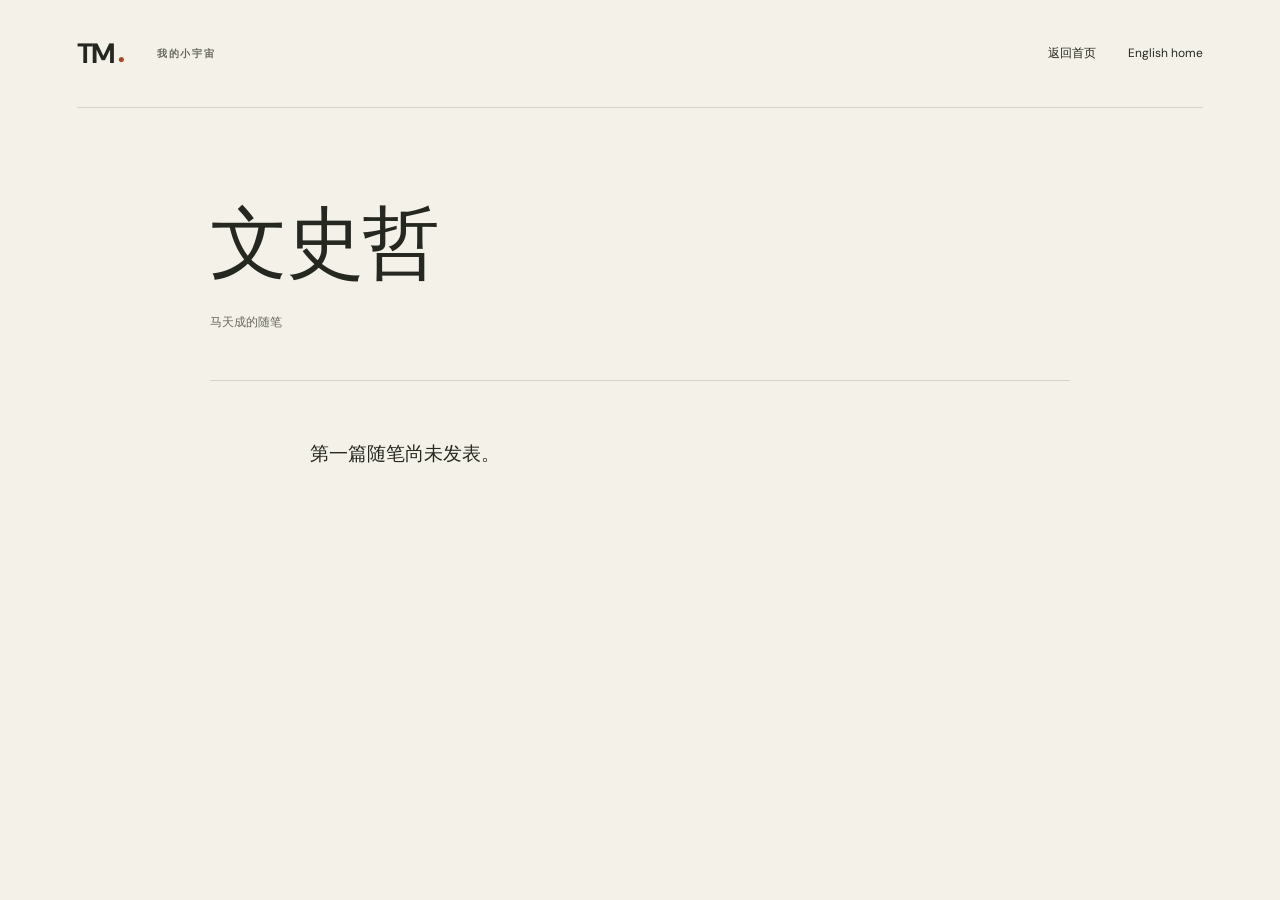
<file: essays.html>
<!doctype html>
<html lang="zh-CN">
<head>
  <meta charset="utf-8">
  <meta name="viewport" content="width=device-width,initial-scale=1">
  <meta name="theme-color" content="#f4f1e9">
  <title>文史哲 · 马天成</title>
  <link rel="icon" href="assets/favicon.svg" type="image/svg+xml">
  <link rel="stylesheet" href="style.css">
</head>
<body>
  <a class="skip" href="#main">跳至正文</a>
  <header class="masthead wrap">
    <a class="wordmark" href="index-zh.html" aria-label="马天成的主页">TM<span class="orbit-dot">●</span></a>
    <span class="edition">我的小宇宙</span>
    <nav aria-label="主导航">
      <a href="index-zh.html#essays">返回首页</a>
      <a href="index.html#essays" lang="en">English home</a>
    </nav>
  </header>
  <main id="main" class="reading-page wrap">
    <header class="reading-heading">
      <h1>文史哲</h1>
      <p class="reading-byline">马天成的随笔</p>
    </header>
    <div class="reading-prose">
      <!-- 在此处添加新文章，最新一篇放在最上方。格式见 EDITING-STORIES.md。 -->
      <p>第一篇随笔尚未发表。</p>
    </div>
  </main>
</body>
</html>
</file>
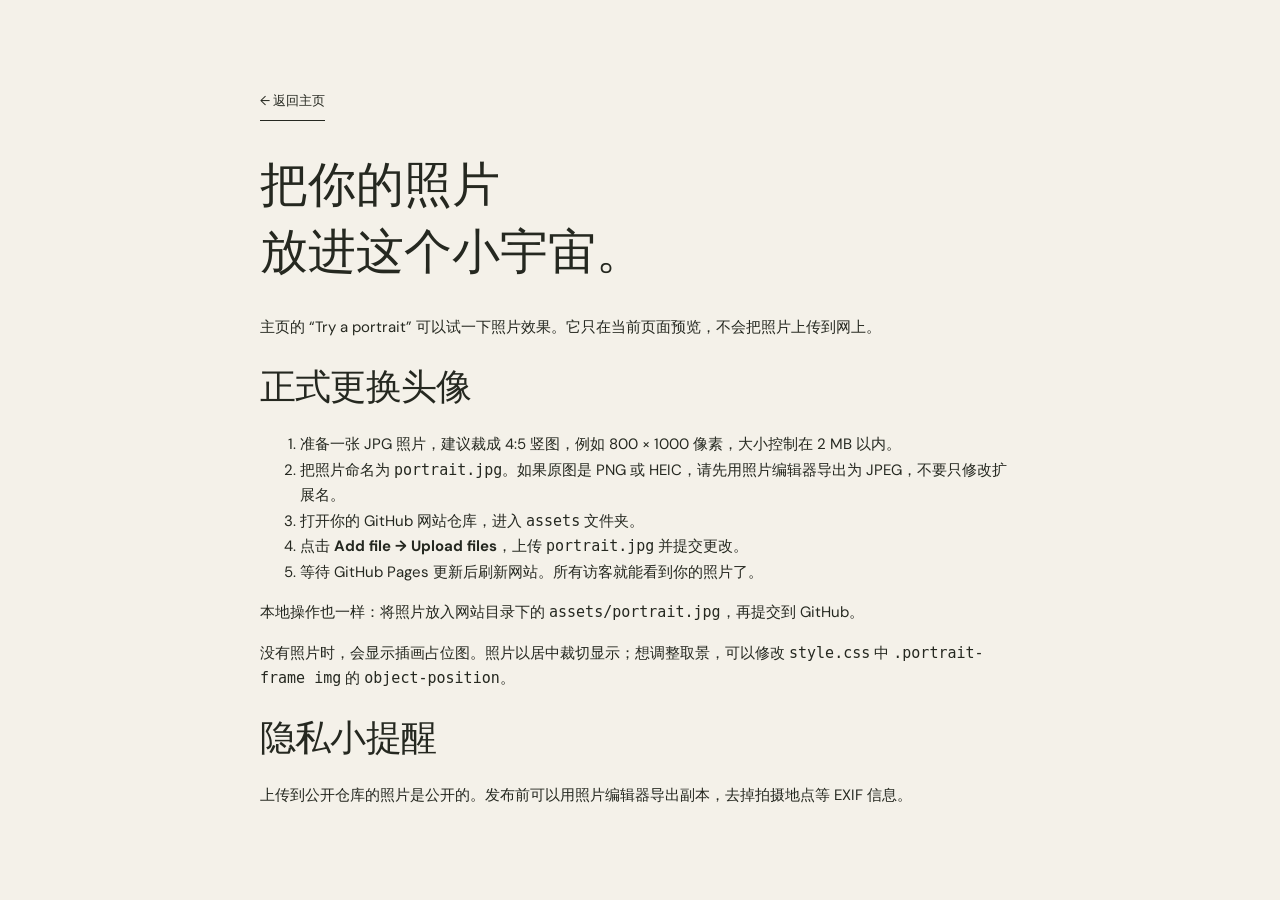
<file: PHOTO-GUIDE.html>
<!doctype html><html lang="zh-CN"><head><meta charset="utf-8"><meta name="viewport" content="width=device-width,initial-scale=1"><title>更换头像 · 马天成</title><link rel="stylesheet" href="style.css"></head><body><main class="wrap" style="max-width:760px;padding:60px 0"><a class="text-link" href="index.html">← 返回主页</a><h1 style="font-size:48px;letter-spacing:0;line-height:1.4">把你的照片<br>放进这个小宇宙。</h1><p>主页的 “Try a portrait” 可以试一下照片效果。它只在当前页面预览，不会把照片上传到网上。</p><h2>正式更换头像</h2><ol><li>准备一张 JPG 照片，建议裁成 4:5 竖图，例如 800 × 1000 像素，大小控制在 2 MB 以内。</li><li>把照片命名为 <code>portrait.jpg</code>。如果原图是 PNG 或 HEIC，请先用照片编辑器导出为 JPEG，不要只修改扩展名。</li><li>打开你的 GitHub 网站仓库，进入 <code>assets</code> 文件夹。</li><li>点击 <strong>Add file → Upload files</strong>，上传 <code>portrait.jpg</code> 并提交更改。</li><li>等待 GitHub Pages 更新后刷新网站。所有访客就能看到你的照片了。</li></ol><p>本地操作也一样：将照片放入网站目录下的 <code>assets/portrait.jpg</code>，再提交到 GitHub。</p><p>没有照片时，会显示插画占位图。照片以居中裁切显示；想调整取景，可以修改 <code>style.css</code> 中 <code>.portrait-frame img</code> 的 <code>object-position</code>。</p><h2>隐私小提醒</h2><p>上传到公开仓库的照片是公开的。发布前可以用照片编辑器导出副本，去掉拍摄地点等 EXIF 信息。</p></main></body></html>
</file>
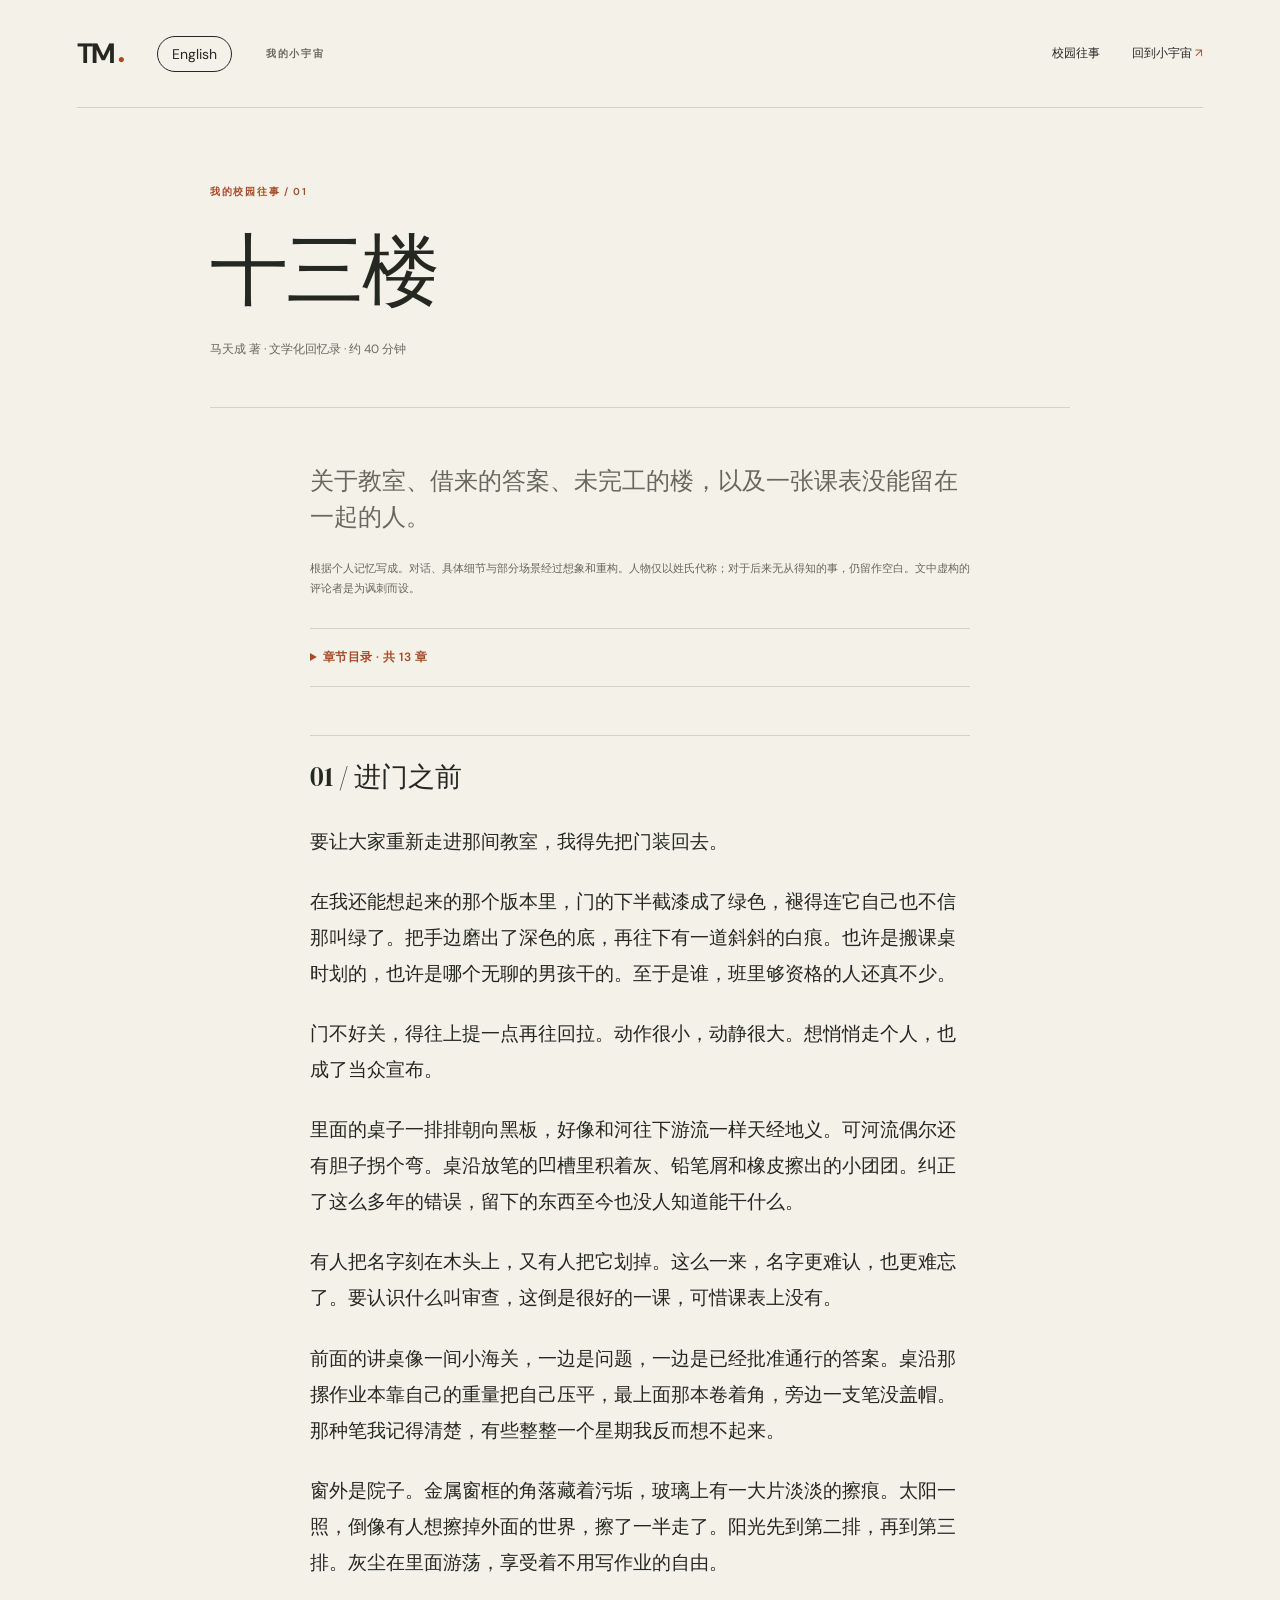
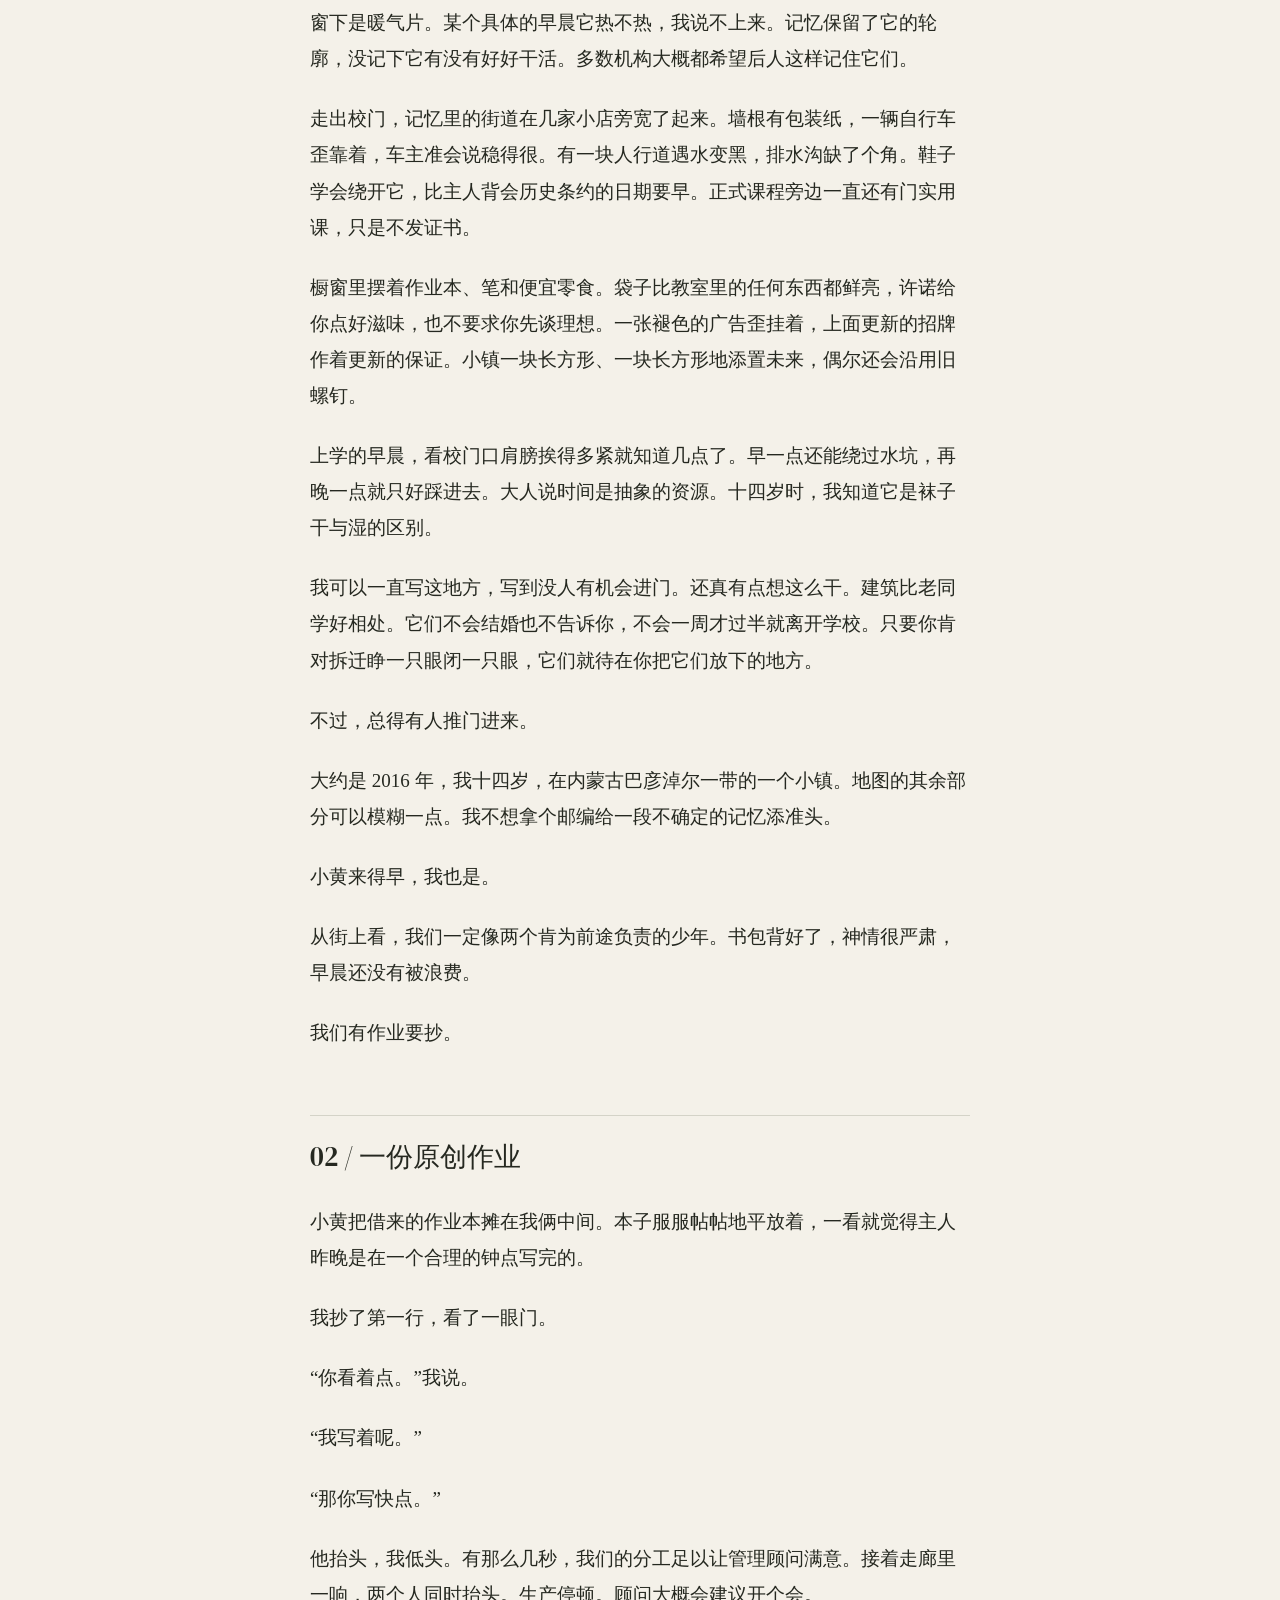
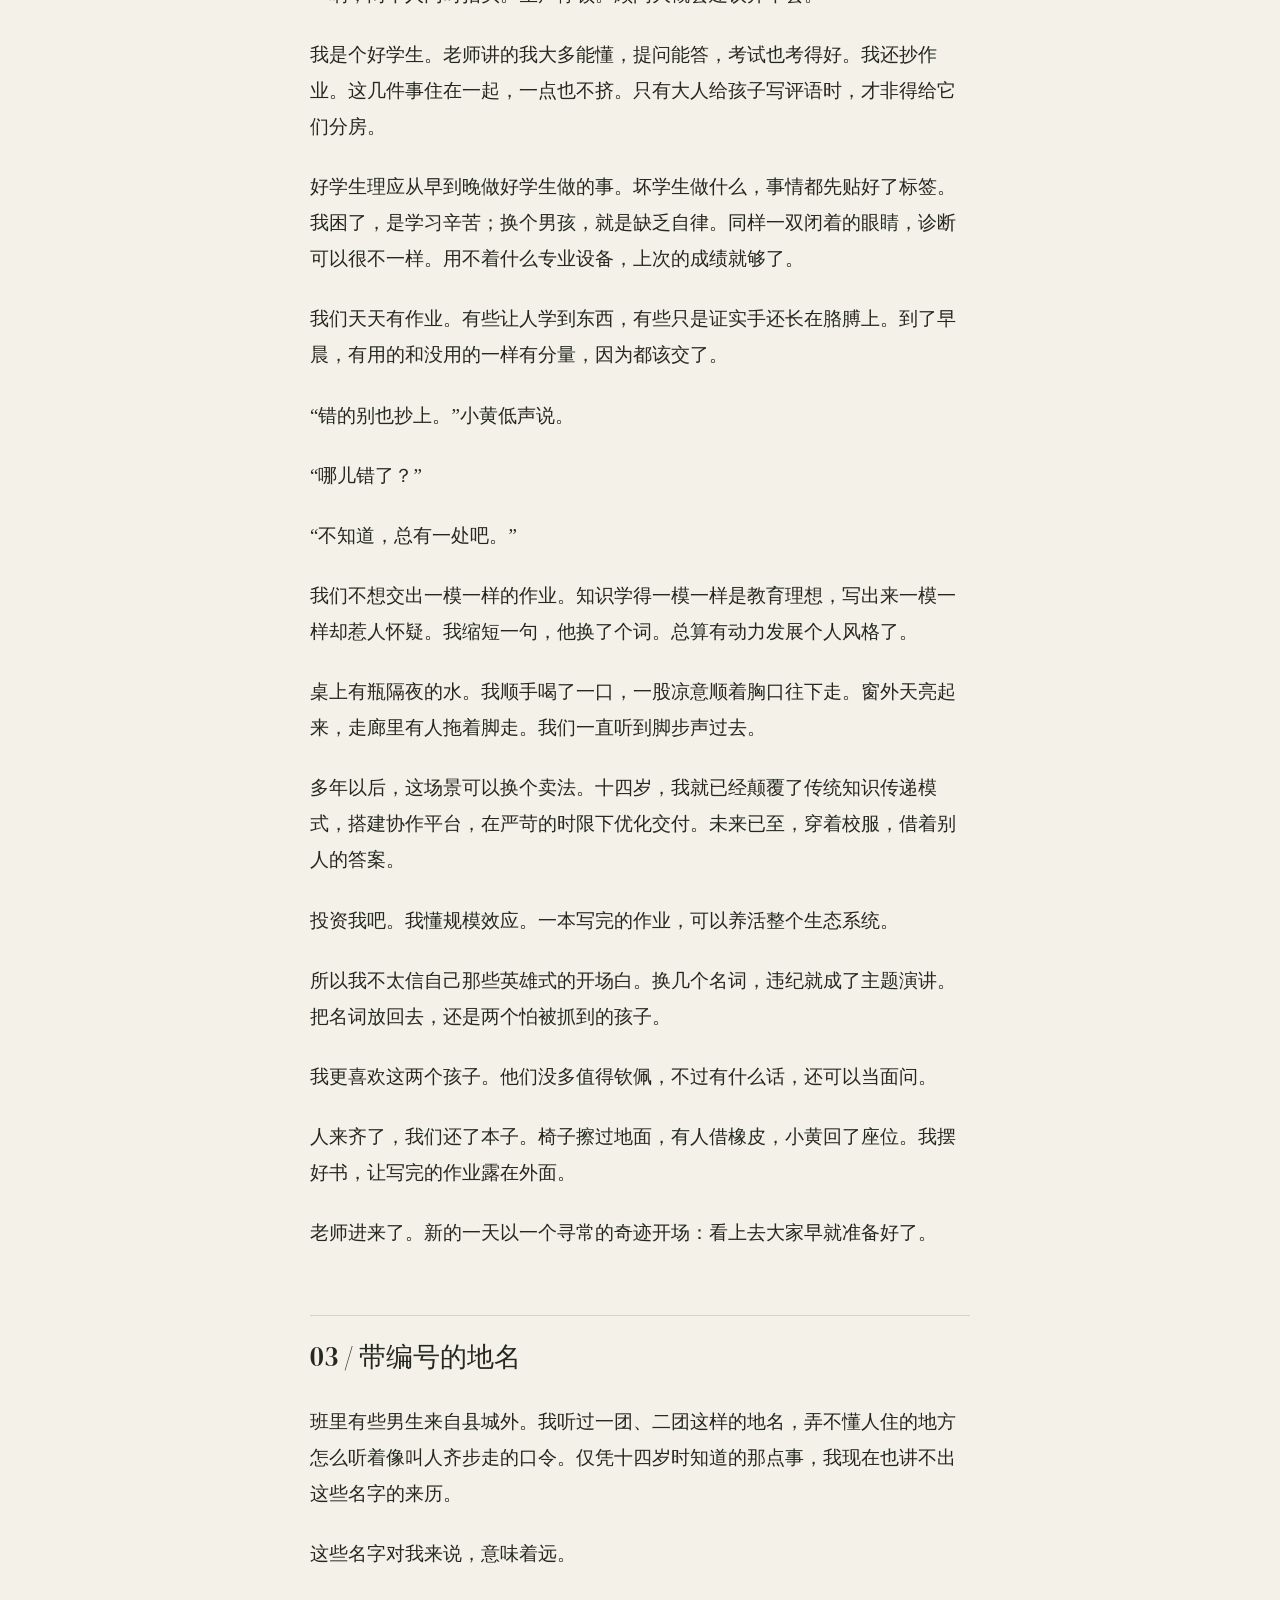
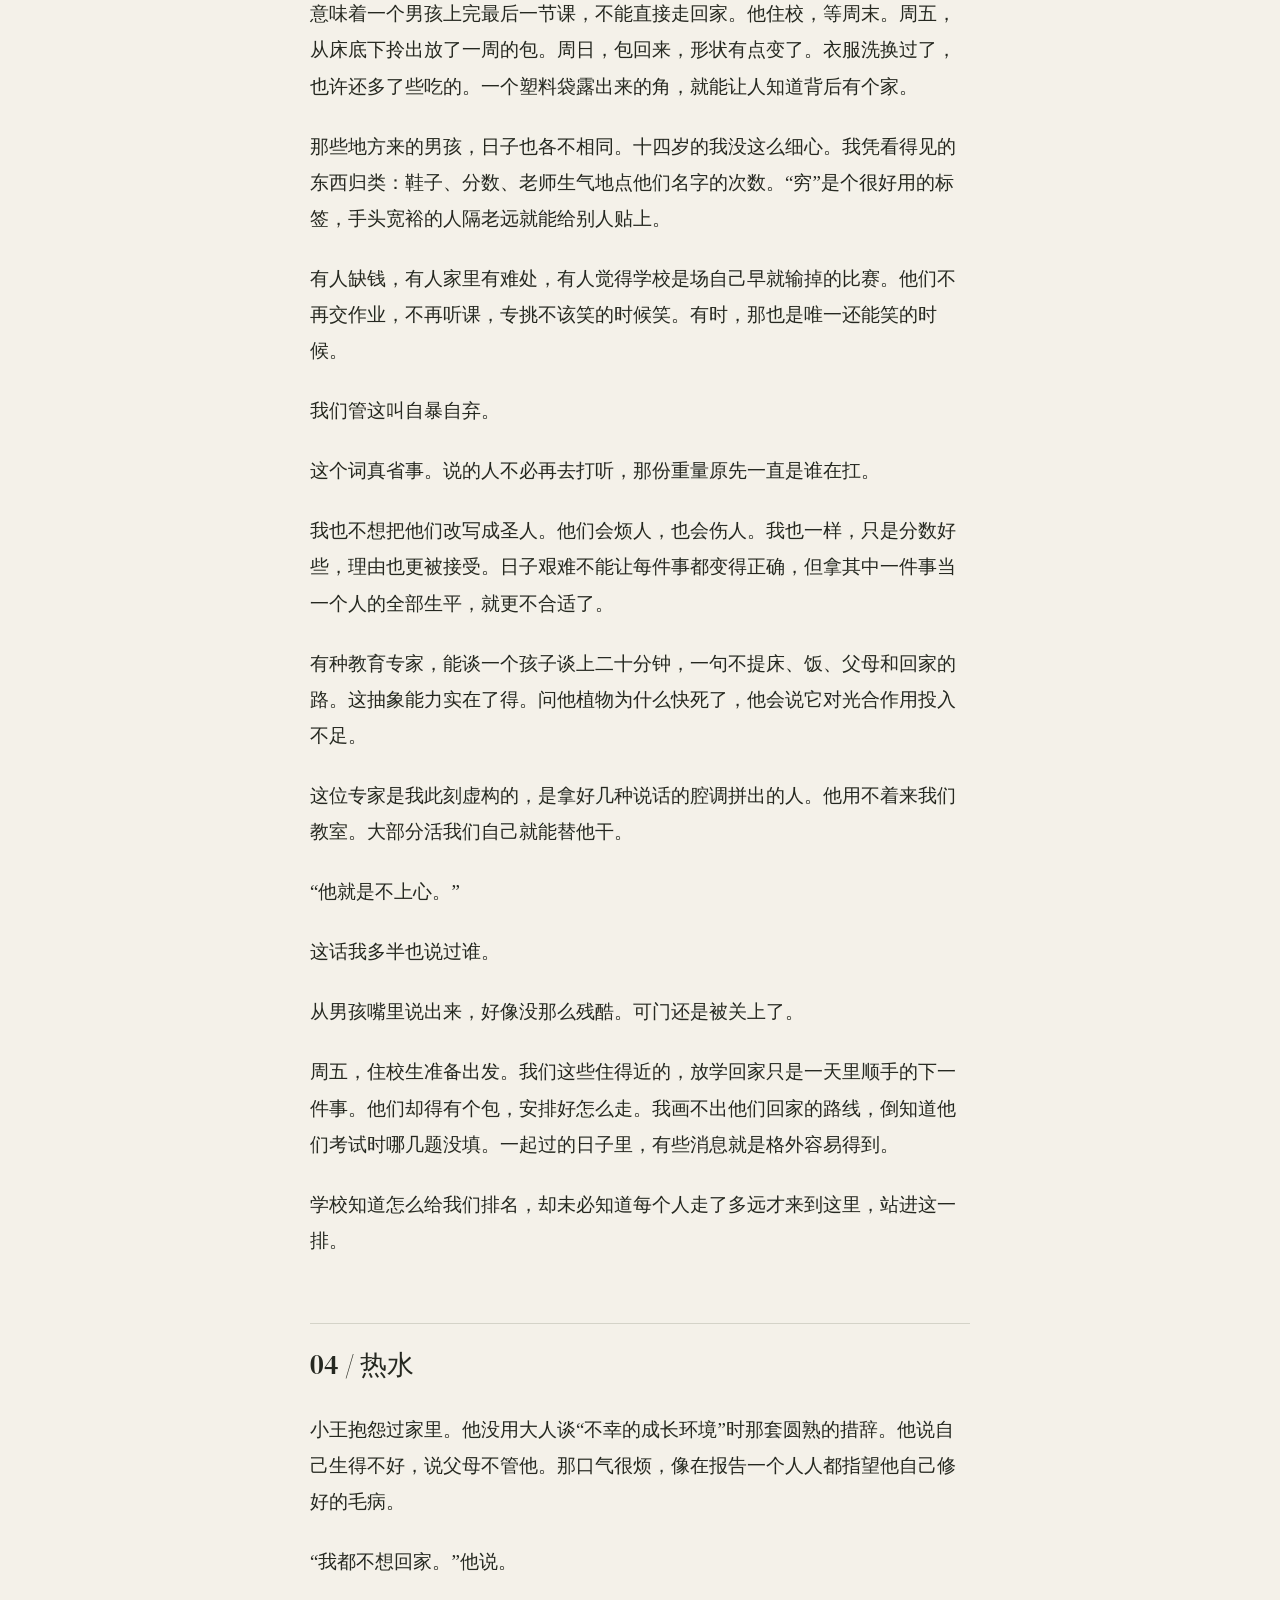
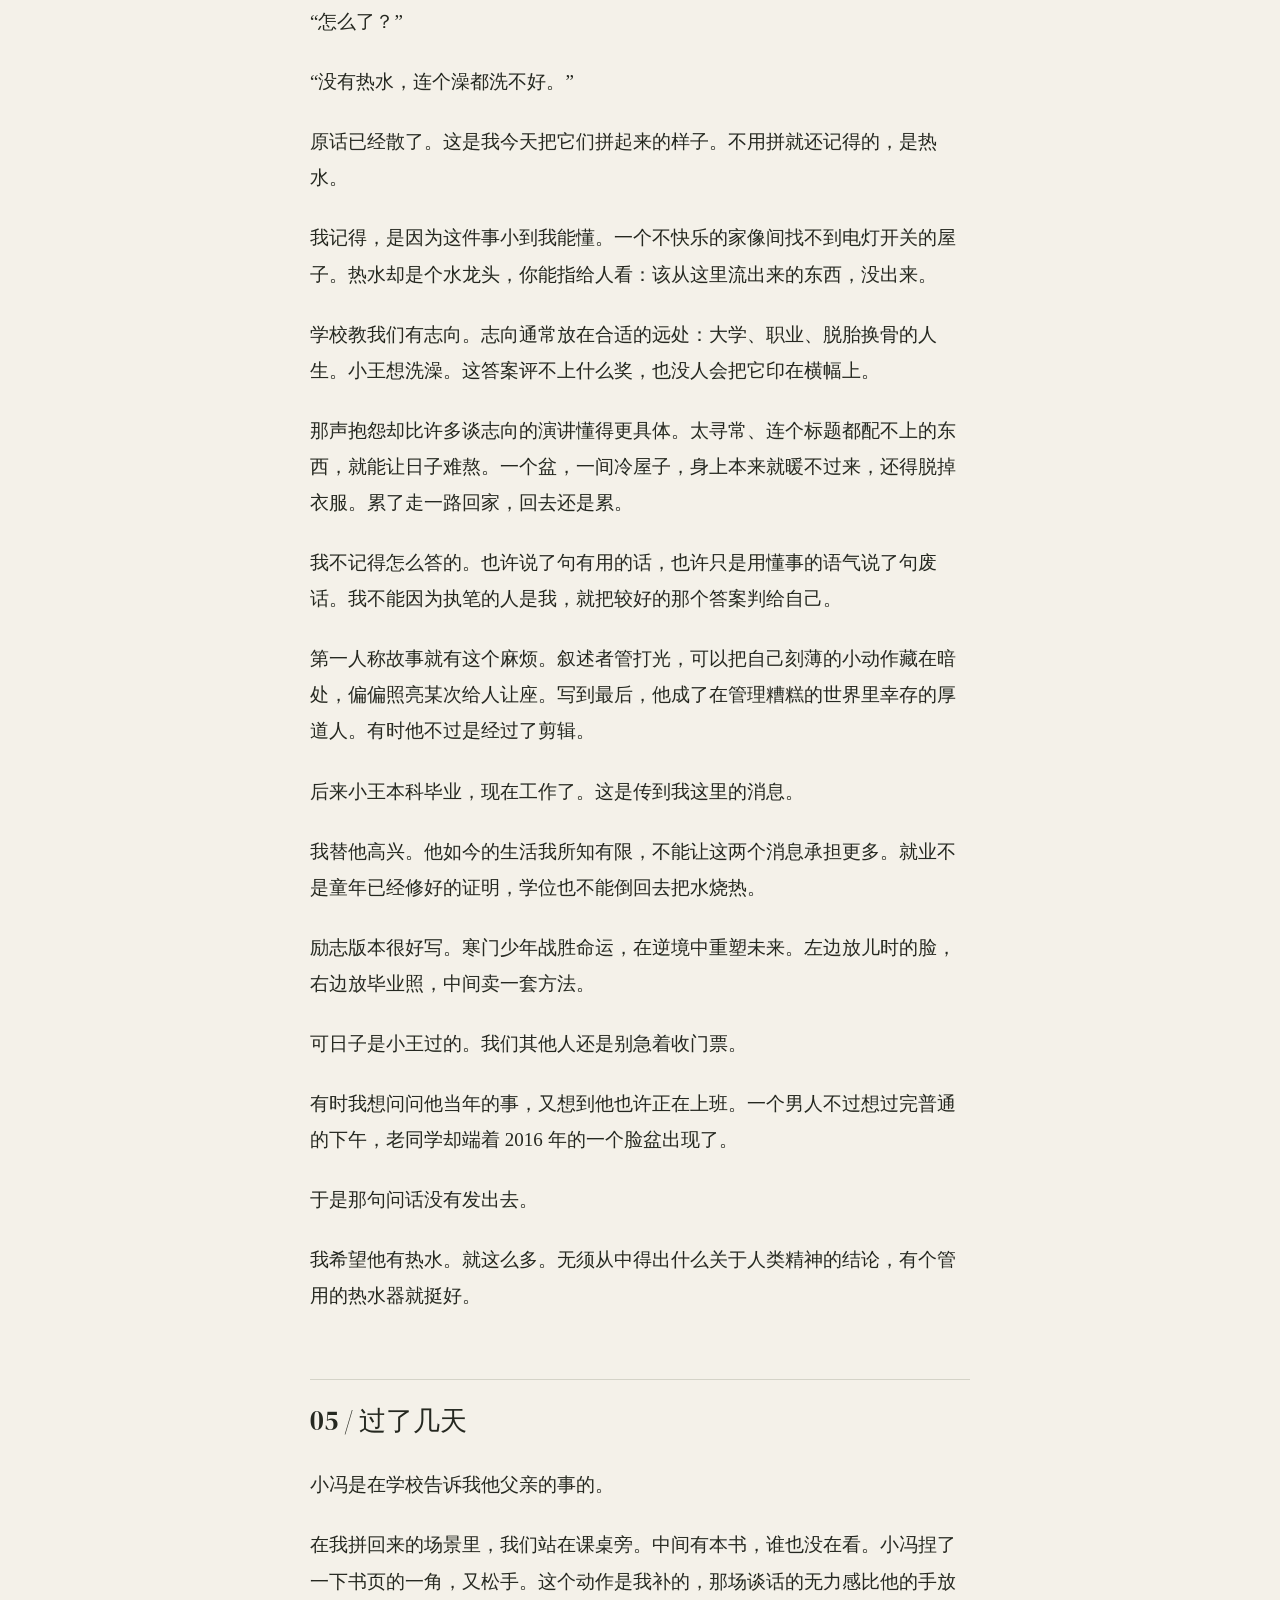
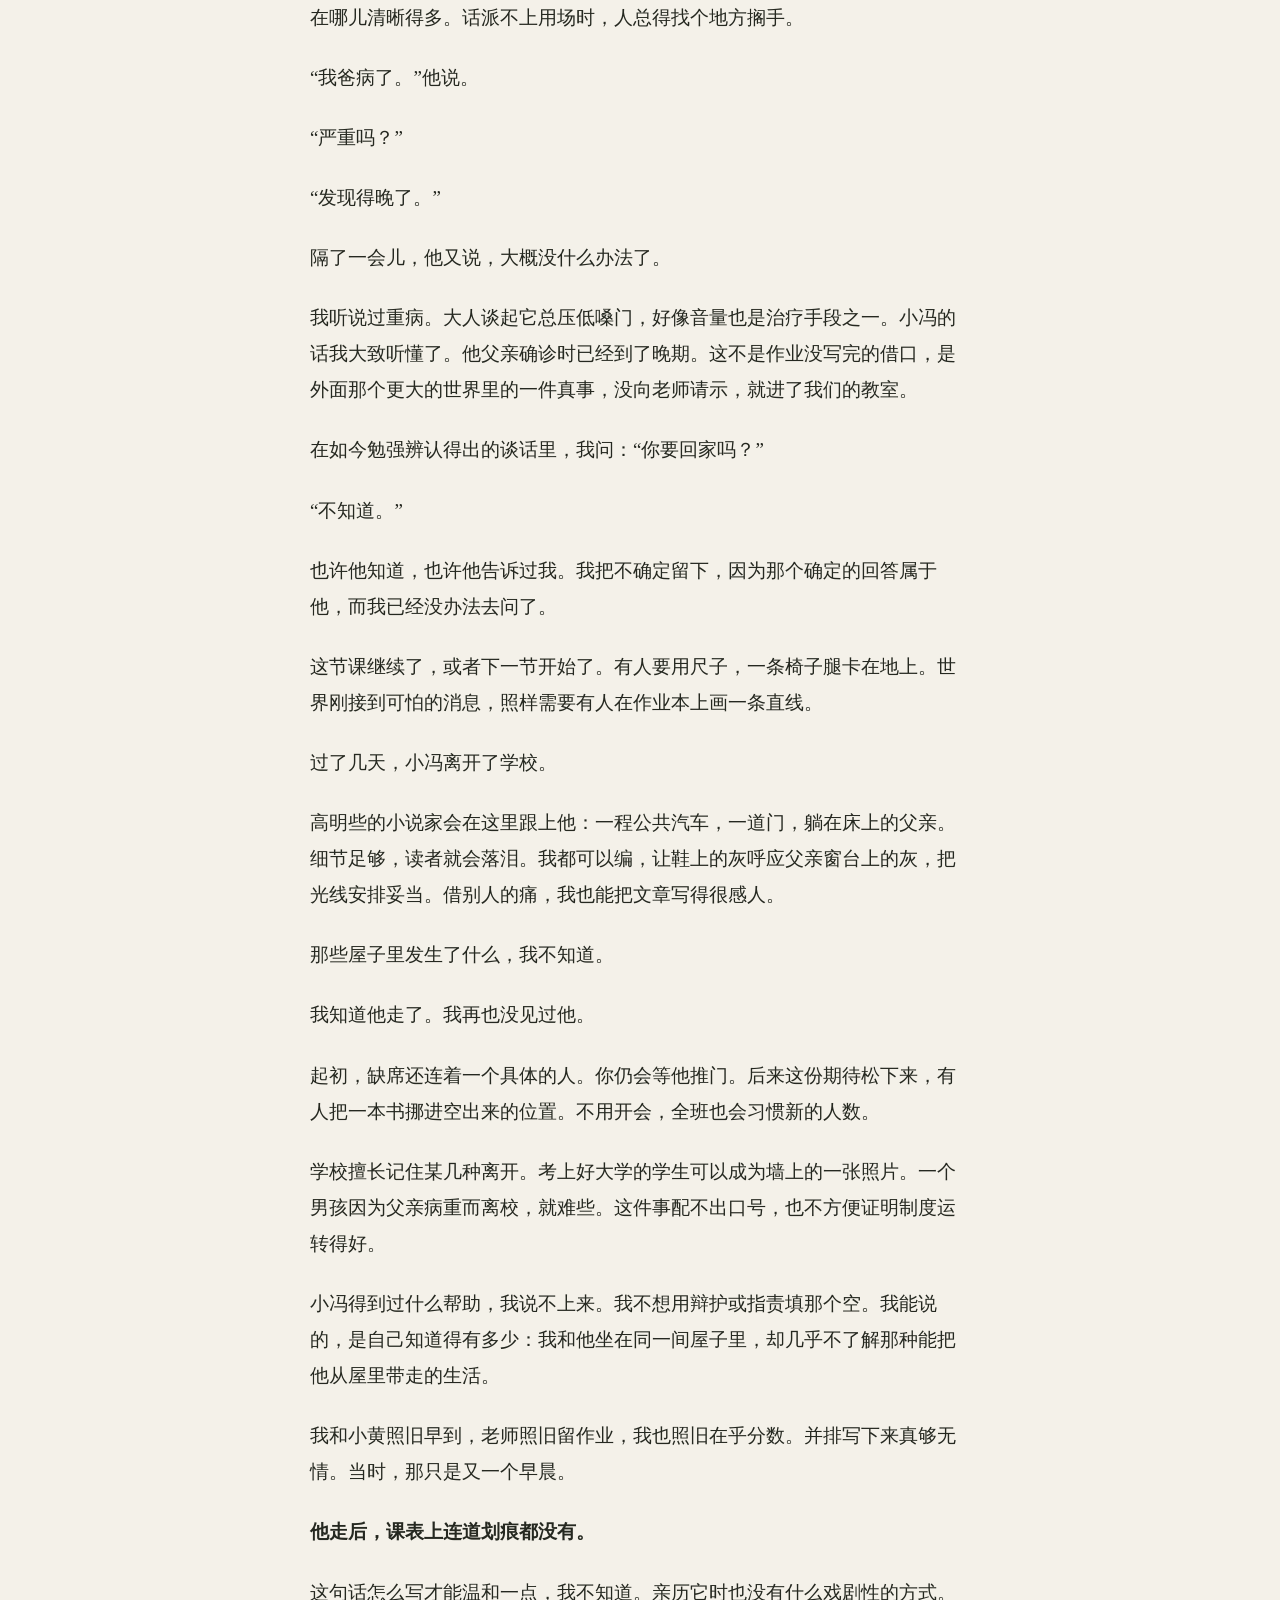
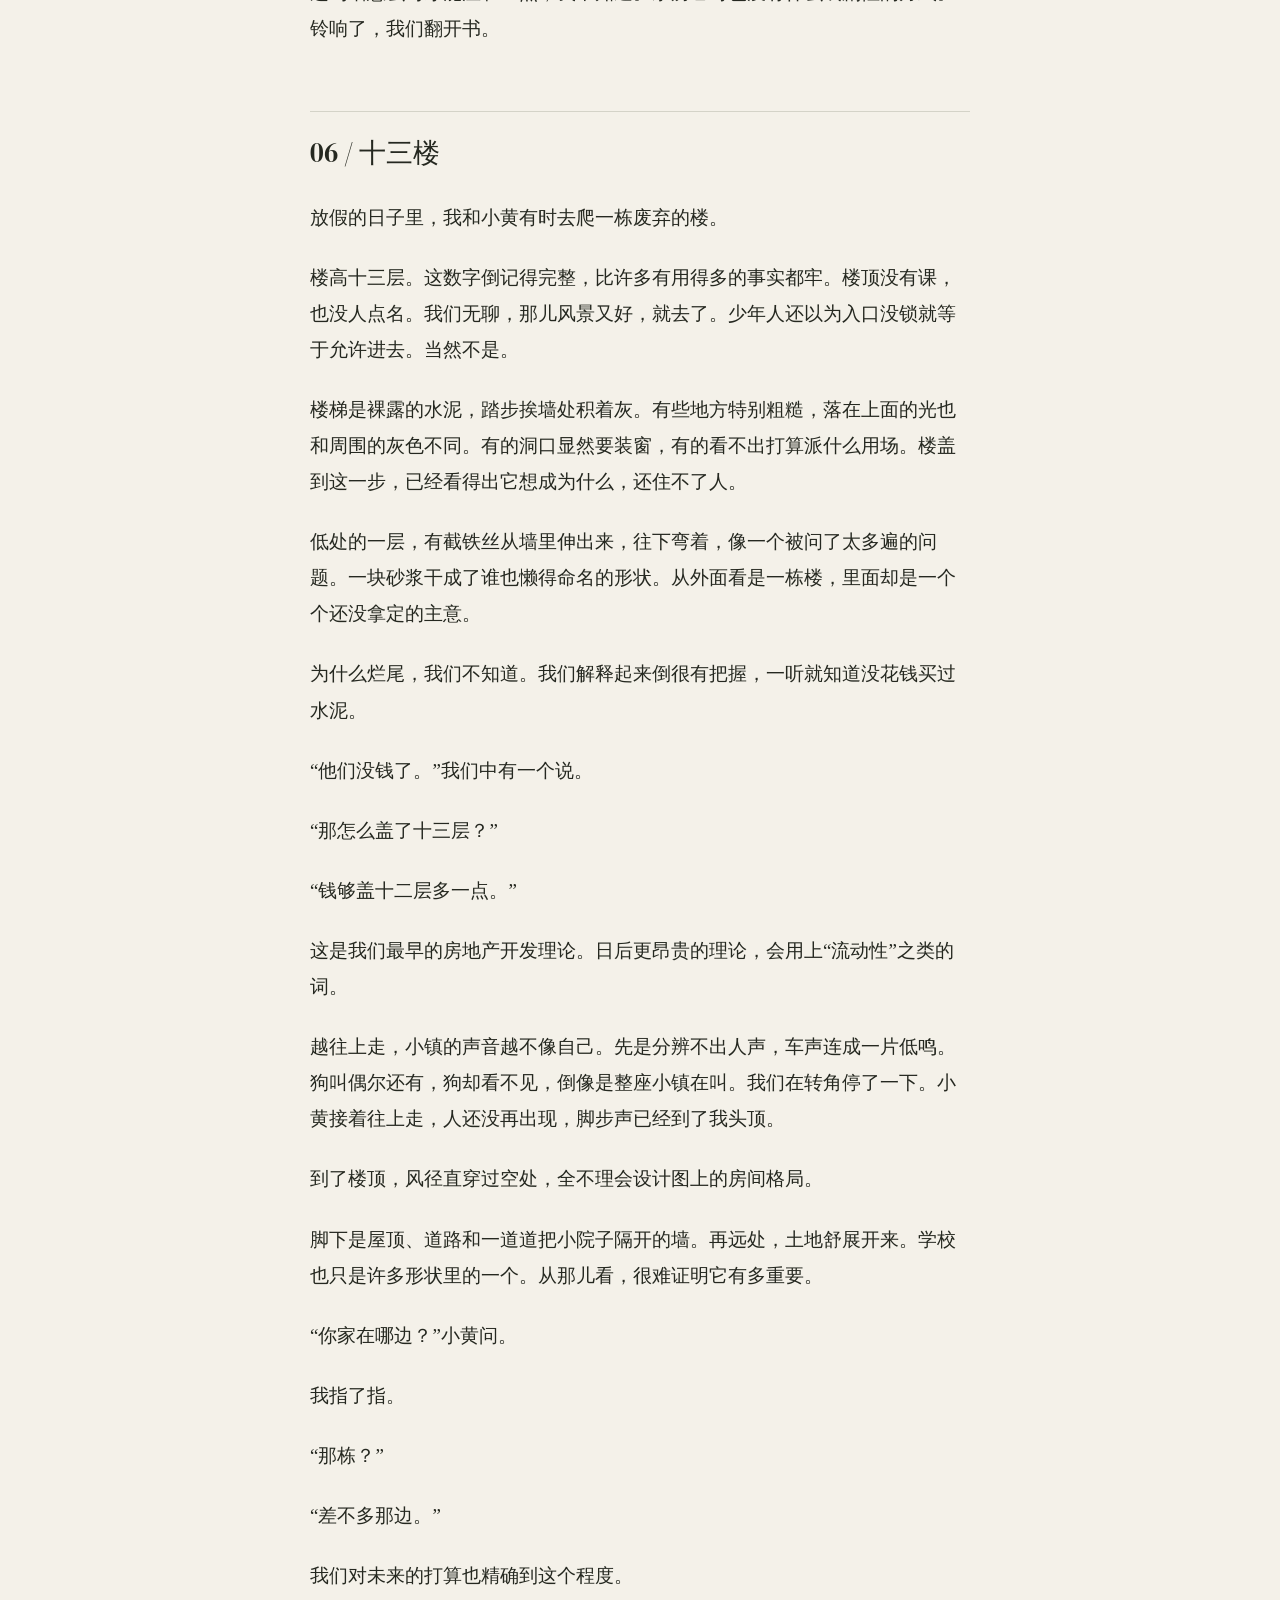
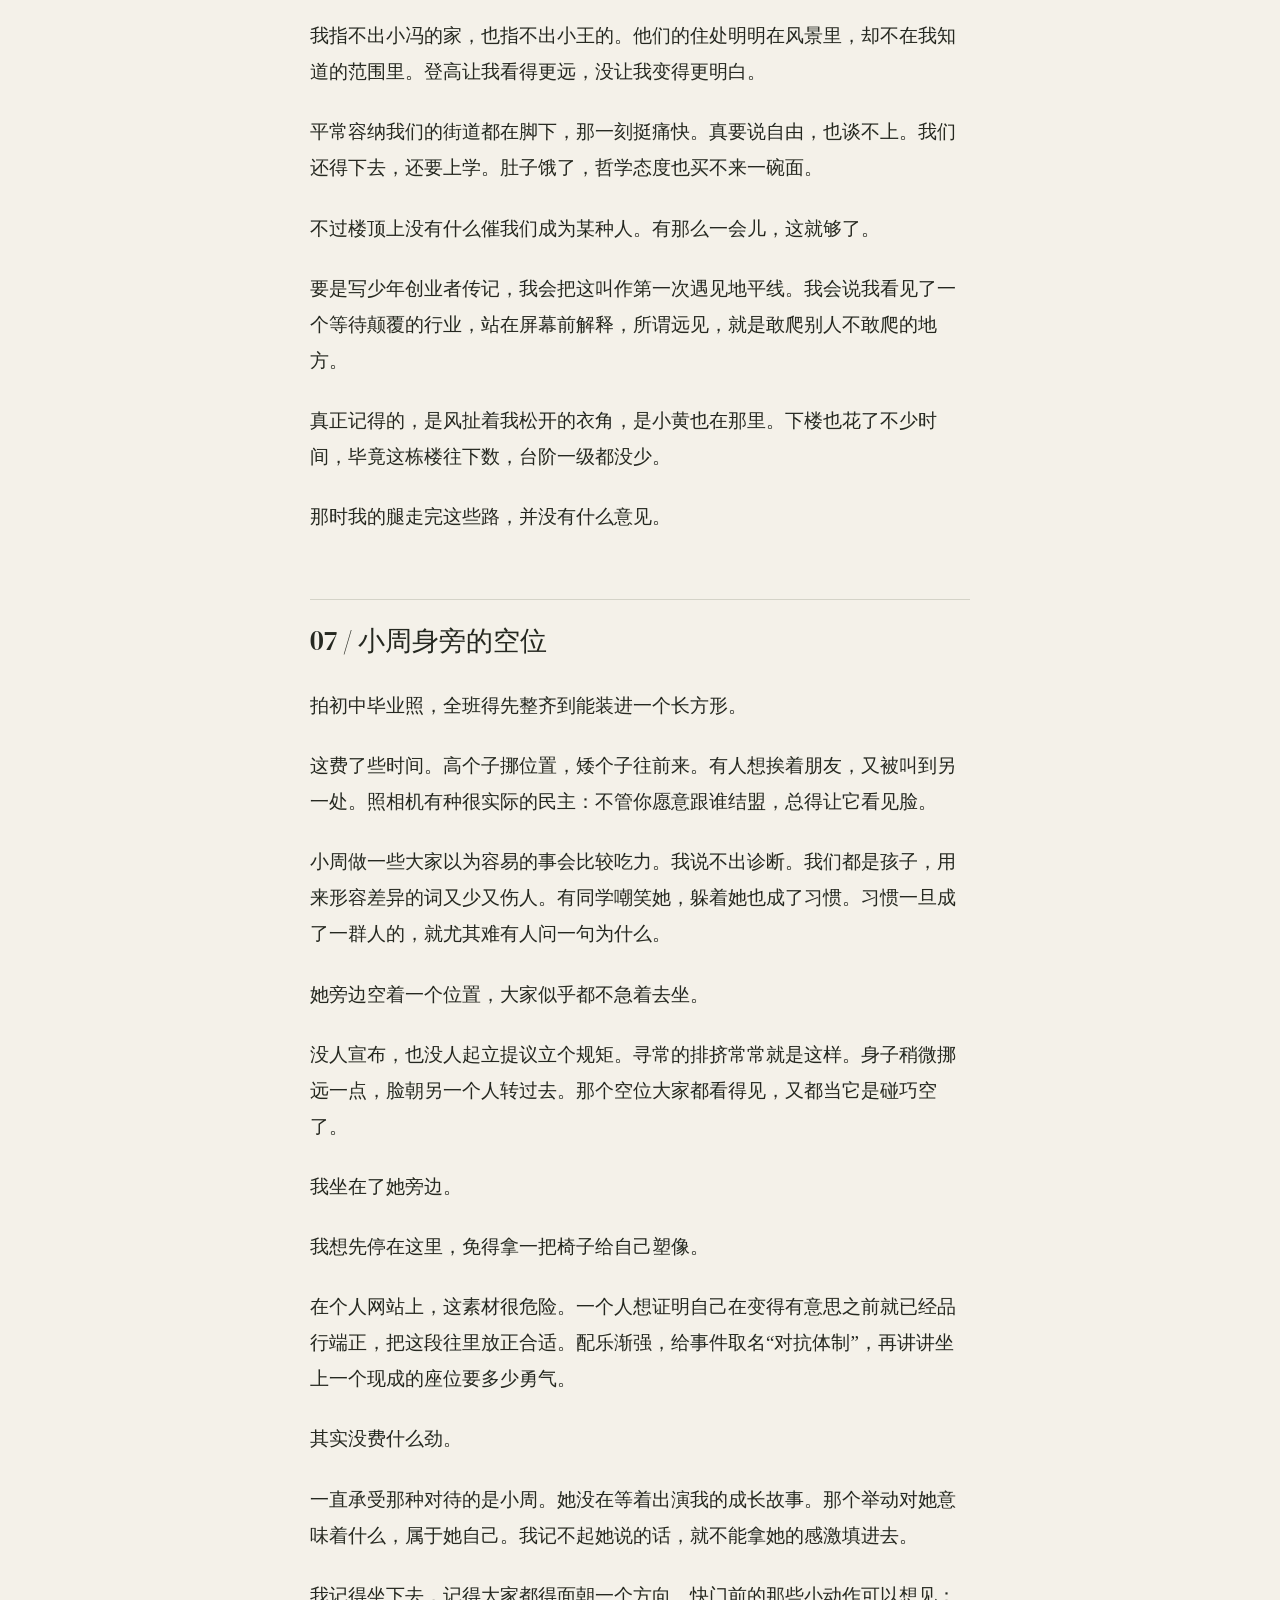
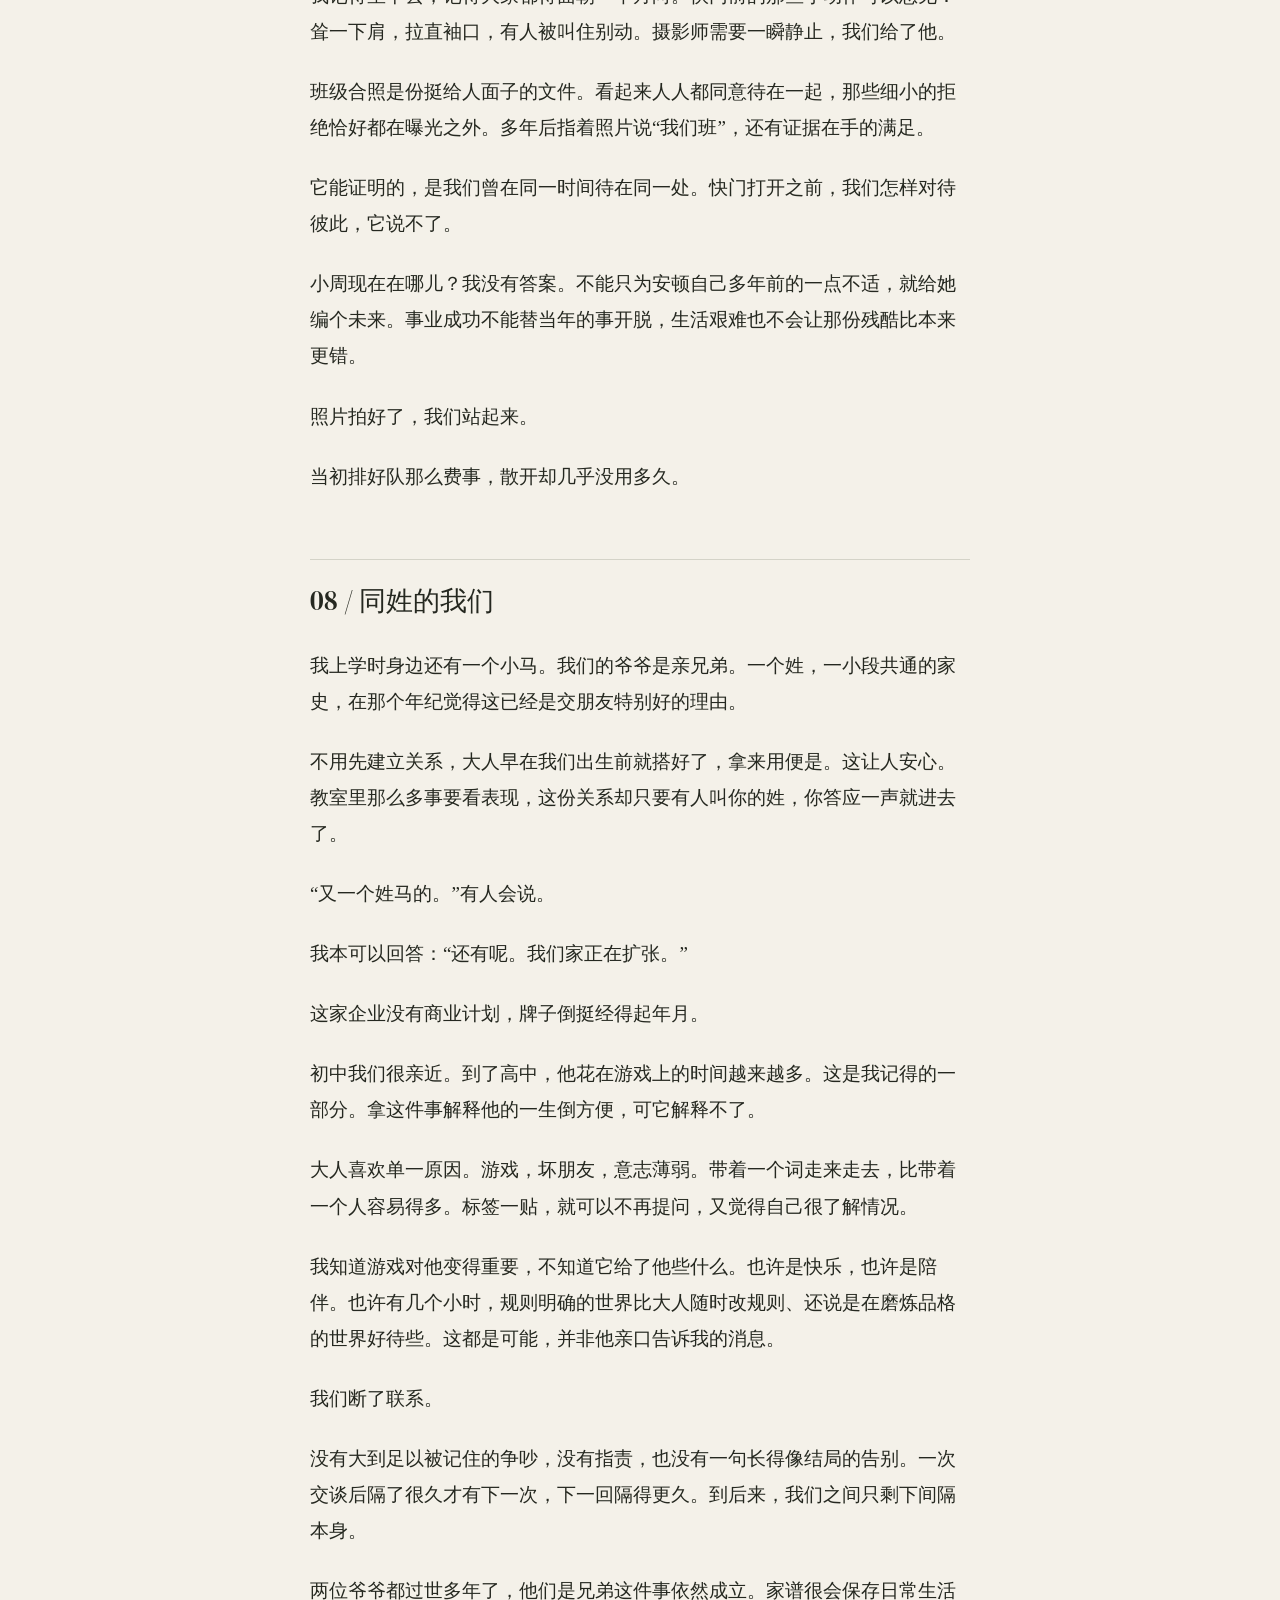
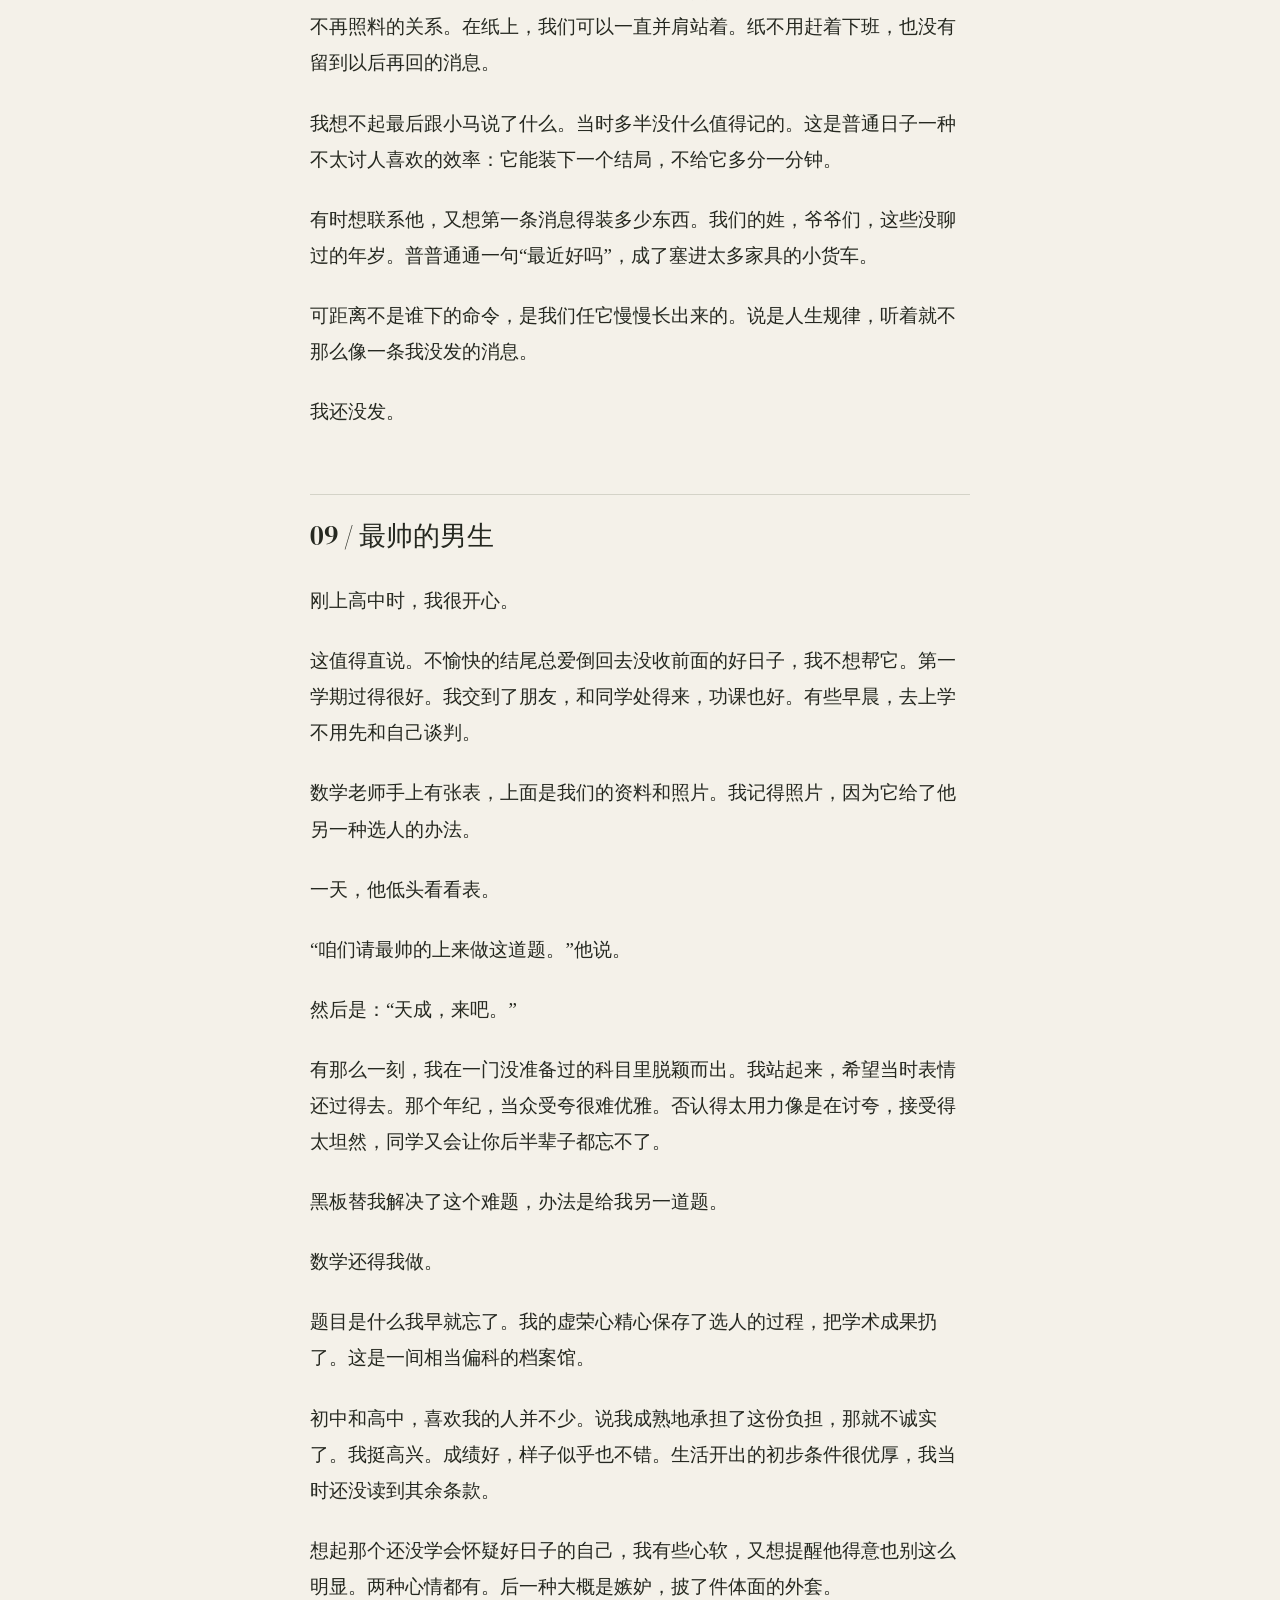
<file: school-memories-zh.html>
<!doctype html>
<html lang="zh-CN">
<head>
  <meta charset="utf-8">
  <meta name="viewport" content="width=device-width,initial-scale=1">
  <meta name="theme-color" content="#f4f1e9">
  <meta name="description" content="《十三楼》——马天成回忆校园里的清晨、一栋未完工的楼、失去联系的同学，以及后来的日子。">
  <title>十三楼 · 校园往事 · 马天成</title>
  <link rel="icon" href="assets/favicon.svg" type="image/svg+xml">
  <link rel="stylesheet" href="style.css">
</head>
<body>
<a class="skip" href="#story">跳至正文</a>
<header class="masthead wrap">
  <a class="wordmark" href="index-zh.html" aria-label="马天成的主页">TM<span class="orbit-dot">●</span></a>
  <a class="language-switch" href="school-memories.html" hreflang="en" lang="en">English</a>
  <span class="edition">我的小宇宙</span>
  <nav aria-label="主导航"><a href="index-zh.html#school-memories">校园往事</a><a href="index-zh.html">回到小宇宙 <span>↗</span></a></nav>
</header>
<main id="story" class="reading-page wrap">
  <header class="reading-heading">
    <p class="eyebrow">我的校园往事 / 01</p>
    <!-- EDIT TITLE BELOW; also update the page title and homepage link. -->
    <h1 id="story-title">十三楼</h1>
    <p class="reading-byline">马天成 著 · 文学化回忆录 · 约 40 分钟</p>
  </header>
  <p class="reading-introduction">关于教室、借来的答案、未完工的楼，以及一张课表没能留在一起的人。</p>
  <p class="reading-note reading-preface">根据个人记忆写成。对话、具体细节与部分场景经过想象和重构。人物仅以姓氏代称；对于后来无从得知的事，仍留作空白。文中虚构的评论者是为讽刺而设。</p>
  <details class="reading-contents">
    <summary>章节目录 · 共 13 章</summary>
    <ol>
      <li><a href="#chapter-01">01 / 进门之前</a></li>
      <li><a href="#chapter-02">02 / 一份原创作业</a></li>
      <li><a href="#chapter-03">03 / 带编号的地名</a></li>
      <li><a href="#chapter-04">04 / 热水</a></li>
      <li><a href="#chapter-05">05 / 过了几天</a></li>
      <li><a href="#chapter-06">06 / 十三楼</a></li>
      <li><a href="#chapter-07">07 / 小周身旁的空位</a></li>
      <li><a href="#chapter-08">08 / 同姓的我们</a></li>
      <li><a href="#chapter-09">09 / 最帅的男生</a></li>
      <li><a href="#chapter-10">10 / 更好的教室</a></li>
      <li><a href="#chapter-11">11 / 代表学校</a></li>
      <li><a href="#chapter-12">12 / 从课桌到门口</a></li>
      <li><a href="#chapter-13">13 / 镜头外的人</a></li>
    </ol>
  </details>
  <article class="story-prose reading-prose" aria-labelledby="story-title">
    <!-- STORY TEXT START: edit paragraphs below. Keep chapter IDs for the contents links. -->
    <section class="story-chapter" aria-labelledby="chapter-01">
      <h2 id="chapter-01">01 / 进门之前</h2>
      <p>要让大家重新走进那间教室，我得先把门装回去。</p>
      <p>在我还能想起来的那个版本里，门的下半截漆成了绿色，褪得连它自己也不信那叫绿了。把手边磨出了深色的底，再往下有一道斜斜的白痕。也许是搬课桌时划的，也许是哪个无聊的男孩干的。至于是谁，班里够资格的人还真不少。</p>
      <p>门不好关，得往上提一点再往回拉。动作很小，动静很大。想悄悄走个人，也成了当众宣布。</p>
      <p>里面的桌子一排排朝向黑板，好像和河往下游流一样天经地义。可河流偶尔还有胆子拐个弯。桌沿放笔的凹槽里积着灰、铅笔屑和橡皮擦出的小团团。纠正了这么多年的错误，留下的东西至今也没人知道能干什么。</p>
      <p>有人把名字刻在木头上，又有人把它划掉。这么一来，名字更难认，也更难忘了。要认识什么叫审查，这倒是很好的一课，可惜课表上没有。</p>
      <p>前面的讲桌像一间小海关，一边是问题，一边是已经批准通行的答案。桌沿那摞作业本靠自己的重量把自己压平，最上面那本卷着角，旁边一支笔没盖帽。那种笔我记得清楚，有些整整一个星期我反而想不起来。</p>
      <p>窗外是院子。金属窗框的角落藏着污垢，玻璃上有一大片淡淡的擦痕。太阳一照，倒像有人想擦掉外面的世界，擦了一半走了。阳光先到第二排，再到第三排。灰尘在里面游荡，享受着不用写作业的自由。</p>
      <p>窗下是暖气片。某个具体的早晨它热不热，我说不上来。记忆保留了它的轮廓，没记下它有没有好好干活。多数机构大概都希望后人这样记住它们。</p>
      <p>走出校门，记忆里的街道在几家小店旁宽了起来。墙根有包装纸，一辆自行车歪靠着，车主准会说稳得很。有一块人行道遇水变黑，排水沟缺了个角。鞋子学会绕开它，比主人背会历史条约的日期要早。正式课程旁边一直还有门实用课，只是不发证书。</p>
      <p>橱窗里摆着作业本、笔和便宜零食。袋子比教室里的任何东西都鲜亮，许诺给你点好滋味，也不要求你先谈理想。一张褪色的广告歪挂着，上面更新的招牌作着更新的保证。小镇一块长方形、一块长方形地添置未来，偶尔还会沿用旧螺钉。</p>
      <p>上学的早晨，看校门口肩膀挨得多紧就知道几点了。早一点还能绕过水坑，再晚一点就只好踩进去。大人说时间是抽象的资源。十四岁时，我知道它是袜子干与湿的区别。</p>
      <p>我可以一直写这地方，写到没人有机会进门。还真有点想这么干。建筑比老同学好相处。它们不会结婚也不告诉你，不会一周才过半就离开学校。只要你肯对拆迁睁一只眼闭一只眼，它们就待在你把它们放下的地方。</p>
      <p>不过，总得有人推门进来。</p>
      <p>大约是 2016 年，我十四岁，在内蒙古巴彦淖尔一带的一个小镇。地图的其余部分可以模糊一点。我不想拿个邮编给一段不确定的记忆添准头。</p>
      <p>小黄来得早，我也是。</p>
      <p>从街上看，我们一定像两个肯为前途负责的少年。书包背好了，神情很严肃，早晨还没有被浪费。</p>
      <p>我们有作业要抄。</p>
    </section>
    <section class="story-chapter" aria-labelledby="chapter-02">
      <h2 id="chapter-02">02 / 一份原创作业</h2>
      <p>小黄把借来的作业本摊在我俩中间。本子服服帖帖地平放着，一看就觉得主人昨晚是在一个合理的钟点写完的。</p>
      <p>我抄了第一行，看了一眼门。</p>
      <p>“你看着点。”我说。</p>
      <p>“我写着呢。”</p>
      <p>“那你写快点。”</p>
      <p>他抬头，我低头。有那么几秒，我们的分工足以让管理顾问满意。接着走廊里一响，两个人同时抬头。生产停顿。顾问大概会建议开个会。</p>
      <p>我是个好学生。老师讲的我大多能懂，提问能答，考试也考得好。我还抄作业。这几件事住在一起，一点也不挤。只有大人给孩子写评语时，才非得给它们分房。</p>
      <p>好学生理应从早到晚做好学生做的事。坏学生做什么，事情都先贴好了标签。我困了，是学习辛苦；换个男孩，就是缺乏自律。同样一双闭着的眼睛，诊断可以很不一样。用不着什么专业设备，上次的成绩就够了。</p>
      <p>我们天天有作业。有些让人学到东西，有些只是证实手还长在胳膊上。到了早晨，有用的和没用的一样有分量，因为都该交了。</p>
      <p>“错的别也抄上。”小黄低声说。</p>
      <p>“哪儿错了？”</p>
      <p>“不知道，总有一处吧。”</p>
      <p>我们不想交出一模一样的作业。知识学得一模一样是教育理想，写出来一模一样却惹人怀疑。我缩短一句，他换了个词。总算有动力发展个人风格了。</p>
      <p>桌上有瓶隔夜的水。我顺手喝了一口，一股凉意顺着胸口往下走。窗外天亮起来，走廊里有人拖着脚走。我们一直听到脚步声过去。</p>
      <p>多年以后，这场景可以换个卖法。十四岁，我就已经颠覆了传统知识传递模式，搭建协作平台，在严苛的时限下优化交付。未来已至，穿着校服，借着别人的答案。</p>
      <p>投资我吧。我懂规模效应。一本写完的作业，可以养活整个生态系统。</p>
      <p>所以我不太信自己那些英雄式的开场白。换几个名词，违纪就成了主题演讲。把名词放回去，还是两个怕被抓到的孩子。</p>
      <p>我更喜欢这两个孩子。他们没多值得钦佩，不过有什么话，还可以当面问。</p>
      <p>人来齐了，我们还了本子。椅子擦过地面，有人借橡皮，小黄回了座位。我摆好书，让写完的作业露在外面。</p>
      <p>老师进来了。新的一天以一个寻常的奇迹开场：看上去大家早就准备好了。</p>
    </section>
    <section class="story-chapter" aria-labelledby="chapter-03">
      <h2 id="chapter-03">03 / 带编号的地名</h2>
      <p>班里有些男生来自县城外。我听过一团、二团这样的地名，弄不懂人住的地方怎么听着像叫人齐步走的口令。仅凭十四岁时知道的那点事，我现在也讲不出这些名字的来历。</p>
      <p>这些名字对我来说，意味着远。</p>
      <p>意味着一个男孩上完最后一节课，不能直接走回家。他住校，等周末。周五，从床底下拎出放了一周的包。周日，包回来，形状有点变了。衣服洗换过了，也许还多了些吃的。一个塑料袋露出来的角，就能让人知道背后有个家。</p>
      <p>那些地方来的男孩，日子也各不相同。十四岁的我没这么细心。我凭看得见的东西归类：鞋子、分数、老师生气地点他们名字的次数。“穷”是个很好用的标签，手头宽裕的人隔老远就能给别人贴上。</p>
      <p>有人缺钱，有人家里有难处，有人觉得学校是场自己早就输掉的比赛。他们不再交作业，不再听课，专挑不该笑的时候笑。有时，那也是唯一还能笑的时候。</p>
      <p>我们管这叫自暴自弃。</p>
      <p>这个词真省事。说的人不必再去打听，那份重量原先一直是谁在扛。</p>
      <p>我也不想把他们改写成圣人。他们会烦人，也会伤人。我也一样，只是分数好些，理由也更被接受。日子艰难不能让每件事都变得正确，但拿其中一件事当一个人的全部生平，就更不合适了。</p>
      <p>有种教育专家，能谈一个孩子谈上二十分钟，一句不提床、饭、父母和回家的路。这抽象能力实在了得。问他植物为什么快死了，他会说它对光合作用投入不足。</p>
      <p>这位专家是我此刻虚构的，是拿好几种说话的腔调拼出的人。他用不着来我们教室。大部分活我们自己就能替他干。</p>
      <p>“他就是不上心。”</p>
      <p>这话我多半也说过谁。</p>
      <p>从男孩嘴里说出来，好像没那么残酷。可门还是被关上了。</p>
      <p>周五，住校生准备出发。我们这些住得近的，放学回家只是一天里顺手的下一件事。他们却得有个包，安排好怎么走。我画不出他们回家的路线，倒知道他们考试时哪几题没填。一起过的日子里，有些消息就是格外容易得到。</p>
      <p>学校知道怎么给我们排名，却未必知道每个人走了多远才来到这里，站进这一排。</p>
    </section>
    <section class="story-chapter" aria-labelledby="chapter-04">
      <h2 id="chapter-04">04 / 热水</h2>
      <p>小王抱怨过家里。他没用大人谈“不幸的成长环境”时那套圆熟的措辞。他说自己生得不好，说父母不管他。那口气很烦，像在报告一个人人都指望他自己修好的毛病。</p>
      <p>“我都不想回家。”他说。</p>
      <p>“怎么了？”</p>
      <p>“没有热水，连个澡都洗不好。”</p>
      <p>原话已经散了。这是我今天把它们拼起来的样子。不用拼就还记得的，是热水。</p>
      <p>我记得，是因为这件事小到我能懂。一个不快乐的家像间找不到电灯开关的屋子。热水却是个水龙头，你能指给人看：该从这里流出来的东西，没出来。</p>
      <p>学校教我们有志向。志向通常放在合适的远处：大学、职业、脱胎换骨的人生。小王想洗澡。这答案评不上什么奖，也没人会把它印在横幅上。</p>
      <p>那声抱怨却比许多谈志向的演讲懂得更具体。太寻常、连个标题都配不上的东西，就能让日子难熬。一个盆，一间冷屋子，身上本来就暖不过来，还得脱掉衣服。累了走一路回家，回去还是累。</p>
      <p>我不记得怎么答的。也许说了句有用的话，也许只是用懂事的语气说了句废话。我不能因为执笔的人是我，就把较好的那个答案判给自己。</p>
      <p>第一人称故事就有这个麻烦。叙述者管打光，可以把自己刻薄的小动作藏在暗处，偏偏照亮某次给人让座。写到最后，他成了在管理糟糕的世界里幸存的厚道人。有时他不过是经过了剪辑。</p>
      <p>后来小王本科毕业，现在工作了。这是传到我这里的消息。</p>
      <p>我替他高兴。他如今的生活我所知有限，不能让这两个消息承担更多。就业不是童年已经修好的证明，学位也不能倒回去把水烧热。</p>
      <p>励志版本很好写。寒门少年战胜命运，在逆境中重塑未来。左边放儿时的脸，右边放毕业照，中间卖一套方法。</p>
      <p>可日子是小王过的。我们其他人还是别急着收门票。</p>
      <p>有时我想问问他当年的事，又想到他也许正在上班。一个男人不过想过完普通的下午，老同学却端着 2016 年的一个脸盆出现了。</p>
      <p>于是那句问话没有发出去。</p>
      <p>我希望他有热水。就这么多。无须从中得出什么关于人类精神的结论，有个管用的热水器就挺好。</p>
    </section>
    <section class="story-chapter" aria-labelledby="chapter-05">
      <h2 id="chapter-05">05 / 过了几天</h2>
      <p>小冯是在学校告诉我他父亲的事的。</p>
      <p>在我拼回来的场景里，我们站在课桌旁。中间有本书，谁也没在看。小冯捏了一下书页的一角，又松手。这个动作是我补的，那场谈话的无力感比他的手放在哪儿清晰得多。话派不上用场时，人总得找个地方搁手。</p>
      <p>“我爸病了。”他说。</p>
      <p>“严重吗？”</p>
      <p>“发现得晚了。”</p>
      <p>隔了一会儿，他又说，大概没什么办法了。</p>
      <p>我听说过重病。大人谈起它总压低嗓门，好像音量也是治疗手段之一。小冯的话我大致听懂了。他父亲确诊时已经到了晚期。这不是作业没写完的借口，是外面那个更大的世界里的一件真事，没向老师请示，就进了我们的教室。</p>
      <p>在如今勉强辨认得出的谈话里，我问：“你要回家吗？”</p>
      <p>“不知道。”</p>
      <p>也许他知道，也许他告诉过我。我把不确定留下，因为那个确定的回答属于他，而我已经没办法去问了。</p>
      <p>这节课继续了，或者下一节开始了。有人要用尺子，一条椅子腿卡在地上。世界刚接到可怕的消息，照样需要有人在作业本上画一条直线。</p>
      <p>过了几天，小冯离开了学校。</p>
      <p>高明些的小说家会在这里跟上他：一程公共汽车，一道门，躺在床上的父亲。细节足够，读者就会落泪。我都可以编，让鞋上的灰呼应父亲窗台上的灰，把光线安排妥当。借别人的痛，我也能把文章写得很感人。</p>
      <p>那些屋子里发生了什么，我不知道。</p>
      <p>我知道他走了。我再也没见过他。</p>
      <p>起初，缺席还连着一个具体的人。你仍会等他推门。后来这份期待松下来，有人把一本书挪进空出来的位置。不用开会，全班也会习惯新的人数。</p>
      <p>学校擅长记住某几种离开。考上好大学的学生可以成为墙上的一张照片。一个男孩因为父亲病重而离校，就难些。这件事配不出口号，也不方便证明制度运转得好。</p>
      <p>小冯得到过什么帮助，我说不上来。我不想用辩护或指责填那个空。我能说的，是自己知道得有多少：我和他坐在同一间屋子里，却几乎不了解那种能把他从屋里带走的生活。</p>
      <p>我和小黄照旧早到，老师照旧留作业，我也照旧在乎分数。并排写下来真够无情。当时，那只是又一个早晨。</p>
      <p><strong>他走后，课表上连道划痕都没有。</strong></p>
      <p>这句话怎么写才能温和一点，我不知道。亲历它时也没有什么戏剧性的方式。铃响了，我们翻开书。</p>
    </section>
    <section class="story-chapter" aria-labelledby="chapter-06">
      <h2 id="chapter-06">06 / 十三楼</h2>
      <p>放假的日子里，我和小黄有时去爬一栋废弃的楼。</p>
      <p>楼高十三层。这数字倒记得完整，比许多有用得多的事实都牢。楼顶没有课，也没人点名。我们无聊，那儿风景又好，就去了。少年人还以为入口没锁就等于允许进去。当然不是。</p>
      <p>楼梯是裸露的水泥，踏步挨墙处积着灰。有些地方特别粗糙，落在上面的光也和周围的灰色不同。有的洞口显然要装窗，有的看不出打算派什么用场。楼盖到这一步，已经看得出它想成为什么，还住不了人。</p>
      <p>低处的一层，有截铁丝从墙里伸出来，往下弯着，像一个被问了太多遍的问题。一块砂浆干成了谁也懒得命名的形状。从外面看是一栋楼，里面却是一个个还没拿定的主意。</p>
      <p>为什么烂尾，我们不知道。我们解释起来倒很有把握，一听就知道没花钱买过水泥。</p>
      <p>“他们没钱了。”我们中有一个说。</p>
      <p>“那怎么盖了十三层？”</p>
      <p>“钱够盖十二层多一点。”</p>
      <p>这是我们最早的房地产开发理论。日后更昂贵的理论，会用上“流动性”之类的词。</p>
      <p>越往上走，小镇的声音越不像自己。先是分辨不出人声，车声连成一片低鸣。狗叫偶尔还有，狗却看不见，倒像是整座小镇在叫。我们在转角停了一下。小黄接着往上走，人还没再出现，脚步声已经到了我头顶。</p>
      <p>到了楼顶，风径直穿过空处，全不理会设计图上的房间格局。</p>
      <p>脚下是屋顶、道路和一道道把小院子隔开的墙。再远处，土地舒展开来。学校也只是许多形状里的一个。从那儿看，很难证明它有多重要。</p>
      <p>“你家在哪边？”小黄问。</p>
      <p>我指了指。</p>
      <p>“那栋？”</p>
      <p>“差不多那边。”</p>
      <p>我们对未来的打算也精确到这个程度。</p>
      <p>我指不出小冯的家，也指不出小王的。他们的住处明明在风景里，却不在我知道的范围里。登高让我看得更远，没让我变得更明白。</p>
      <p>平常容纳我们的街道都在脚下，那一刻挺痛快。真要说自由，也谈不上。我们还得下去，还要上学。肚子饿了，哲学态度也买不来一碗面。</p>
      <p>不过楼顶上没有什么催我们成为某种人。有那么一会儿，这就够了。</p>
      <p>要是写少年创业者传记，我会把这叫作第一次遇见地平线。我会说我看见了一个等待颠覆的行业，站在屏幕前解释，所谓远见，就是敢爬别人不敢爬的地方。</p>
      <p>真正记得的，是风扯着我松开的衣角，是小黄也在那里。下楼也花了不少时间，毕竟这栋楼往下数，台阶一级都没少。</p>
      <p>那时我的腿走完这些路，并没有什么意见。</p>
    </section>
    <section class="story-chapter" aria-labelledby="chapter-07">
      <h2 id="chapter-07">07 / 小周身旁的空位</h2>
      <p>拍初中毕业照，全班得先整齐到能装进一个长方形。</p>
      <p>这费了些时间。高个子挪位置，矮个子往前来。有人想挨着朋友，又被叫到另一处。照相机有种很实际的民主：不管你愿意跟谁结盟，总得让它看见脸。</p>
      <p>小周做一些大家以为容易的事会比较吃力。我说不出诊断。我们都是孩子，用来形容差异的词又少又伤人。有同学嘲笑她，躲着她也成了习惯。习惯一旦成了一群人的，就尤其难有人问一句为什么。</p>
      <p>她旁边空着一个位置，大家似乎都不急着去坐。</p>
      <p>没人宣布，也没人起立提议立个规矩。寻常的排挤常常就是这样。身子稍微挪远一点，脸朝另一个人转过去。那个空位大家都看得见，又都当它是碰巧空了。</p>
      <p>我坐在了她旁边。</p>
      <p>我想先停在这里，免得拿一把椅子给自己塑像。</p>
      <p>在个人网站上，这素材很危险。一个人想证明自己在变得有意思之前就已经品行端正，把这段往里放正合适。配乐渐强，给事件取名“对抗体制”，再讲讲坐上一个现成的座位要多少勇气。</p>
      <p>其实没费什么劲。</p>
      <p>一直承受那种对待的是小周。她没在等着出演我的成长故事。那个举动对她意味着什么，属于她自己。我记不起她说的话，就不能拿她的感激填进去。</p>
      <p>我记得坐下去，记得大家都得面朝一个方向。快门前的那些小动作可以想见：耸一下肩，拉直袖口，有人被叫住别动。摄影师需要一瞬静止，我们给了他。</p>
      <p>班级合照是份挺给人面子的文件。看起来人人都同意待在一起，那些细小的拒绝恰好都在曝光之外。多年后指着照片说“我们班”，还有证据在手的满足。</p>
      <p>它能证明的，是我们曾在同一时间待在同一处。快门打开之前，我们怎样对待彼此，它说不了。</p>
      <p>小周现在在哪儿？我没有答案。不能只为安顿自己多年前的一点不适，就给她编个未来。事业成功不能替当年的事开脱，生活艰难也不会让那份残酷比本来更错。</p>
      <p>照片拍好了，我们站起来。</p>
      <p>当初排好队那么费事，散开却几乎没用多久。</p>
    </section>
    <section class="story-chapter" aria-labelledby="chapter-08">
      <h2 id="chapter-08">08 / 同姓的我们</h2>
      <p>我上学时身边还有一个小马。我们的爷爷是亲兄弟。一个姓，一小段共通的家史，在那个年纪觉得这已经是交朋友特别好的理由。</p>
      <p>不用先建立关系，大人早在我们出生前就搭好了，拿来用便是。这让人安心。教室里那么多事要看表现，这份关系却只要有人叫你的姓，你答应一声就进去了。</p>
      <p>“又一个姓马的。”有人会说。</p>
      <p>我本可以回答：“还有呢。我们家正在扩张。”</p>
      <p>这家企业没有商业计划，牌子倒挺经得起年月。</p>
      <p>初中我们很亲近。到了高中，他花在游戏上的时间越来越多。这是我记得的一部分。拿这件事解释他的一生倒方便，可它解释不了。</p>
      <p>大人喜欢单一原因。游戏，坏朋友，意志薄弱。带着一个词走来走去，比带着一个人容易得多。标签一贴，就可以不再提问，又觉得自己很了解情况。</p>
      <p>我知道游戏对他变得重要，不知道它给了他些什么。也许是快乐，也许是陪伴。也许有几个小时，规则明确的世界比大人随时改规则、还说是在磨炼品格的世界好待些。这都是可能，并非他亲口告诉我的消息。</p>
      <p>我们断了联系。</p>
      <p>没有大到足以被记住的争吵，没有指责，也没有一句长得像结局的告别。一次交谈后隔了很久才有下一次，下一回隔得更久。到后来，我们之间只剩下间隔本身。</p>
      <p>两位爷爷都过世多年了，他们是兄弟这件事依然成立。家谱很会保存日常生活不再照料的关系。在纸上，我们可以一直并肩站着。纸不用赶着下班，也没有留到以后再回的消息。</p>
      <p>我想不起最后跟小马说了什么。当时多半没什么值得记的。这是普通日子一种不太讨人喜欢的效率：它能装下一个结局，不给它多分一分钟。</p>
      <p>有时想联系他，又想第一条消息得装多少东西。我们的姓，爷爷们，这些没聊过的年岁。普普通通一句“最近好吗”，成了塞进太多家具的小货车。</p>
      <p>可距离不是谁下的命令，是我们任它慢慢长出来的。说是人生规律，听着就不那么像一条我没发的消息。</p>
      <p>我还没发。</p>
    </section>
    <section class="story-chapter" aria-labelledby="chapter-09">
      <h2 id="chapter-09">09 / 最帅的男生</h2>
      <p>刚上高中时，我很开心。</p>
      <p>这值得直说。不愉快的结尾总爱倒回去没收前面的好日子，我不想帮它。第一学期过得很好。我交到了朋友，和同学处得来，功课也好。有些早晨，去上学不用先和自己谈判。</p>
      <p>数学老师手上有张表，上面是我们的资料和照片。我记得照片，因为它给了他另一种选人的办法。</p>
      <p>一天，他低头看看表。</p>
      <p>“咱们请最帅的上来做这道题。”他说。</p>
      <p>然后是：“天成，来吧。”</p>
      <p>有那么一刻，我在一门没准备过的科目里脱颖而出。我站起来，希望当时表情还过得去。那个年纪，当众受夸很难优雅。否认得太用力像是在讨夸，接受得太坦然，同学又会让你后半辈子都忘不了。</p>
      <p>黑板替我解决了这个难题，办法是给我另一道题。</p>
      <p>数学还得我做。</p>
      <p>题目是什么我早就忘了。我的虚荣心精心保存了选人的过程，把学术成果扔了。这是一间相当偏科的档案馆。</p>
      <p>初中和高中，喜欢我的人并不少。说我成熟地承担了这份负担，那就不诚实了。我挺高兴。成绩好，样子似乎也不错。生活开出的初步条件很优厚，我当时还没读到其余条款。</p>
      <p>想起那个还没学会怀疑好日子的自己，我有些心软，又想提醒他得意也别这么明显。两种心情都有。后一种大概是嫉妒，披了件体面的外套。</p>
      <p>课间我读新概念作文大赛的获奖作品。翻开书，就进了和教室不一样的屋子。在那里，年轻人可以留意那些不长分数的东西。一条街可以因为有人走过就值得写，一个雨天可以占好几段，不必负责灌溉什么。</p>
      <p>有时铃响了，我还在一个句子里面。</p>
      <p>我拿课本盖住文集，逮到空儿接着看。老师说话，我垂着眼睛，专心的样子也不全是假装。我确实在认真留意某件东西，只是我们对该留意什么意见不同。</p>
      <p>拇指压着书页，课本底下露出一个小三角。我等着合适的时机翻页。掌握时机也是门学问，虽说不是眼下教的那门。</p>
      <p>“看什么呢？”课间有人问。</p>
      <p>“好东西。”</p>
      <p>“考试考吗？”</p>
      <p>“希望别考。”</p>
      <p>比起教室里的压力，我更喜欢有事情可以做好。两件事并不总是一回事，但起初我应付得来。有功课，有喜欢我的人，有书。每节课结束，接下来几分钟还像是属于我的财产。</p>
      <p>当时我没管这叫幸福。我正忙着过呢。</p>
    </section>
    <section class="story-chapter" aria-labelledby="chapter-10">
      <h2 id="chapter-10">10 / 更好的教室</h2>
      <p>第二学期，一场考试又把我们分了一遍。有重点班，有普通班。我进了重点班。</p>
      <p>光是用词就做成了大半件事。“普通”本是个正正经经的词，一旦成了那个你理应向往的去处的另一种选择，就隐隐有了失望的气味。孩子会突然发现，自己的教室变成了形容词。</p>
      <p>决定依据的是分数。分数有个大优点，在纸上看着无辜。它们不提高嗓门，只在一栏里站好，人们对你的看法就重新排过了。</p>
      <p>我抱着书去了新教室。</p>
      <p>这本该像升了一级。起初却像饭吃到一半被送去坐别人的桌。面孔、老师都陌生，许多已经约定俗成的小习惯我还不知道。课间想说句话也没个明显的对象，我比以前更多地待在座位上。</p>
      <p>在旧班里，一回头就有人知道我在笑什么。到了新班，连讲个笑话都得先介绍背景。友谊有一部分，就是不必给自己说的每句话写前言。</p>
      <p>“过阵子就习惯了。”人们说。</p>
      <p>他们往往是对的。可人还没习惯的那一小时一小时，这话帮不上多少忙。</p>
      <p>十四五岁，教室不只是一个地点。在这里，大家对你的脸有共同的理解。你是好笑的、安静的、借人笔的，或者是数学老师公开认可的帅哥。课桌一换，那张脸得重新申请辨认。</p>
      <p>我慢慢记住新的名字，摸清谁的沉默是善意，谁的沉默仅仅是沉默。有了些小来往：问一道题，还一件借的东西，偶尔说句话，不用解释就有人笑。渐渐地，我不再觉得自己走错了教室。</p>
      <p>功课有起色，我站稳了脚跟。</p>
      <p>这里很适合引进征服者的措辞：我重建地位，颠覆固有等级，在竞争激烈的市场里夺取关注。看少年天成冉冉升起！旧秩序严重低估了我的潜力！</p>
      <p>实际情况是，我开始知道该找谁借橡皮了。</p>
      <p>大词诱人，因为它们让适应听起来像件自愿的事。给男孩一把剑，他就不可能孤单。可真正干了那些活的恰是那个孤单的男孩。第二天早晨他又来了，听着大家说话，找个可以接上话的空当，交了几个朋友。</p>
      <p>我不想管他叫远见卓识的人，反倒夺走他真正做到的事。</p>
      <p>有人说那位置是靠我们自己挣来的。从考试和分数说，确实如此。把这话扩展成衡量人值多少的一整套道理，就不大可靠了。小冯也曾占过一张课桌。他的离开，可不是公平比较过我俩的潜力才决定的。</p>
      <p>我喜欢考得好，现在也是。我不安的是，喜欢一个好结果，很容易就变成相信所有结果都是人应得的。</p>
    </section>
    <section class="story-chapter" aria-labelledby="chapter-11">
      <h2 id="chapter-11">11 / 代表学校</h2>
      <p>一位老师选我代表学校参加一个电视节目。</p>
      <p>我很高兴，没必要往下挖掘什么复杂动机。我被选中了，被选中的感觉很好。那套我如今能坐在舒适的远处批评的机制，当时朝我转过来，递了份邀请。我接了。</p>
      <p>在我重构的场景里，有人把麦克风夹在我衣服上。夹子轻轻扯着布料。对方叫我别碰，一下子，伸手去碰倒成了我的手唯一自然的动作。</p>
      <p>节目的具体布置，没当时在场的感觉记得清楚。我不会凭空添个节目名、一个奖或一群全国观众。学校派我代表它出场，在那个年纪，这已经够光彩，无须再补灯。</p>
      <p>“站这儿。”</p>
      <p>“这儿？”</p>
      <p>“再往旁边一点。”</p>
      <p>挪开十几厘米，也能有点哲学发现：让人看见你，常常是别人安排的。</p>
      <p>我尽量显得干练，希望话说得对。老师信任我，把任务交给我，我为此自豪。那份信任是真的，哪怕机构也喜欢搜集拿得出手的孩子来证明自己的成效。</p>
      <p>学校不是一个人。里面有鼓励你的老师，有让你精疲力竭的规矩，有肯抽时间的大人，也有半点时间不肯给你的流程。把这一切写成一个反派，和往整栋楼上印“优秀”一样省事。如今我会拿周围的制度开玩笑，那些待我好的老师也不会因此消失。</p>
      <p>镜头终究会改变分量。它能用干净的一角代表整间房，也能把一个恰好表现不错的男孩拍成一套可靠流程的自然产物。画面外，还有些孩子，他们的生活会让这套解释没那么整齐。</p>
      <p>能站在画面里，我很开心。</p>
      <p>成年后的想象力替我想好了竞选口号：<strong>未来已至。</strong>看，我代表着新一代，准备重建一切。先学校，再市场，预算允许的话也许还有文明。每一句激动人心的话底下，都该放一个订阅按钮。</p>
      <p>青春太适合做宣传材料了。它还没攒下足够多的细节，拆穿那些宣传词。</p>
      <p>可那个下午也就是个下午。麦克风得摘，衣服重新服帖。我接着上学。出过一次镜，下一次作业并不免交。</p>
      <p>高中前一段，我还应付得来。功课重，期待高，我也找得到办法。有过好日子，到了今天也该让它们还是好日子。</p>
      <p>我打篮球。</p>
      <p>暂时，这句话后面什么也不用接。</p>
    </section>
    <section class="story-chapter" aria-labelledby="chapter-12">
      <h2 id="chapter-12">12 / 从课桌到门口</h2>
      <p>后来，我在打球时受了伤。</p>
      <p>我很想先用天气铺垫一下。硬朗的蓝天，悬在空中的球，鞋底的一声尖响。这样事情就像注定发生，仿佛整个下午都以摄制组的细心，将我一步步引向受伤。</p>
      <p>身在其中时，并没有这种注定的感觉。</p>
      <p>先是打球，然后就受伤了。有好几个月我不能正常走路。当时没做手术，直到高中毕业也没有完全恢复。补一个我没提供过的诊断，或是为那些未在这里写全来龙去脉的决定揣测动机，都不能把这段经历说得更好。</p>
      <p>我能描述的，是尺度变了。</p>
      <p>学校一下子大了。</p>
      <p>课桌到门口那段距离不再是空地。里面有力气，有时间，有我到底需不需要起身的盘算。每级台阶都有了自己的脾气。走廊以前是路，现在却是一件要完成的事。</p>
      <p>和小黄站在十三楼时，我把高度当成白送的礼物。现在走几步都要付出代价。身体不替你的承诺存档，也不在乎你上学期能做到什么。</p>
      <p>铃响，椅子往后移，大家起身。我等一部分人先过去。他们走得再正常不过。难处就在这儿。谁也不用跑，我就落后了。</p>
      <p>也许有人会问：“来吗？”</p>
      <p>“等一下。”</p>
      <p>这句话做了很多事。让对方放心，省去我的解释，暗示耽搁只是一小会儿，很快就好。有时一小会儿确实够了。有时它只是我给一段长得多的时间起的名字。</p>
      <p>生活和学业都开始往下走。我记不起哪场考试正式宣告了变化。功课越积越多，分数往下掉，以前还能应付的事，现在花的力气已经超过我所有的。</p>
      <p>桌上摊着一道没做完的题。第二天，又多了一道。从前作业没写完，我可以和小黄早点到。那办法解决的是一种简单些的短缺。这回缺的不只是一道答案。</p>
      <p>我怀念曾经能轻轻松松待在一天里的感觉。</p>
      <p>这种失去很难解释。伤可以指给人看。可从前想站就站，别人到的时候自己也能到，还能剩点力气听课，那份从没想过要怀疑的理所当然，该指给人怎么看？</p>
      <p>管用的帮助不好给，建议倒会多起来。有些确实出于好意，有些让说的人觉得自己尽过力，好离开了。最便宜的是叫人积极一点。楼梯都不用改。</p>
      <p>想象一个委员会来检查一把坏椅子。一位委员建议坐的人增强韧性。另一位建议宣传跌倒创造的机遇。第三位提议测量接触地板前后的心态。报告很出色。椅子还是坏的。</p>
      <p>我学校没开过这个会，是我在这里把人凑齐的。因为我们讲坚持的故事，包括我自己也想讲的那些，里面常有这种推理。</p>
      <p>我可以说那几年是我的熔炉，痛苦锻造了不屈意志，也可以把每桩难处都标在上升曲线上，叫作对未来力量的投资。这样痛苦便有了回报，观众可以放心，一切都没白费。</p>
      <p>可我更想正常走路。</p>
      <p>我更想跟得上大家，不用做什么事的榜样。</p>
      <p><strong>痛苦没有如期让我变成更好的人。</strong></p>
      <p>有些日子它只让我累，有些日子我耐心更少。有些日子未来缩得只剩下一件还做得动的事。我不觉得这是理解有误。难熬的日子可以只是难熬，不必最后还交一份育人成果。</p>
      <p>我还是接着往下走了。</p>
      <p>这句话比英雄版本小些，却也不是无足轻重。我过完了高中余下的日子，尽力学，包括实在学不动的那些天。我抓着高考这件事，因为它就在前面，所有人都朝它走，也因为我当时不知道还有哪条路能走。</p>
      <p>高考一天天近了，带着一个不会迁就你的日期特有的权威。日历这架机器很简单，很难指责它以你的处境为乐。它只是照常往前走，实际感受有时差不多。</p>
      <p>我参加了考试。</p>
      <p>有纸，有题，要在时间耗尽前把脑子里的东西搬到纸上，这套活很熟悉。附在上面的事再大，做起来仍旧靠一支笔。</p>
      <p>我考上了大学。</p>
      <p>此处该有掌声。青年战胜命运，跨过门槛。制度被征服，或是得到验证，要看演讲是谁约的。音乐响起，镜头找到他的脸。</p>
      <p>我松了一口气。我也很累。</p>
      <p>录取没法伸手回到先前那几个月，让那些日子好过一点。它给了我一个下一站。这已经很多，但不是全部。</p>
      <p>我希望我们能更坦然地让一个好结果就是一个好结果，不要求它替整段路作辩解。</p>
    </section>
    <section class="story-chapter" aria-labelledby="chapter-13">
      <h2 id="chapter-13">13 / 镜头外的人</h2>
      <p>现在我在德国。</p>
      <p>我可以坐在这里的一间屋子里，想起那些屋子。距离远得足以让人赋予它象征意味。内蒙古，德国，一个男孩跨越大陆，重建自己，走向未来。我可以把这些地方连成线，假装这条线解释了我。</p>
      <p>其实它主要解释的是，为什么我手机上的钟点跟老同学过日子的钟点不一样。</p>
      <p>初中、高中的同学，我和几乎所有人都失去了联系。有时我说百分之九十九。我没数过。这是照着感觉选的数字，像末尾带个九的价钱。一脸精打细算，给的其实是感情价。</p>
      <p>大家都忙，要工作，肩上有些我全然不知道的责任。他们要给我描述一个普普通通的早晨，都得先介绍一下背景。我的也一样。从前我们共用一张课表，如今约一次谈话像几个疲惫的小国在磋商。</p>
      <p>“有空该聊聊了。”</p>
      <p>“好啊，等没那么忙了。”</p>
      <p>第二句话通常是真心的。它才这么管用。</p>
      <p>在学校，友情常常不用预约。一回头，人就在那儿。随口能说一句，因为前十分钟发生了什么，对方已经知道。日子越走越远，十分钟变成十年。未必是彼此喜欢得少了，只是那些让人很容易对彼此好的条件散了。</p>
      <p>这听着像条定律。也可能只是我任它变成了常态。把一段疏于照看的关系说成必然，让人舒服一些，两边都不用面对重新开口的那一点尴尬。</p>
      <p>我没有解决办法。我有一部手机。</p>
      <p>小王毕业了，在工作。小冯仍在一次我无从补写的离开那头。小马依旧和我同姓，两位爷爷都去世很久了，也依旧是兄弟。小周的生活并不取决于我有没有记得提起她。至于小黄，在我心里某个地方，他还是比我高几级，站在水泥楼梯上。</p>
      <p>故事讲起来，他们换着身份回来。作业本前望风的男孩成了楼顶的男孩，抱怨洗不了澡的同学成了有工作的大人，空位旁边的女孩成了一个关于照片遗漏了什么的问题。谁也没有老老实实留在我最初安放他们的章节。</p>
      <p>我也没有。</p>
      <p>我是抄作业的男孩，考得好的男孩，喜欢别人夸帅的男孩。是坐在小周身边的男孩，不知道该怎么回答小冯的男孩，在新班里找到位置的男孩。也是走不好路，却还是接着往下过的男孩。这些男孩合起来并没组成英雄，组成的是写这一页的人。</p>
      <p>我甚至在网站上放了个“投我一票”的按钮。先把德语说流利，也许再当个市长。有个足够宏大的公开志向也挺好，能让人暂时忘了还有一份语法练习没写完。</p>
      <p>这也有现成的宣传腔可用。从县城教室走向世界舞台！从逆境走向领导岗位！未来已经到来，还有自己的个人品牌！</p>
      <p>这声音我听得见，有时也借来玩玩。我不想让它替小冯、小王，或是那段楼梯，说最后一句话。</p>
      <p>这样的故事还可以拆小了卖。一句加粗的教育感言，一段关于失败的短视频，一张空课桌的照片。互联网几乎能把一切难过都裁成整洁的长方形，下面留地方给人点表情。我懂这种诱惑。我用了短段落，也给某些句子加粗。我想让你继续读。</p>
      <p>可是关注和记得一个人是两回事，关注来得快也去得快。如果你只记得小王的一件事，我宁愿是热水，而不是一句战胜贫困的口号。如果你记得小冯，也请给我不知道的那部分人生留点地方。</p>
      <p>有时天色渐晚，我房里的光照到杯沿。杯里的东西凉了。有一瞬，它像另一杯凉水，在另一张课桌上，旁边摊着一本我本不该拿来用的作业本。</p>
      <p>什么奇事也没发生。过去没有发来消息，逝者没有回来，老朋友也不会因为某个段落终于写得够诚恳就突然打电话。</p>
      <p>我端起杯子，想了想要不要重新热一下。又把它放下，把那个句子读了一遍。</p>
      <p>在那栋十三层的楼里，小黄已经到了上一层的转角。台阶挨着墙的地方积着灰，他头顶的洞口映出淡淡的天光。我们没什么正经理由来这里，而我记得这样清楚，部分正是因为这个。</p>
      <p>他回头。</p>
      <p>“来吗？”</p>
      <p>来了。在我生命里那块小小的、还没完工的地方，我依然可以跟上去。</p>
      <p>我们到了楼顶，小镇在脚下铺开。有一会儿，谁也没说话。</p>
      <p>然后，我俩有一个肚子饿了。</p>
    </section>
    <!-- STORY TEXT END -->
  </article>
  <p class="reading-note">本文根据个人记忆写成，对话和场景细节经过重构。</p>
  <a class="text-link reading-back" href="index-zh.html#school-memories">返回校园往事 <span>↖</span></a>
</main>
<footer class="wrap"><a class="wordmark" href="index-zh.html">TM<span class="orbit-dot">●</span></a><p>还在成长，也依然好奇。</p></footer>
</body>
</html>
</file>
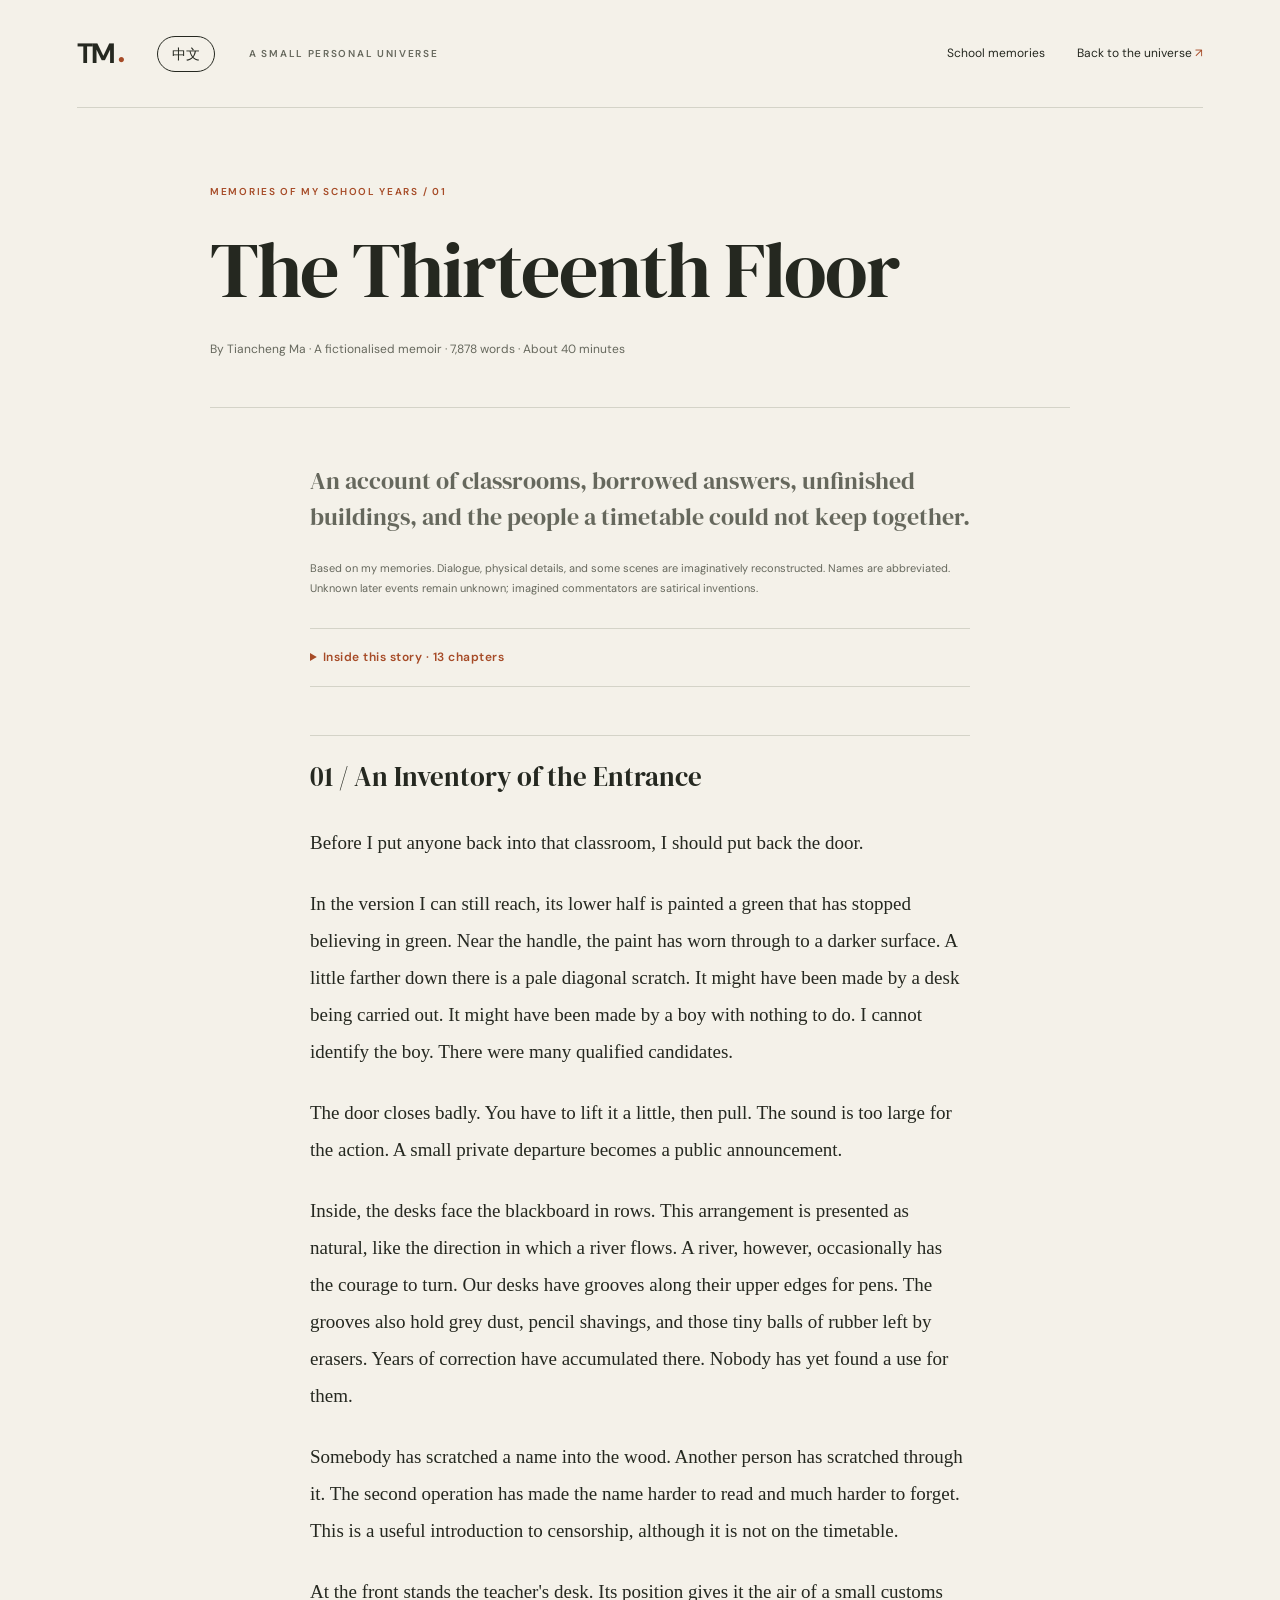
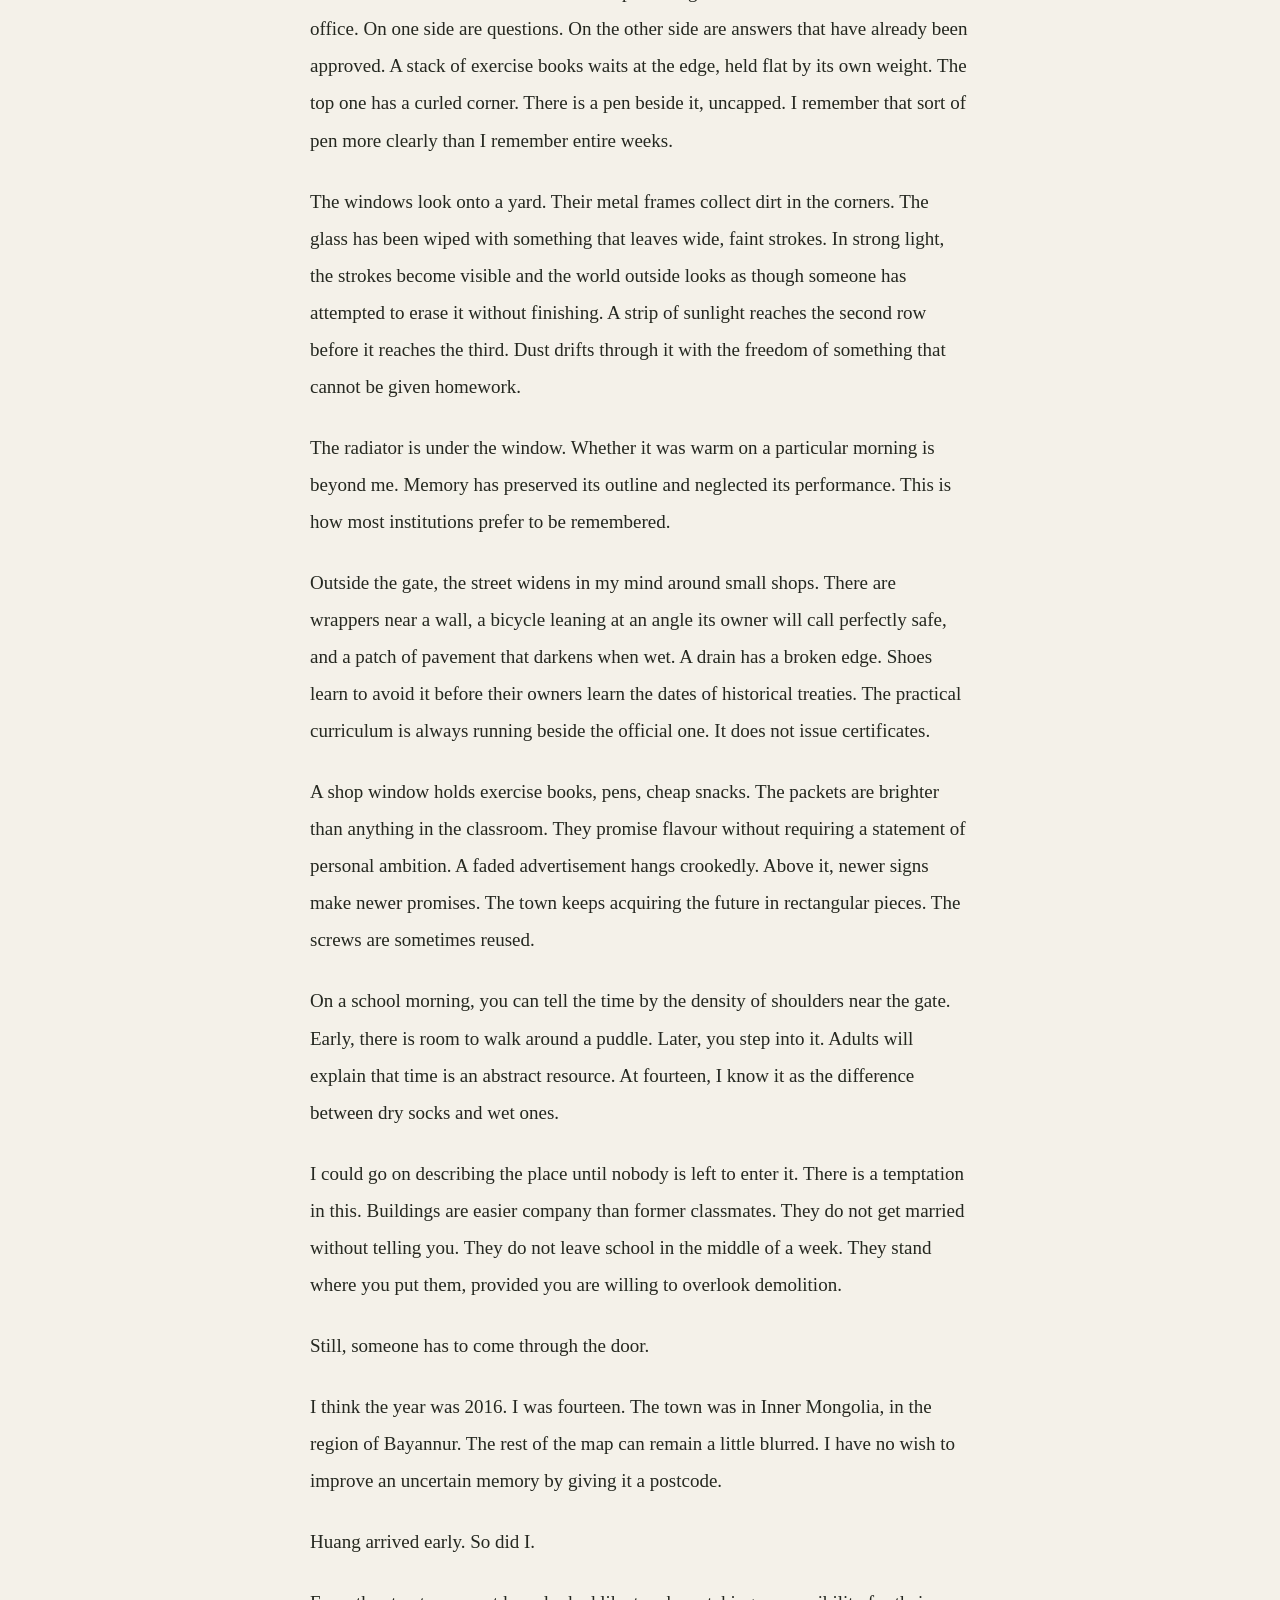
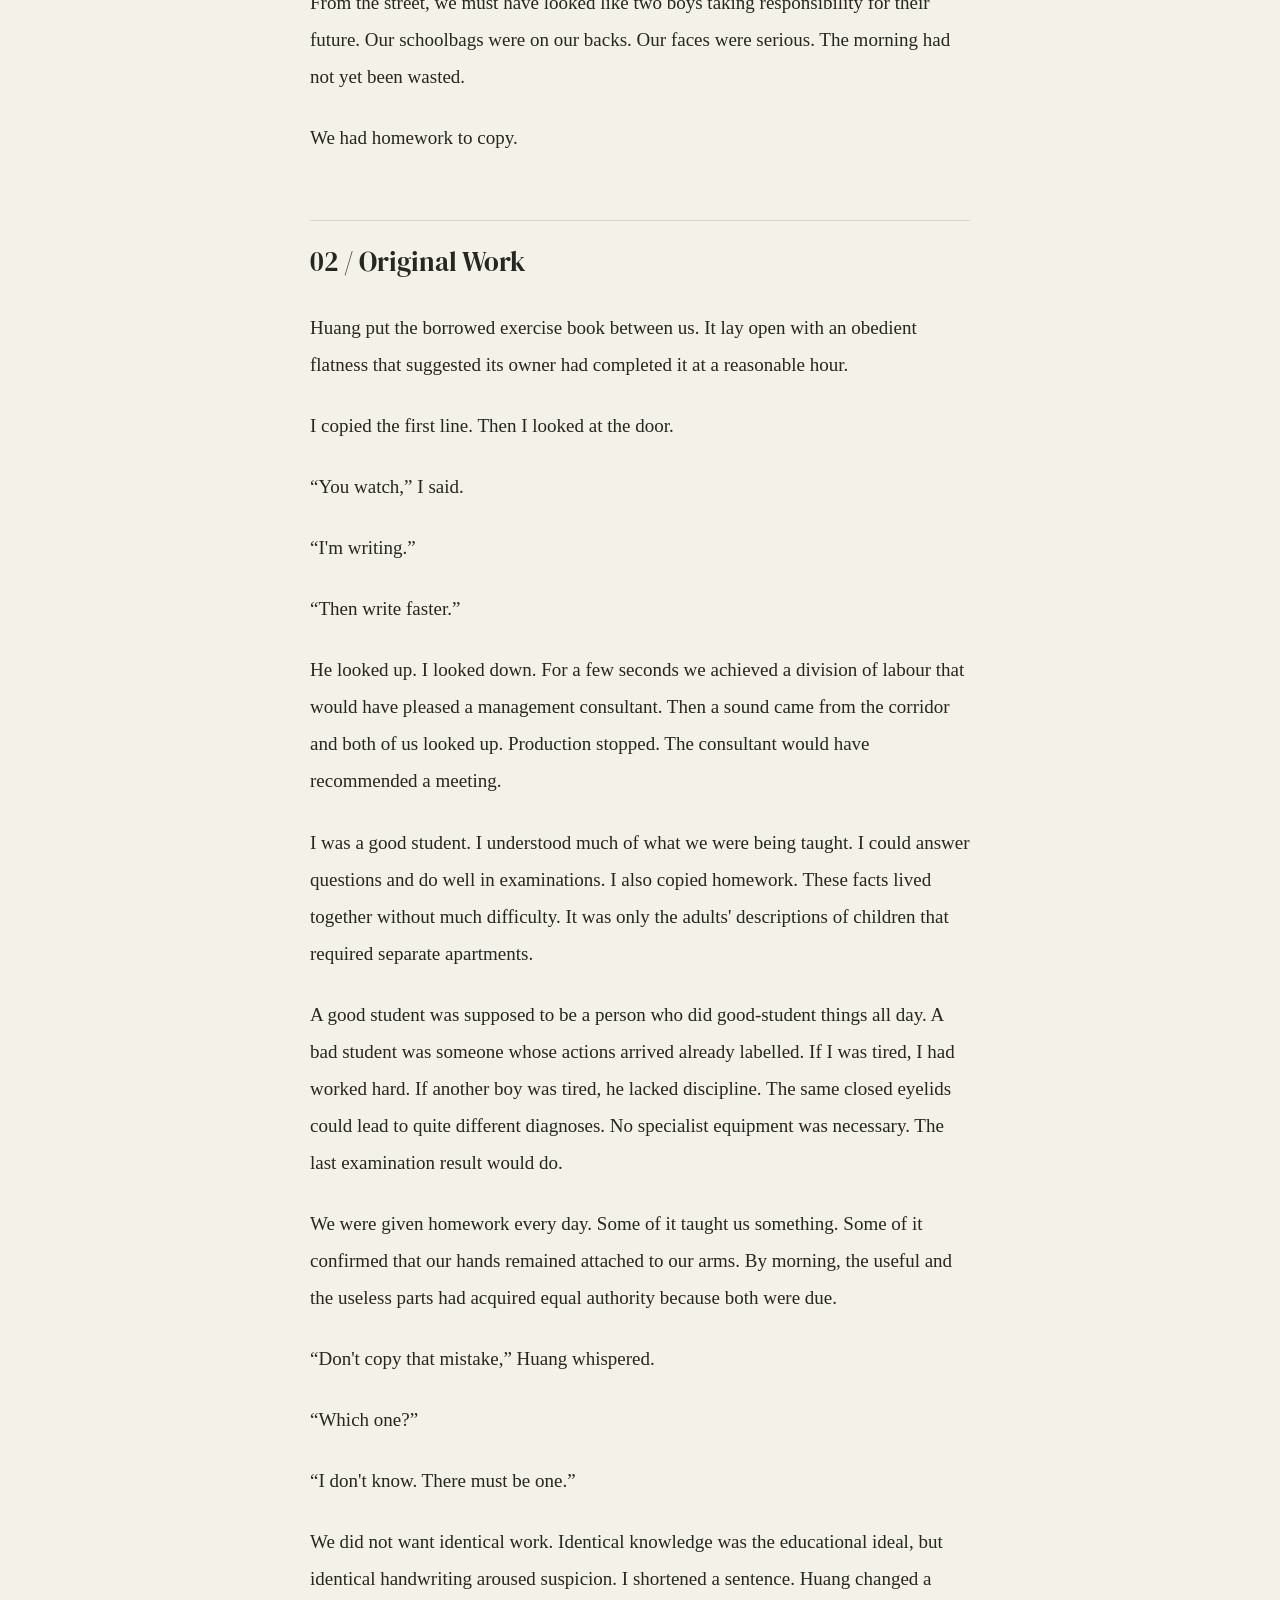
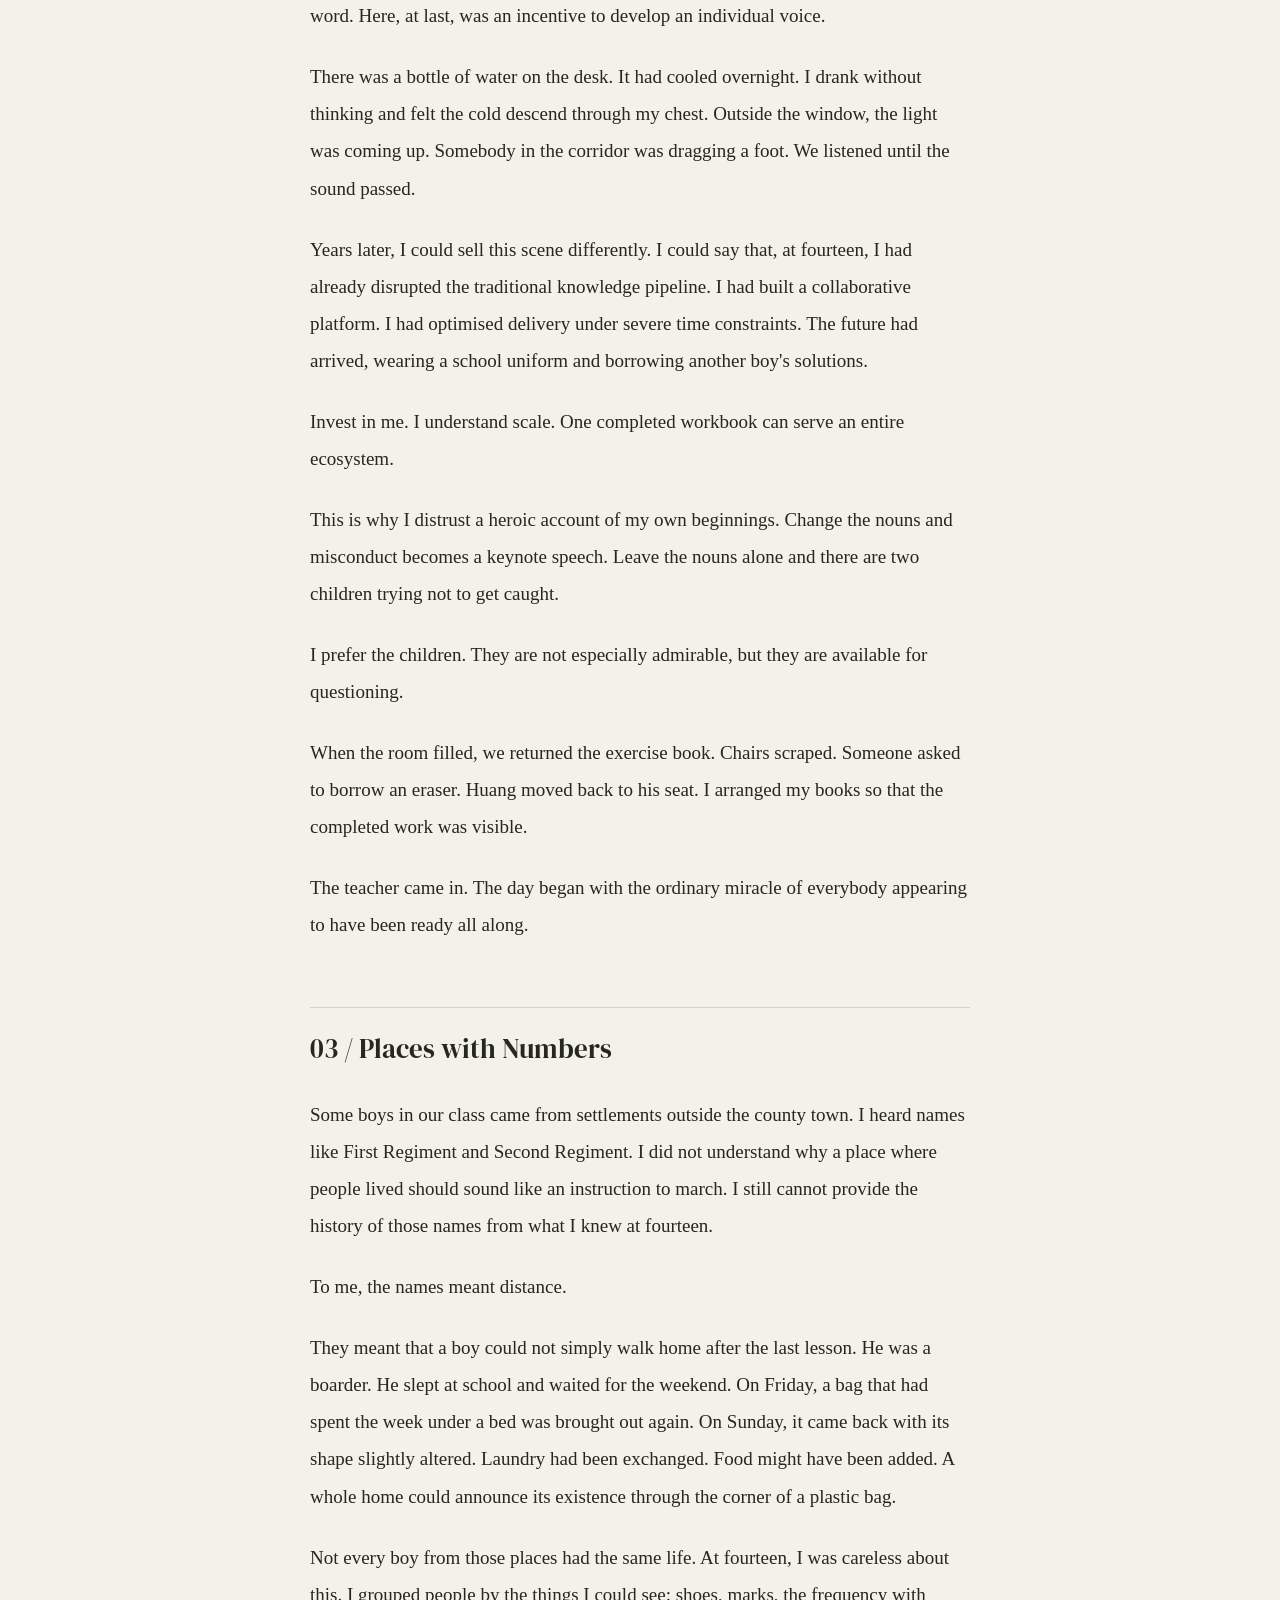
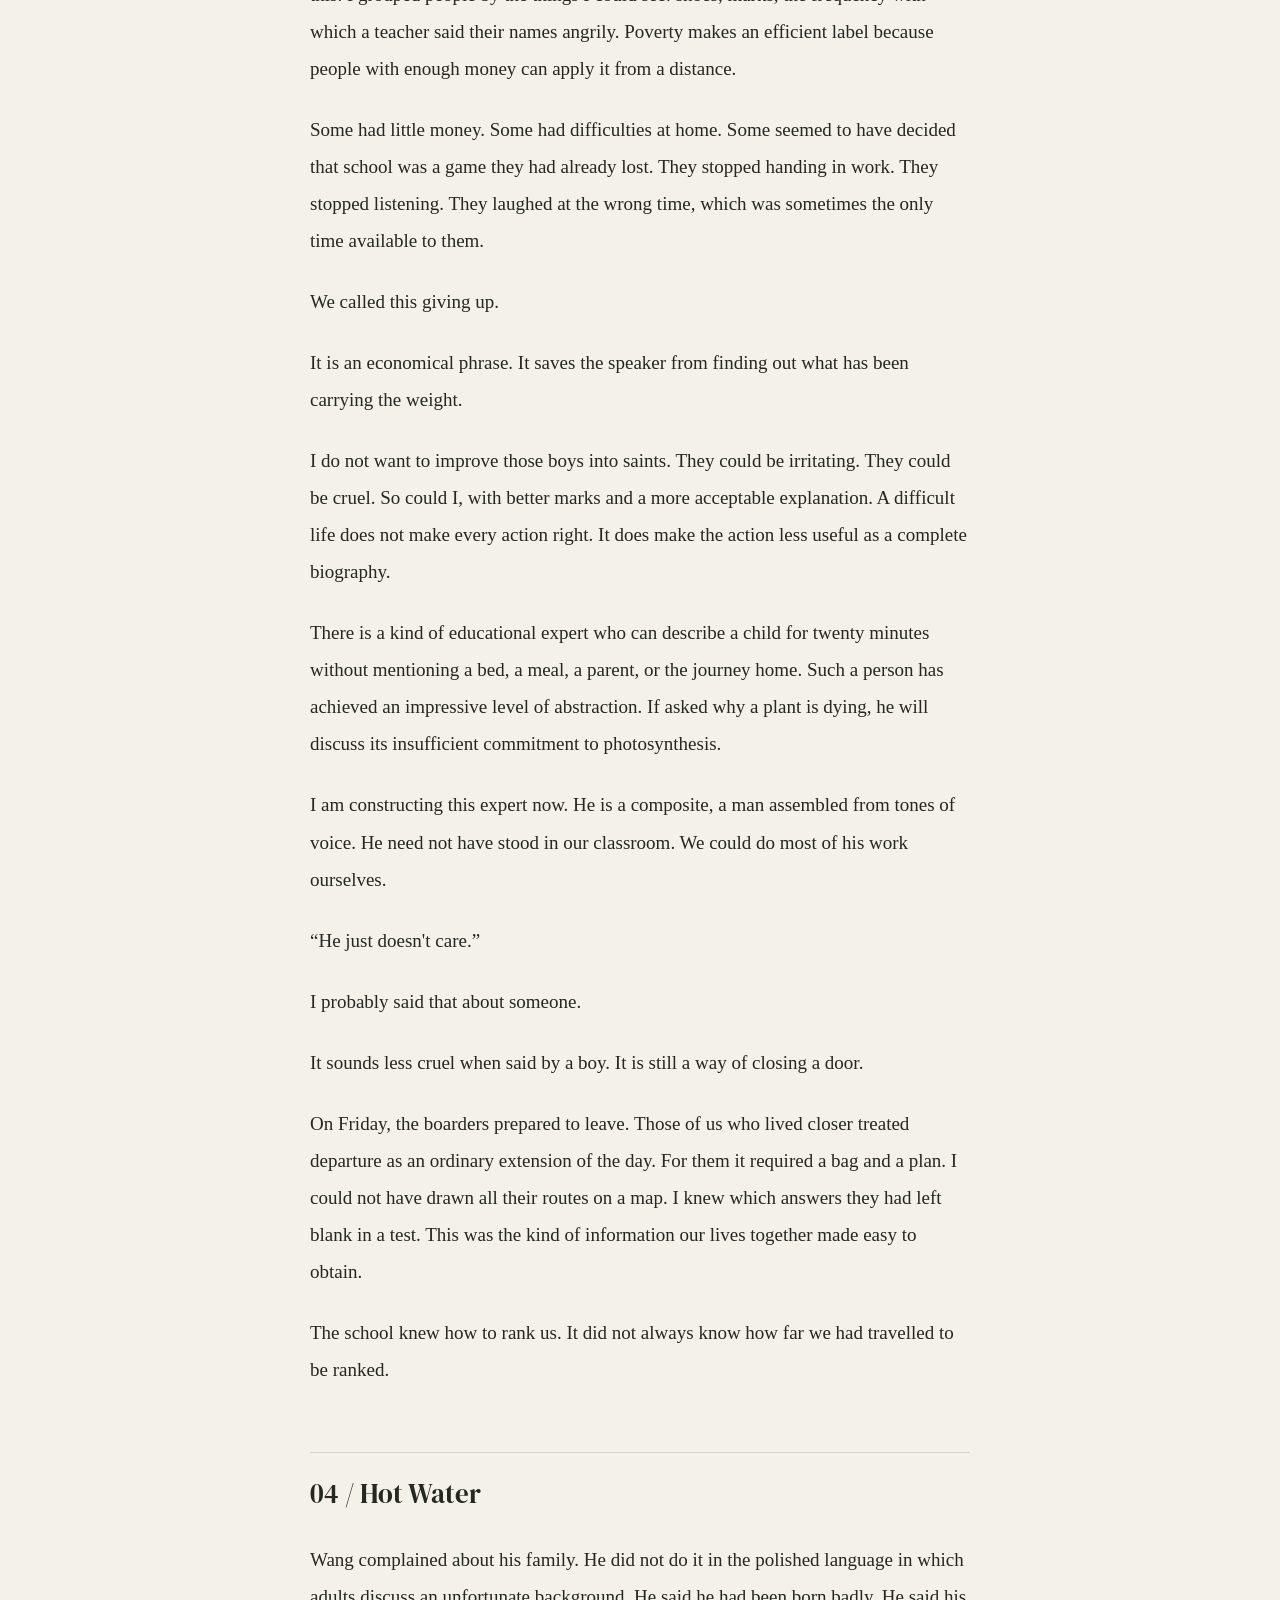
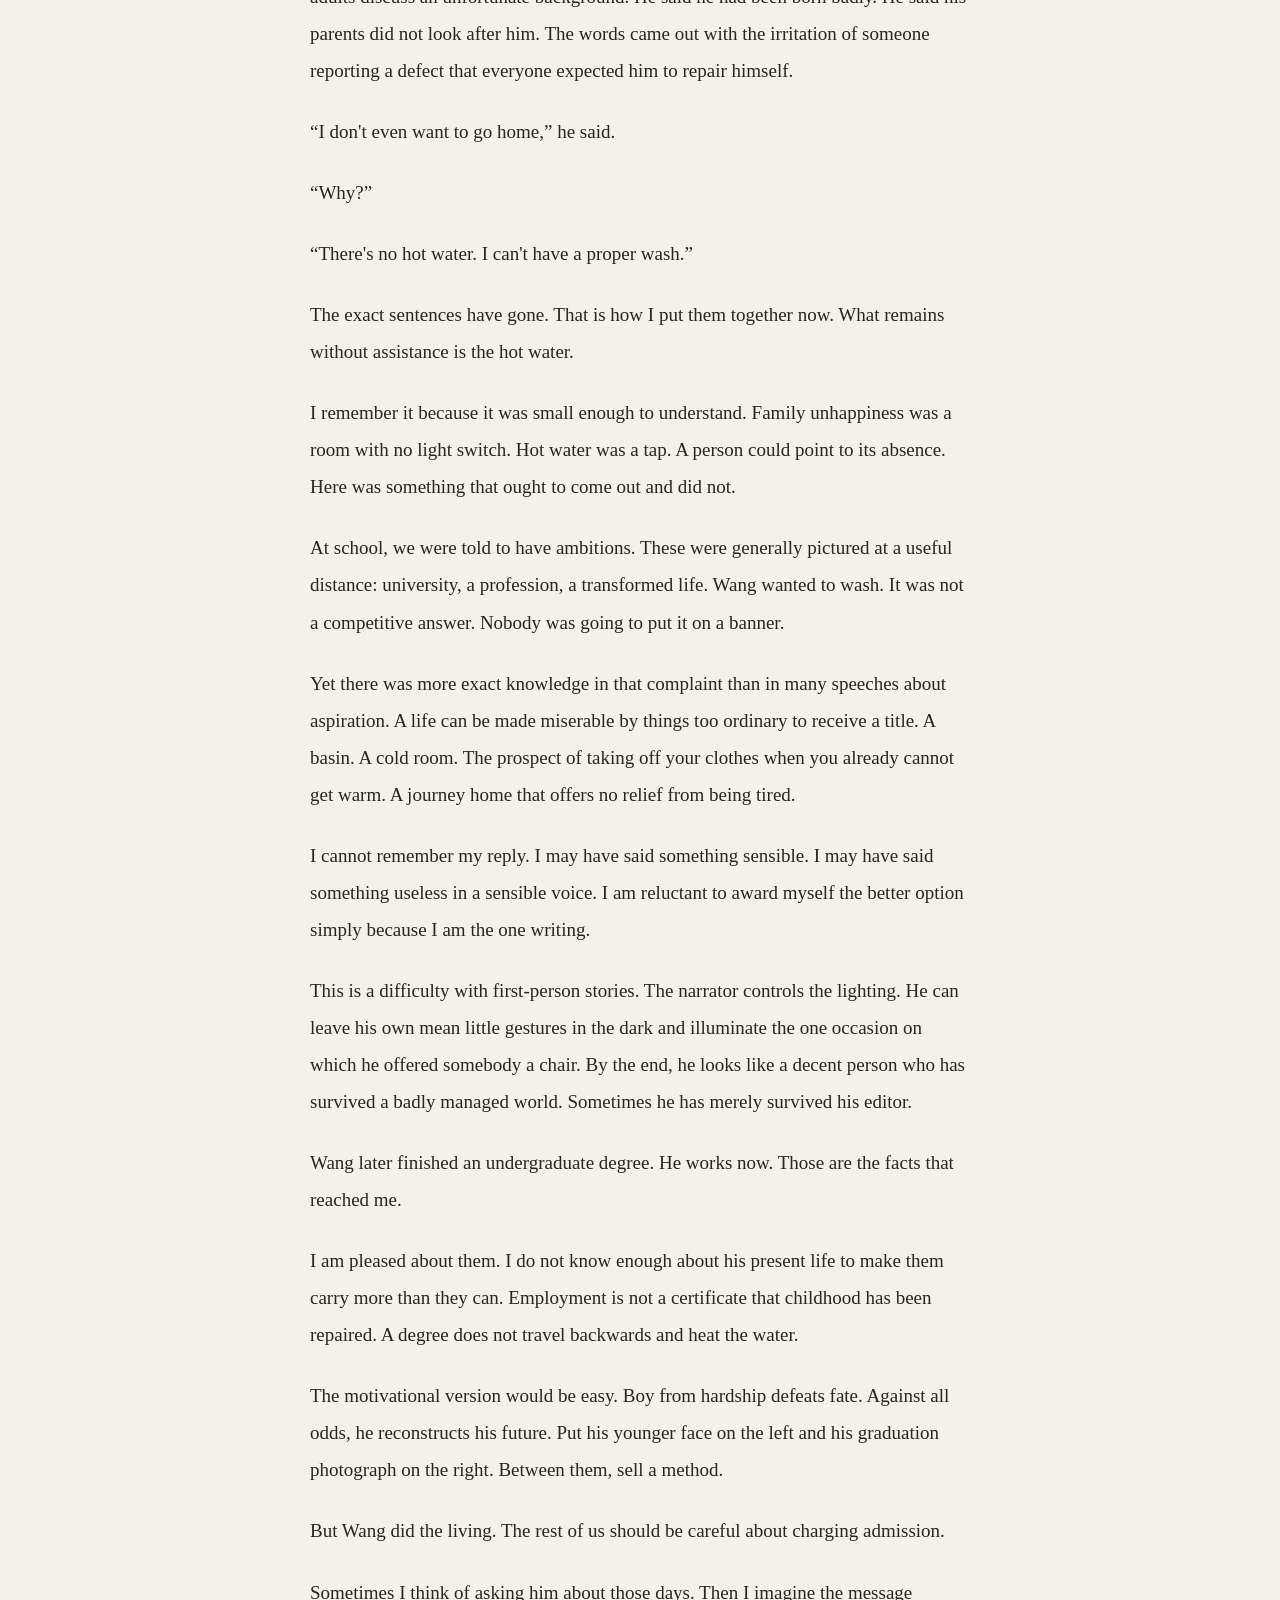
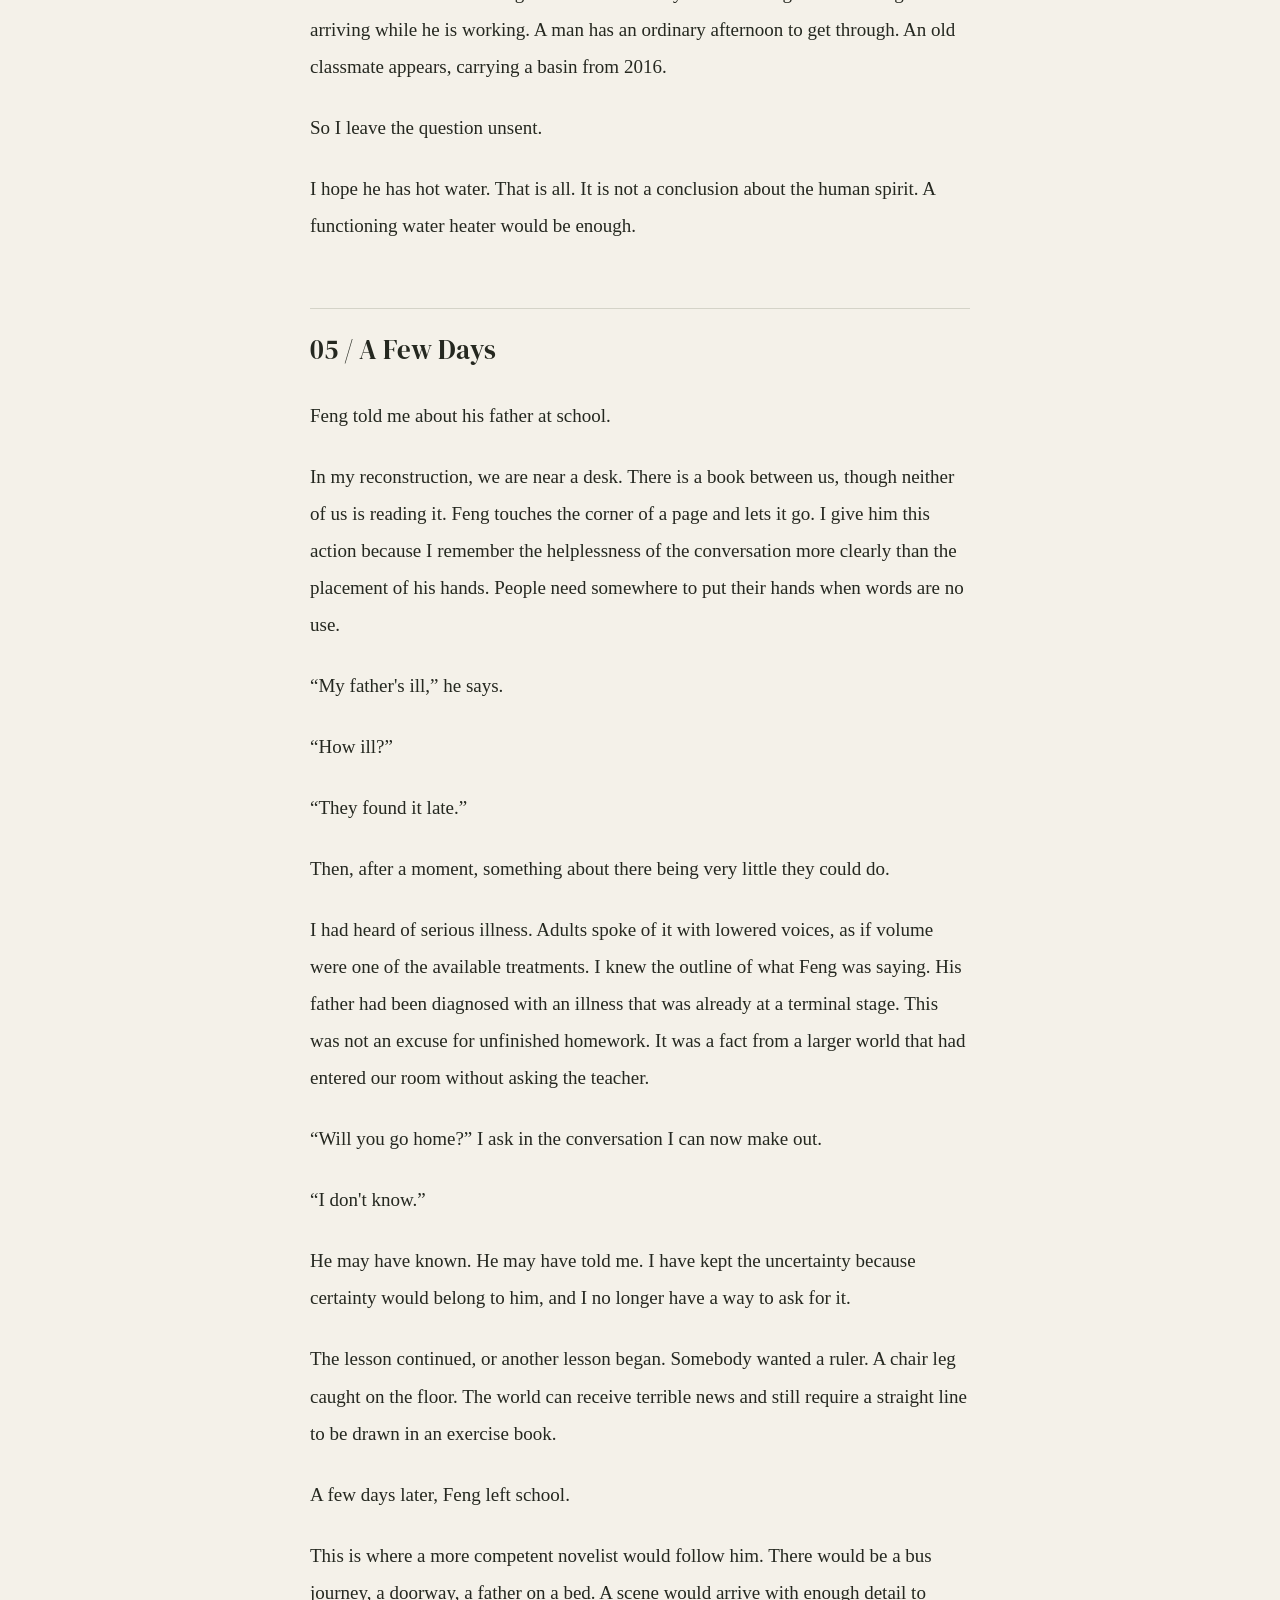
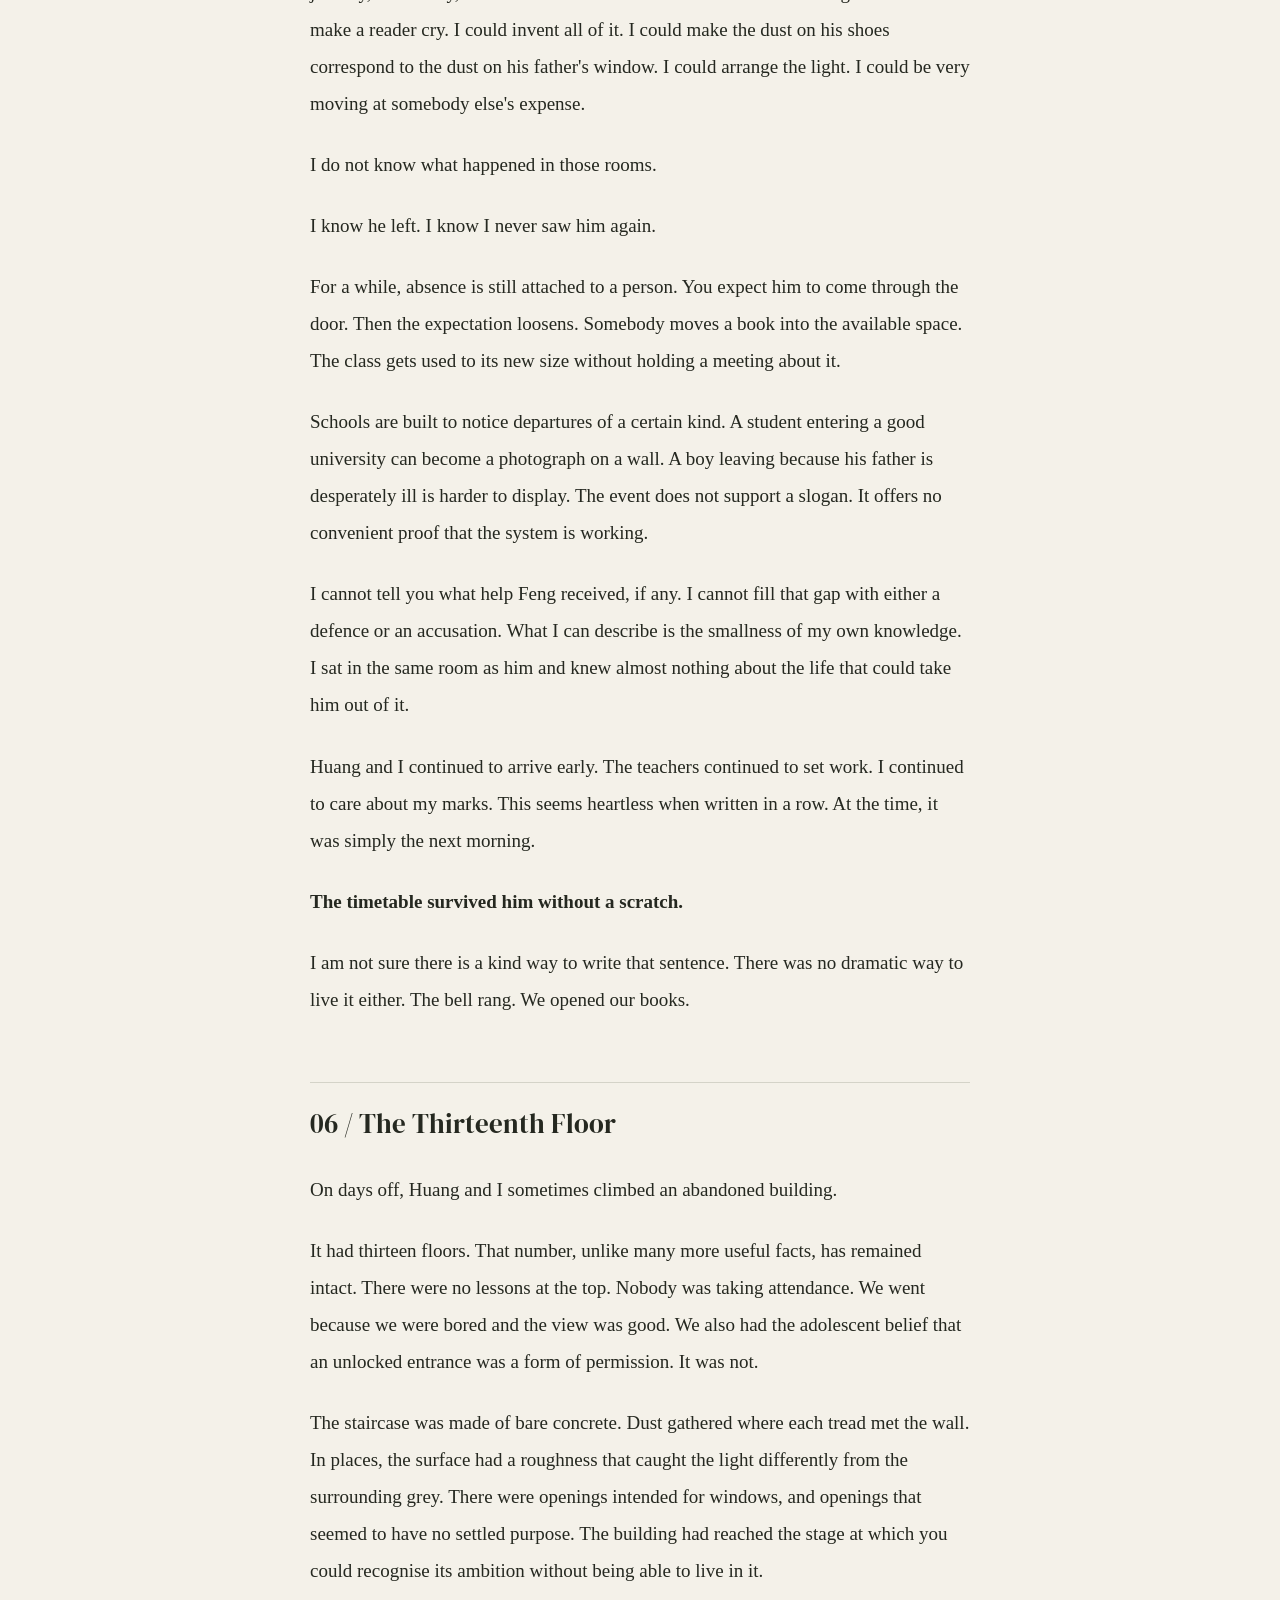
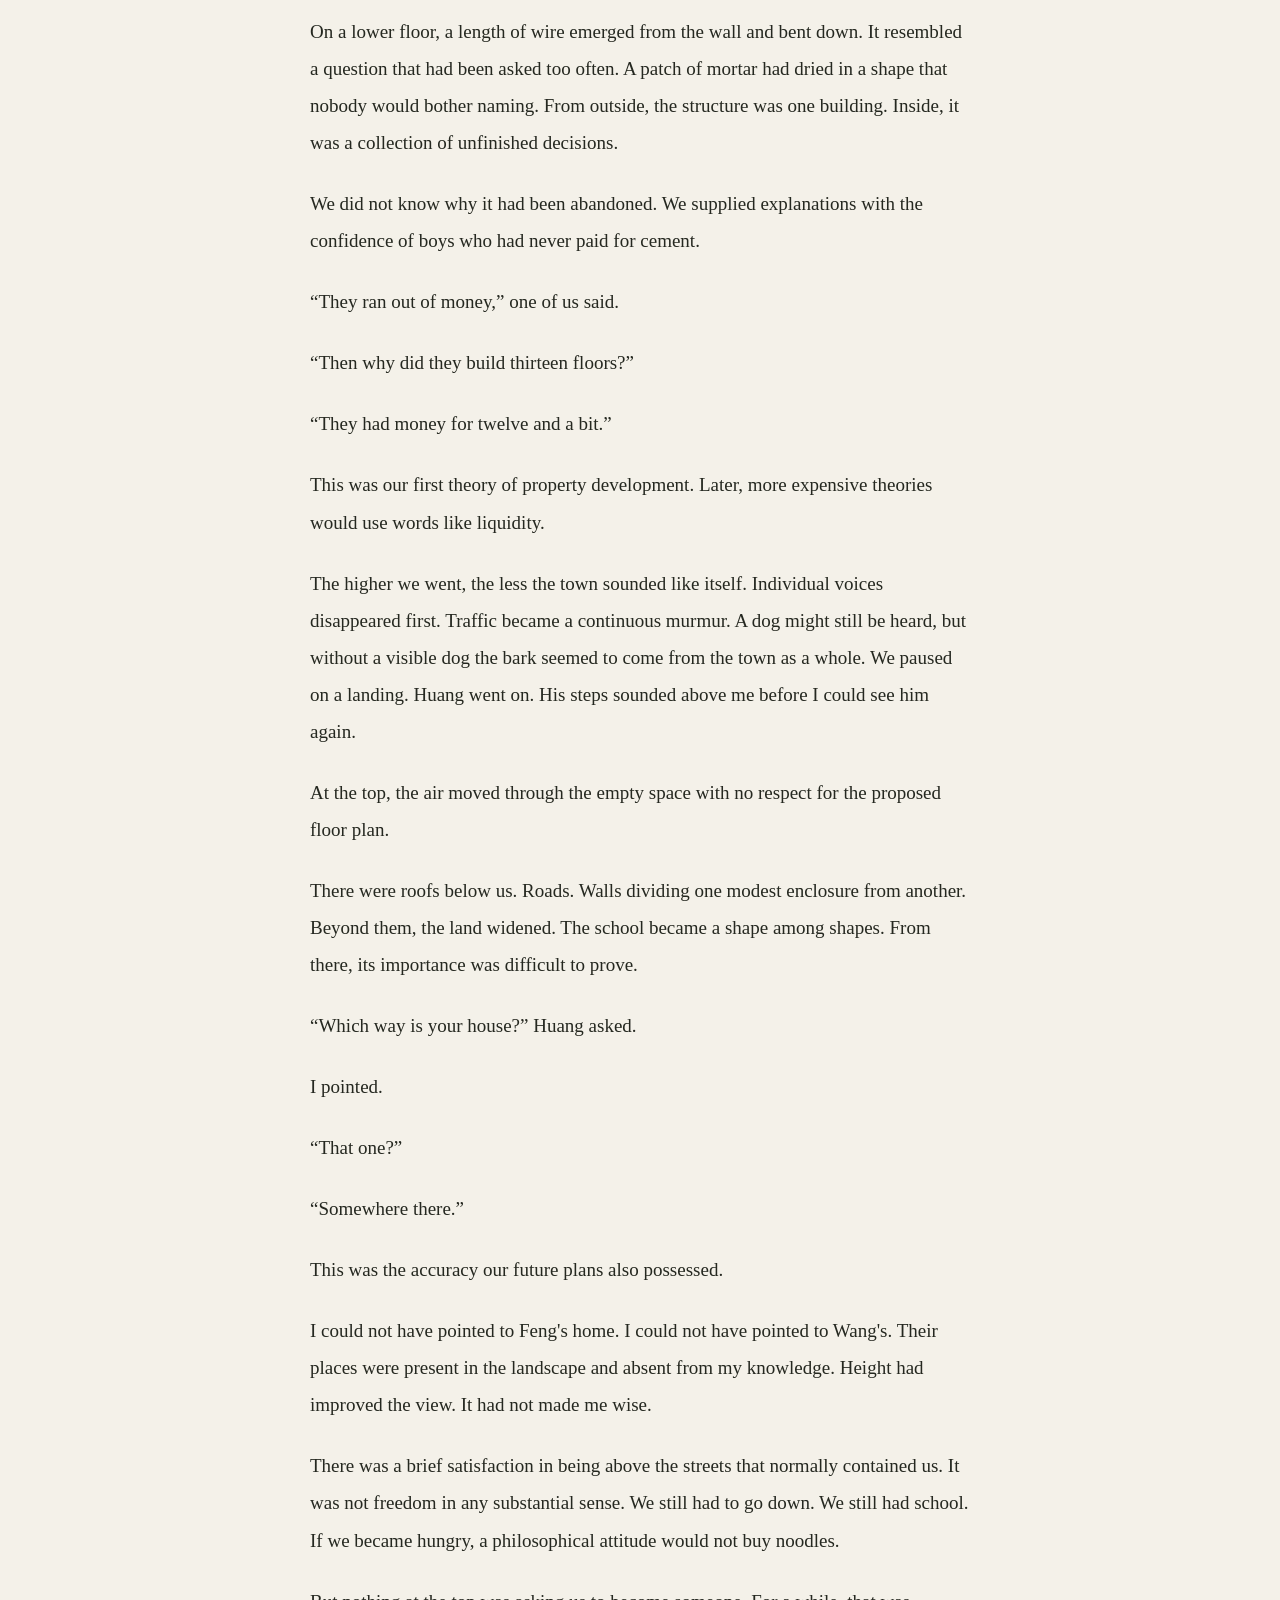
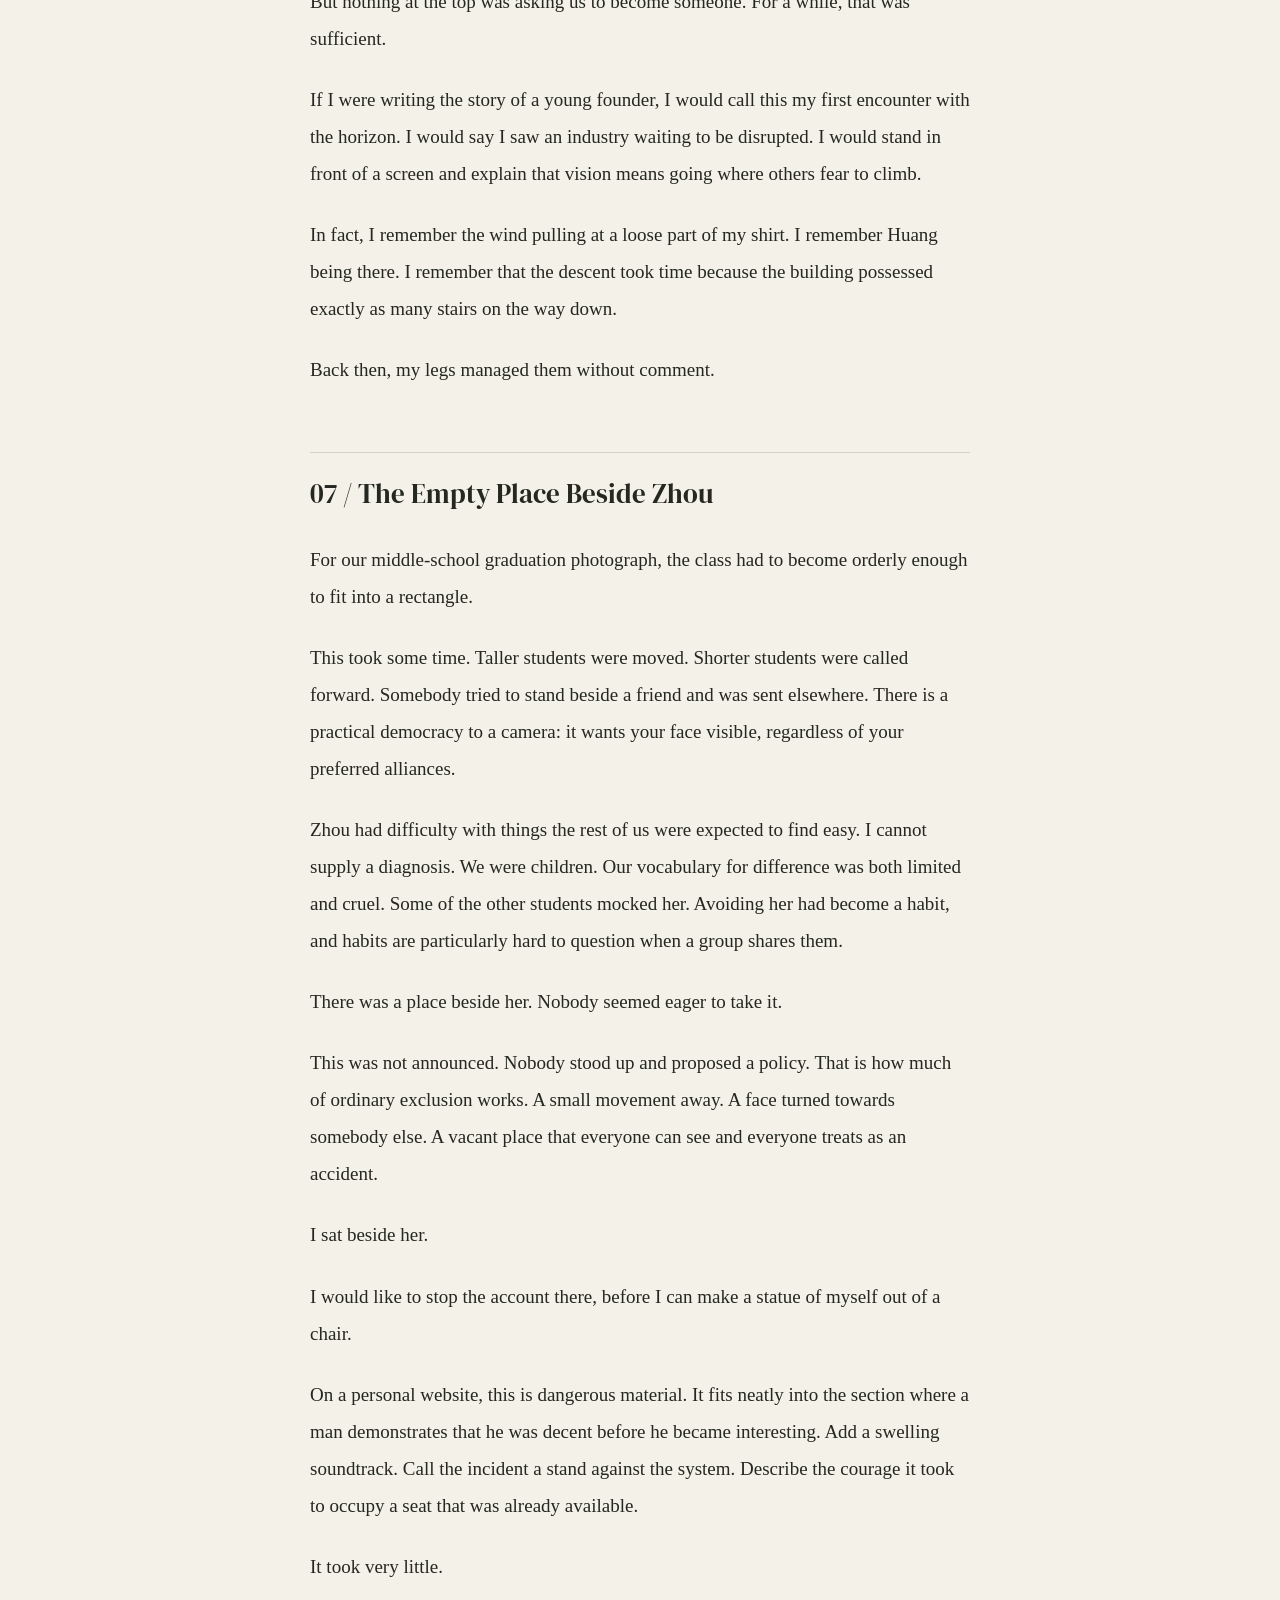
<file: school-memories.html>
<!doctype html>
<html lang="en">
<head>
  <meta charset="utf-8">
  <meta name="viewport" content="width=device-width,initial-scale=1">
  <meta name="theme-color" content="#f4f1e9">
  <meta name="description" content="The Thirteenth Floor — Tiancheng Ma remembers early mornings at school, an unfinished building, the classmates he lost touch with, and the years that followed.">
  <title>The Thirteenth Floor · School Memories · Tiancheng Ma</title>
  <link rel="icon" href="assets/favicon.svg" type="image/svg+xml">
  <link rel="stylesheet" href="style.css">
</head>
<body>
<a class="skip" href="#story">Skip to the story</a>
<header class="masthead wrap">
  <a class="wordmark" href="index.html" aria-label="Tiancheng Ma home">TM<span class="orbit-dot">●</span></a>
  <a class="language-switch" href="school-memories-zh.html" hreflang="zh-CN" lang="zh-CN">中文</a>
  <span class="edition">A SMALL PERSONAL UNIVERSE</span>
  <nav aria-label="Main navigation"><a href="index.html#school-memories">School memories</a><a href="index.html">Back to the universe <span>↗</span></a></nav>
</header>
<main id="story" class="reading-page wrap">
  <header class="reading-heading">
    <p class="eyebrow">MEMORIES OF MY SCHOOL YEARS / 01</p>
    <!-- EDIT TITLE BELOW; also update the page title and homepage link. -->
    <h1 id="story-title">The Thirteenth Floor</h1>
    <p class="reading-byline">By Tiancheng Ma · A fictionalised memoir · 7,878 words · About 40 minutes</p>
  </header>
  <p class="reading-introduction">An account of classrooms, borrowed answers, unfinished buildings, and the people a timetable could not keep together.</p>
  <p class="reading-note reading-preface">Based on my memories. Dialogue, physical details, and some scenes are imaginatively reconstructed. Names are abbreviated. Unknown later events remain unknown; imagined commentators are satirical inventions.</p>
  <details class="reading-contents">
    <summary>Inside this story · 13 chapters</summary>
    <ol>
      <li><a href="#chapter-01">01 / An Inventory of the Entrance</a></li>
      <li><a href="#chapter-02">02 / Original Work</a></li>
      <li><a href="#chapter-03">03 / Places with Numbers</a></li>
      <li><a href="#chapter-04">04 / Hot Water</a></li>
      <li><a href="#chapter-05">05 / A Few Days</a></li>
      <li><a href="#chapter-06">06 / The Thirteenth Floor</a></li>
      <li><a href="#chapter-07">07 / The Empty Place Beside Zhou</a></li>
      <li><a href="#chapter-08">08 / A Family Resemblance</a></li>
      <li><a href="#chapter-09">09 / The Best-Looking Boy</a></li>
      <li><a href="#chapter-10">10 / The Better Room</a></li>
      <li><a href="#chapter-11">11 / On Behalf of the School</a></li>
      <li><a href="#chapter-12">12 / The Distance to the Door</a></li>
      <li><a href="#chapter-13">13 / The People Outside the Frame</a></li>
    </ol>
  </details>
  <article class="story-prose reading-prose" aria-labelledby="story-title">
    <!-- STORY TEXT START: edit paragraphs below. Keep chapter IDs for the contents links. -->
    <section class="story-chapter" aria-labelledby="chapter-01">
      <h2 id="chapter-01">01 / An Inventory of the Entrance</h2>
      <p>Before I put anyone back into that classroom, I should put back the door.</p>
      <p>In the version I can still reach, its lower half is painted a green that has stopped believing in green. Near the handle, the paint has worn through to a darker surface. A little farther down there is a pale diagonal scratch. It might have been made by a desk being carried out. It might have been made by a boy with nothing to do. I cannot identify the boy. There were many qualified candidates.</p>
      <p>The door closes badly. You have to lift it a little, then pull. The sound is too large for the action. A small private departure becomes a public announcement.</p>
      <p>Inside, the desks face the blackboard in rows. This arrangement is presented as natural, like the direction in which a river flows. A river, however, occasionally has the courage to turn. Our desks have grooves along their upper edges for pens. The grooves also hold grey dust, pencil shavings, and those tiny balls of rubber left by erasers. Years of correction have accumulated there. Nobody has yet found a use for them.</p>
      <p>Somebody has scratched a name into the wood. Another person has scratched through it. The second operation has made the name harder to read and much harder to forget. This is a useful introduction to censorship, although it is not on the timetable.</p>
      <p>At the front stands the teacher&#x27;s desk. Its position gives it the air of a small customs office. On one side are questions. On the other side are answers that have already been approved. A stack of exercise books waits at the edge, held flat by its own weight. The top one has a curled corner. There is a pen beside it, uncapped. I remember that sort of pen more clearly than I remember entire weeks.</p>
      <p>The windows look onto a yard. Their metal frames collect dirt in the corners. The glass has been wiped with something that leaves wide, faint strokes. In strong light, the strokes become visible and the world outside looks as though someone has attempted to erase it without finishing. A strip of sunlight reaches the second row before it reaches the third. Dust drifts through it with the freedom of something that cannot be given homework.</p>
      <p>The radiator is under the window. Whether it was warm on a particular morning is beyond me. Memory has preserved its outline and neglected its performance. This is how most institutions prefer to be remembered.</p>
      <p>Outside the gate, the street widens in my mind around small shops. There are wrappers near a wall, a bicycle leaning at an angle its owner will call perfectly safe, and a patch of pavement that darkens when wet. A drain has a broken edge. Shoes learn to avoid it before their owners learn the dates of historical treaties. The practical curriculum is always running beside the official one. It does not issue certificates.</p>
      <p>A shop window holds exercise books, pens, cheap snacks. The packets are brighter than anything in the classroom. They promise flavour without requiring a statement of personal ambition. A faded advertisement hangs crookedly. Above it, newer signs make newer promises. The town keeps acquiring the future in rectangular pieces. The screws are sometimes reused.</p>
      <p>On a school morning, you can tell the time by the density of shoulders near the gate. Early, there is room to walk around a puddle. Later, you step into it. Adults will explain that time is an abstract resource. At fourteen, I know it as the difference between dry socks and wet ones.</p>
      <p>I could go on describing the place until nobody is left to enter it. There is a temptation in this. Buildings are easier company than former classmates. They do not get married without telling you. They do not leave school in the middle of a week. They stand where you put them, provided you are willing to overlook demolition.</p>
      <p>Still, someone has to come through the door.</p>
      <p>I think the year was 2016. I was fourteen. The town was in Inner Mongolia, in the region of Bayannur. The rest of the map can remain a little blurred. I have no wish to improve an uncertain memory by giving it a postcode.</p>
      <p>Huang arrived early. So did I.</p>
      <p>From the street, we must have looked like two boys taking responsibility for their future. Our schoolbags were on our backs. Our faces were serious. The morning had not yet been wasted.</p>
      <p>We had homework to copy.</p>
    </section>
    <section class="story-chapter" aria-labelledby="chapter-02">
      <h2 id="chapter-02">02 / Original Work</h2>
      <p>Huang put the borrowed exercise book between us. It lay open with an obedient flatness that suggested its owner had completed it at a reasonable hour.</p>
      <p>I copied the first line. Then I looked at the door.</p>
      <p>“You watch,” I said.</p>
      <p>“I&#x27;m writing.”</p>
      <p>“Then write faster.”</p>
      <p>He looked up. I looked down. For a few seconds we achieved a division of labour that would have pleased a management consultant. Then a sound came from the corridor and both of us looked up. Production stopped. The consultant would have recommended a meeting.</p>
      <p>I was a good student. I understood much of what we were being taught. I could answer questions and do well in examinations. I also copied homework. These facts lived together without much difficulty. It was only the adults&#x27; descriptions of children that required separate apartments.</p>
      <p>A good student was supposed to be a person who did good-student things all day. A bad student was someone whose actions arrived already labelled. If I was tired, I had worked hard. If another boy was tired, he lacked discipline. The same closed eyelids could lead to quite different diagnoses. No specialist equipment was necessary. The last examination result would do.</p>
      <p>We were given homework every day. Some of it taught us something. Some of it confirmed that our hands remained attached to our arms. By morning, the useful and the useless parts had acquired equal authority because both were due.</p>
      <p>“Don&#x27;t copy that mistake,” Huang whispered.</p>
      <p>“Which one?”</p>
      <p>“I don&#x27;t know. There must be one.”</p>
      <p>We did not want identical work. Identical knowledge was the educational ideal, but identical handwriting aroused suspicion. I shortened a sentence. Huang changed a word. Here, at last, was an incentive to develop an individual voice.</p>
      <p>There was a bottle of water on the desk. It had cooled overnight. I drank without thinking and felt the cold descend through my chest. Outside the window, the light was coming up. Somebody in the corridor was dragging a foot. We listened until the sound passed.</p>
      <p>Years later, I could sell this scene differently. I could say that, at fourteen, I had already disrupted the traditional knowledge pipeline. I had built a collaborative platform. I had optimised delivery under severe time constraints. The future had arrived, wearing a school uniform and borrowing another boy&#x27;s solutions.</p>
      <p>Invest in me. I understand scale. One completed workbook can serve an entire ecosystem.</p>
      <p>This is why I distrust a heroic account of my own beginnings. Change the nouns and misconduct becomes a keynote speech. Leave the nouns alone and there are two children trying not to get caught.</p>
      <p>I prefer the children. They are not especially admirable, but they are available for questioning.</p>
      <p>When the room filled, we returned the exercise book. Chairs scraped. Someone asked to borrow an eraser. Huang moved back to his seat. I arranged my books so that the completed work was visible.</p>
      <p>The teacher came in. The day began with the ordinary miracle of everybody appearing to have been ready all along.</p>
    </section>
    <section class="story-chapter" aria-labelledby="chapter-03">
      <h2 id="chapter-03">03 / Places with Numbers</h2>
      <p>Some boys in our class came from settlements outside the county town. I heard names like First Regiment and Second Regiment. I did not understand why a place where people lived should sound like an instruction to march. I still cannot provide the history of those names from what I knew at fourteen.</p>
      <p>To me, the names meant distance.</p>
      <p>They meant that a boy could not simply walk home after the last lesson. He was a boarder. He slept at school and waited for the weekend. On Friday, a bag that had spent the week under a bed was brought out again. On Sunday, it came back with its shape slightly altered. Laundry had been exchanged. Food might have been added. A whole home could announce its existence through the corner of a plastic bag.</p>
      <p>Not every boy from those places had the same life. At fourteen, I was careless about this. I grouped people by the things I could see: shoes, marks, the frequency with which a teacher said their names angrily. Poverty makes an efficient label because people with enough money can apply it from a distance.</p>
      <p>Some had little money. Some had difficulties at home. Some seemed to have decided that school was a game they had already lost. They stopped handing in work. They stopped listening. They laughed at the wrong time, which was sometimes the only time available to them.</p>
      <p>We called this giving up.</p>
      <p>It is an economical phrase. It saves the speaker from finding out what has been carrying the weight.</p>
      <p>I do not want to improve those boys into saints. They could be irritating. They could be cruel. So could I, with better marks and a more acceptable explanation. A difficult life does not make every action right. It does make the action less useful as a complete biography.</p>
      <p>There is a kind of educational expert who can describe a child for twenty minutes without mentioning a bed, a meal, a parent, or the journey home. Such a person has achieved an impressive level of abstraction. If asked why a plant is dying, he will discuss its insufficient commitment to photosynthesis.</p>
      <p>I am constructing this expert now. He is a composite, a man assembled from tones of voice. He need not have stood in our classroom. We could do most of his work ourselves.</p>
      <p>“He just doesn&#x27;t care.”</p>
      <p>I probably said that about someone.</p>
      <p>It sounds less cruel when said by a boy. It is still a way of closing a door.</p>
      <p>On Friday, the boarders prepared to leave. Those of us who lived closer treated departure as an ordinary extension of the day. For them it required a bag and a plan. I could not have drawn all their routes on a map. I knew which answers they had left blank in a test. This was the kind of information our lives together made easy to obtain.</p>
      <p>The school knew how to rank us. It did not always know how far we had travelled to be ranked.</p>
    </section>
    <section class="story-chapter" aria-labelledby="chapter-04">
      <h2 id="chapter-04">04 / Hot Water</h2>
      <p>Wang complained about his family. He did not do it in the polished language in which adults discuss an unfortunate background. He said he had been born badly. He said his parents did not look after him. The words came out with the irritation of someone reporting a defect that everyone expected him to repair himself.</p>
      <p>“I don&#x27;t even want to go home,” he said.</p>
      <p>“Why?”</p>
      <p>“There&#x27;s no hot water. I can&#x27;t have a proper wash.”</p>
      <p>The exact sentences have gone. That is how I put them together now. What remains without assistance is the hot water.</p>
      <p>I remember it because it was small enough to understand. Family unhappiness was a room with no light switch. Hot water was a tap. A person could point to its absence. Here was something that ought to come out and did not.</p>
      <p>At school, we were told to have ambitions. These were generally pictured at a useful distance: university, a profession, a transformed life. Wang wanted to wash. It was not a competitive answer. Nobody was going to put it on a banner.</p>
      <p>Yet there was more exact knowledge in that complaint than in many speeches about aspiration. A life can be made miserable by things too ordinary to receive a title. A basin. A cold room. The prospect of taking off your clothes when you already cannot get warm. A journey home that offers no relief from being tired.</p>
      <p>I cannot remember my reply. I may have said something sensible. I may have said something useless in a sensible voice. I am reluctant to award myself the better option simply because I am the one writing.</p>
      <p>This is a difficulty with first-person stories. The narrator controls the lighting. He can leave his own mean little gestures in the dark and illuminate the one occasion on which he offered somebody a chair. By the end, he looks like a decent person who has survived a badly managed world. Sometimes he has merely survived his editor.</p>
      <p>Wang later finished an undergraduate degree. He works now. Those are the facts that reached me.</p>
      <p>I am pleased about them. I do not know enough about his present life to make them carry more than they can. Employment is not a certificate that childhood has been repaired. A degree does not travel backwards and heat the water.</p>
      <p>The motivational version would be easy. Boy from hardship defeats fate. Against all odds, he reconstructs his future. Put his younger face on the left and his graduation photograph on the right. Between them, sell a method.</p>
      <p>But Wang did the living. The rest of us should be careful about charging admission.</p>
      <p>Sometimes I think of asking him about those days. Then I imagine the message arriving while he is working. A man has an ordinary afternoon to get through. An old classmate appears, carrying a basin from 2016.</p>
      <p>So I leave the question unsent.</p>
      <p>I hope he has hot water. That is all. It is not a conclusion about the human spirit. A functioning water heater would be enough.</p>
    </section>
    <section class="story-chapter" aria-labelledby="chapter-05">
      <h2 id="chapter-05">05 / A Few Days</h2>
      <p>Feng told me about his father at school.</p>
      <p>In my reconstruction, we are near a desk. There is a book between us, though neither of us is reading it. Feng touches the corner of a page and lets it go. I give him this action because I remember the helplessness of the conversation more clearly than the placement of his hands. People need somewhere to put their hands when words are no use.</p>
      <p>“My father&#x27;s ill,” he says.</p>
      <p>“How ill?”</p>
      <p>“They found it late.”</p>
      <p>Then, after a moment, something about there being very little they could do.</p>
      <p>I had heard of serious illness. Adults spoke of it with lowered voices, as if volume were one of the available treatments. I knew the outline of what Feng was saying. His father had been diagnosed with an illness that was already at a terminal stage. This was not an excuse for unfinished homework. It was a fact from a larger world that had entered our room without asking the teacher.</p>
      <p>“Will you go home?” I ask in the conversation I can now make out.</p>
      <p>“I don&#x27;t know.”</p>
      <p>He may have known. He may have told me. I have kept the uncertainty because certainty would belong to him, and I no longer have a way to ask for it.</p>
      <p>The lesson continued, or another lesson began. Somebody wanted a ruler. A chair leg caught on the floor. The world can receive terrible news and still require a straight line to be drawn in an exercise book.</p>
      <p>A few days later, Feng left school.</p>
      <p>This is where a more competent novelist would follow him. There would be a bus journey, a doorway, a father on a bed. A scene would arrive with enough detail to make a reader cry. I could invent all of it. I could make the dust on his shoes correspond to the dust on his father&#x27;s window. I could arrange the light. I could be very moving at somebody else&#x27;s expense.</p>
      <p>I do not know what happened in those rooms.</p>
      <p>I know he left. I know I never saw him again.</p>
      <p>For a while, absence is still attached to a person. You expect him to come through the door. Then the expectation loosens. Somebody moves a book into the available space. The class gets used to its new size without holding a meeting about it.</p>
      <p>Schools are built to notice departures of a certain kind. A student entering a good university can become a photograph on a wall. A boy leaving because his father is desperately ill is harder to display. The event does not support a slogan. It offers no convenient proof that the system is working.</p>
      <p>I cannot tell you what help Feng received, if any. I cannot fill that gap with either a defence or an accusation. What I can describe is the smallness of my own knowledge. I sat in the same room as him and knew almost nothing about the life that could take him out of it.</p>
      <p>Huang and I continued to arrive early. The teachers continued to set work. I continued to care about my marks. This seems heartless when written in a row. At the time, it was simply the next morning.</p>
      <p><strong>The timetable survived him without a scratch.</strong></p>
      <p>I am not sure there is a kind way to write that sentence. There was no dramatic way to live it either. The bell rang. We opened our books.</p>
    </section>
    <section class="story-chapter" aria-labelledby="chapter-06">
      <h2 id="chapter-06">06 / The Thirteenth Floor</h2>
      <p>On days off, Huang and I sometimes climbed an abandoned building.</p>
      <p>It had thirteen floors. That number, unlike many more useful facts, has remained intact. There were no lessons at the top. Nobody was taking attendance. We went because we were bored and the view was good. We also had the adolescent belief that an unlocked entrance was a form of permission. It was not.</p>
      <p>The staircase was made of bare concrete. Dust gathered where each tread met the wall. In places, the surface had a roughness that caught the light differently from the surrounding grey. There were openings intended for windows, and openings that seemed to have no settled purpose. The building had reached the stage at which you could recognise its ambition without being able to live in it.</p>
      <p>On a lower floor, a length of wire emerged from the wall and bent down. It resembled a question that had been asked too often. A patch of mortar had dried in a shape that nobody would bother naming. From outside, the structure was one building. Inside, it was a collection of unfinished decisions.</p>
      <p>We did not know why it had been abandoned. We supplied explanations with the confidence of boys who had never paid for cement.</p>
      <p>“They ran out of money,” one of us said.</p>
      <p>“Then why did they build thirteen floors?”</p>
      <p>“They had money for twelve and a bit.”</p>
      <p>This was our first theory of property development. Later, more expensive theories would use words like liquidity.</p>
      <p>The higher we went, the less the town sounded like itself. Individual voices disappeared first. Traffic became a continuous murmur. A dog might still be heard, but without a visible dog the bark seemed to come from the town as a whole. We paused on a landing. Huang went on. His steps sounded above me before I could see him again.</p>
      <p>At the top, the air moved through the empty space with no respect for the proposed floor plan.</p>
      <p>There were roofs below us. Roads. Walls dividing one modest enclosure from another. Beyond them, the land widened. The school became a shape among shapes. From there, its importance was difficult to prove.</p>
      <p>“Which way is your house?” Huang asked.</p>
      <p>I pointed.</p>
      <p>“That one?”</p>
      <p>“Somewhere there.”</p>
      <p>This was the accuracy our future plans also possessed.</p>
      <p>I could not have pointed to Feng&#x27;s home. I could not have pointed to Wang&#x27;s. Their places were present in the landscape and absent from my knowledge. Height had improved the view. It had not made me wise.</p>
      <p>There was a brief satisfaction in being above the streets that normally contained us. It was not freedom in any substantial sense. We still had to go down. We still had school. If we became hungry, a philosophical attitude would not buy noodles.</p>
      <p>But nothing at the top was asking us to become someone. For a while, that was sufficient.</p>
      <p>If I were writing the story of a young founder, I would call this my first encounter with the horizon. I would say I saw an industry waiting to be disrupted. I would stand in front of a screen and explain that vision means going where others fear to climb.</p>
      <p>In fact, I remember the wind pulling at a loose part of my shirt. I remember Huang being there. I remember that the descent took time because the building possessed exactly as many stairs on the way down.</p>
      <p>Back then, my legs managed them without comment.</p>
    </section>
    <section class="story-chapter" aria-labelledby="chapter-07">
      <h2 id="chapter-07">07 / The Empty Place Beside Zhou</h2>
      <p>For our middle-school graduation photograph, the class had to become orderly enough to fit into a rectangle.</p>
      <p>This took some time. Taller students were moved. Shorter students were called forward. Somebody tried to stand beside a friend and was sent elsewhere. There is a practical democracy to a camera: it wants your face visible, regardless of your preferred alliances.</p>
      <p>Zhou had difficulty with things the rest of us were expected to find easy. I cannot supply a diagnosis. We were children. Our vocabulary for difference was both limited and cruel. Some of the other students mocked her. Avoiding her had become a habit, and habits are particularly hard to question when a group shares them.</p>
      <p>There was a place beside her. Nobody seemed eager to take it.</p>
      <p>This was not announced. Nobody stood up and proposed a policy. That is how much of ordinary exclusion works. A small movement away. A face turned towards somebody else. A vacant place that everyone can see and everyone treats as an accident.</p>
      <p>I sat beside her.</p>
      <p>I would like to stop the account there, before I can make a statue of myself out of a chair.</p>
      <p>On a personal website, this is dangerous material. It fits neatly into the section where a man demonstrates that he was decent before he became interesting. Add a swelling soundtrack. Call the incident a stand against the system. Describe the courage it took to occupy a seat that was already available.</p>
      <p>It took very little.</p>
      <p>Zhou was the one who had been living with the treatment. She had not been waiting for a scene in my development. Whatever the gesture meant to her belongs to her. I cannot write her gratitude into the space where I have failed to remember her words.</p>
      <p>I remember sitting down. I remember that we all had to face the same direction. I imagine the tiny adjustments before the picture: a shoulder lifted, a sleeve pulled straight, somebody being told to stop moving. The photographer needed a still moment. We were able to provide one.</p>
      <p>A class photograph is a flattering document. It makes people look as though they have agreed to be together. All the small refusals happen just outside the exposure. In later years, we can point to the picture and say, “Our class,” with the satisfaction of having evidence.</p>
      <p>The evidence proves that we were in one place at one time. It cannot say how we treated one another before the shutter opened.</p>
      <p>I wonder where Zhou is now. I have no answer. I do not want to give her an imaginary future merely to settle an old discomfort of mine. A successful career would not justify what happened. A difficult life would not make the cruelty more wrong than it already was.</p>
      <p>The photograph was taken. We got up.</p>
      <p>After all the trouble of arranging us, it took almost no time for us to separate.</p>
    </section>
    <section class="story-chapter" aria-labelledby="chapter-08">
      <h2 id="chapter-08">08 / A Family Resemblance</h2>
      <p>There was another Ma in my life at school. Our grandfathers were brothers. We shared a surname and a small piece of family history, which at that age seemed like an unusually good reason to be friends.</p>
      <p>We did not have to establish a connection. Adults had built it for us years before we arrived. We could simply use it. There was comfort in that. In a classroom where so much depended on how well you performed, here was a relationship you could enter by answering to your own name.</p>
      <p>“Another Ma,” somebody would say.</p>
      <p>“We have more,” I could have replied. “The family is expanding.”</p>
      <p>It was an enterprise with no business plan and a fairly durable brand.</p>
      <p>We were close in middle school. Later, in high school, he spent more and more time playing games. That is part of what I remember. It is not enough to explain his life, though it would be very convenient if it were.</p>
      <p>Adults like a single cause. Games. Bad company. A weak will. One word can be carried around more easily than a person. Once it has been attached, you can stop asking questions and still feel well informed.</p>
      <p>I know that games became important to him. I do not know everything they gave him. Perhaps there was pleasure in them. Perhaps there was company. Perhaps a world with clear rules was preferable, for a few hours, to one in which adults changed the rules and called it character building. These are possibilities, not information I received from him.</p>
      <p>We lost touch.</p>
      <p>There was no argument large enough to preserve itself. No accusation. No final sentence with the useful shape of an ending. One conversation was followed by a longer interval. Then another. Eventually the interval became what the relationship consisted of.</p>
      <p>Our grandfathers have been dead for years now. The fact that they were brothers remains true. Family trees are excellent at preserving connections that daily life no longer services. On paper, we can still stand beside each other indefinitely. Paper has no shift to finish and no messages it means to answer later.</p>
      <p>I cannot remember the last thing I said to Ma. It was probably not worth remembering at the time. That is one of the unpleasant efficiencies of an ordinary day. It can contain an ending without allocating any extra time for it.</p>
      <p>Sometimes I think I should contact him. Then I consider what the first message would have to carry. Our surname. Our grandfathers. All the years we have not discussed. A simple “How are you?” becomes a small truck with too much furniture on it.</p>
      <p>Still, the distance is not an order. It is something we have allowed to happen. Calling it a law of life makes it sound less like a message I have not sent.</p>
      <p>I have not sent it.</p>
    </section>
    <section class="story-chapter" aria-labelledby="chapter-09">
      <h2 id="chapter-09">09 / The Best-Looking Boy</h2>
      <p>At the start of high school, I was happy.</p>
      <p>It is worth saying this plainly. An unhappy ending has a way of reaching backwards and confiscating the earlier good days. I do not want to help it. The first semester was good. I made friends. I got along with my classmates. I did well in my work. There were mornings when I went to school without needing to negotiate with myself first.</p>
      <p>Our mathematics teacher had a sheet containing our information and photographs. I remember the photographs because they gave him an alternative method of selection.</p>
      <p>One day, he looked down at the sheet.</p>
      <p>“Let&#x27;s have the best-looking one come up and do this problem,” he said.</p>
      <p>Then: “Tiancheng. Come on.”</p>
      <p>For a moment I had achieved distinction in a subject I had not prepared. I stood up with what I hope was a tolerable expression. There is no elegant way to accept a public compliment at that age. Deny it too vigorously and you appear to be fishing. Accept it too comfortably and your classmates will make sure you never hear the end of it.</p>
      <p>The blackboard solved this problem by presenting me with another one.</p>
      <p>I had to do the mathematics.</p>
      <p>I no longer remember the question. My vanity has carefully retained the selection process and discarded the academic outcome. It is a specialised archive.</p>
      <p>During middle school and high school, I was not short of admirers. I would be dishonest if I pretended this was a burden I carried with great maturity. It pleased me. I was a good student, and apparently I was also pleasant to look at. Life seemed to have made a favourable initial offer. I had not yet read the remaining terms.</p>
      <p>There is tenderness in remembering a younger self who has not learned to distrust a good day. There is also the urge to tell him to stop looking quite so satisfied. I experience both. The second feeling is probably envy wearing a sensible coat.</p>
      <p>During breaks, I read winning pieces from the New Concept Writing Competition. The pages offered a different kind of room from the one around me. In them, young people were permitted to notice things that would not improve a test score. A street could matter because someone had once walked down it. A rainy afternoon could occupy several paragraphs without being required to irrigate anything.</p>
      <p>Sometimes the bell rang while I was still inside a sentence.</p>
      <p>I placed a textbook over the collection and kept reading where I could. The teacher spoke. I lowered my eyes with an appearance of attention that was not entirely false. I was attending closely to something. We disagreed only about the object.</p>
      <p>My thumb held a page in place. A little triangle of it protruded beneath the textbook. I waited for a suitable moment to turn it. This was an education in timing, if not the one being offered.</p>
      <p>“What are you reading?” someone asked during a break.</p>
      <p>“Something good.”</p>
      <p>“Will it be on the test?”</p>
      <p>“I hope not.”</p>
      <p>I enjoyed the pressure of the classroom less than I enjoyed having things to do well. These were not always the same thing, but at first I could manage both. There was schoolwork. There were people who liked me. There were books. When a lesson ended, the next few minutes still felt like property I owned.</p>
      <p>I did not call that happiness at the time. I was occupied with it.</p>
    </section>
    <section class="story-chapter" aria-labelledby="chapter-10">
      <h2 id="chapter-10">10 / The Better Room</h2>
      <p>In the second semester, an examination divided us again. There were advanced classes and ordinary classes. I was placed in an advanced one.</p>
      <p>The vocabulary did much of the work. “Ordinary” is a perfectly respectable word until someone uses it as the alternative to where you are supposed to want to be. Then it acquires a slight smell of disappointment. A child can discover that his classroom has become an adjective.</p>
      <p>The decision had been made through marks. Marks possess the great advantage of looking innocent on paper. They do not raise their voices. They simply stand there in a column while people rearrange their opinion of you.</p>
      <p>I carried my books to the new room.</p>
      <p>This should have felt like a promotion. For a while, it felt like being sent to somebody else&#x27;s table halfway through dinner. There were unfamiliar faces, unfamiliar teachers, and small established ways of doing things that I did not yet know. During breaks, I had nowhere obvious to direct a remark. I stayed in my seat more than I had before.</p>
      <p>In the old class, I could turn around and expect someone to understand why I was smiling. In the new one, even a joke required background information. Friendship is partly the luxury of not having to introduce your own sentences.</p>
      <p>“You&#x27;ll settle in,” people say.</p>
      <p>They are often right. It is still an unhelpful description of the hours before it happens.</p>
      <p>At fourteen or fifteen, a classroom is not merely a location. It is the place where your face has an agreed meaning. You are the funny one, the quiet one, the one who lends pens, the one whom the mathematics teacher publicly considers handsome. Move the desks and the face has to apply for recognition again.</p>
      <p>I gradually learned the new names. I learned whose silence was friendly and whose silence was just silence. There were small exchanges. A question about work. A borrowed object returned. A remark that received a laugh without needing an explanation. The room became less like a room I had entered by mistake.</p>
      <p>My work improved. I found my footing.</p>
      <p>This is where I could introduce the language of conquest. I rebuilt my position. I disrupted the established hierarchy. I captured attention in a competitive market. Watch the young Tiancheng rise! The old order had failed to account for my potential!</p>
      <p>In practice, I had started knowing who to ask for an eraser.</p>
      <p>The grand language is tempting because it makes adaptation sound voluntary. It gives the boy a sword and removes the possibility that he was lonely. But the lonely boy did the actual work. He came in again the next morning. He listened for a place to join the conversation. He made a few friends.</p>
      <p>I do not want to deprive him of that by declaring him a visionary.</p>
      <p>We were told we had earned our place. In one sense, we had: we had taken the examination and received the necessary marks. The statement became less reliable when extended into a complete theory of human value. Feng had also once occupied a desk. His departure had not been decided by a fair comparison of our potential.</p>
      <p>I liked doing well. I still do. What troubles me is how easily liking a good result can become believing that every result is deserved.</p>
    </section>
    <section class="story-chapter" aria-labelledby="chapter-11">
      <h2 id="chapter-11">11 / On Behalf of the School</h2>
      <p>A teacher chose me to represent the school on a television programme.</p>
      <p>I was pleased. There is no need to excavate a more complex motive. I had been selected, and selection felt good. The same machinery I am capable of criticising from a comfortable distance had turned in my direction and produced an invitation. I accepted.</p>
      <p>In the scene I reconstruct, somebody fixes a microphone to my clothes. The clip pulls slightly at the fabric. I am told not to touch it. This immediately makes touching it seem like the only natural thing my hand could do.</p>
      <p>The programme&#x27;s precise staging has not survived as clearly as the feeling of being there. I will not manufacture a title, an award, or a national audience. A school had sent me to appear on its behalf. At that age, the distinction was large enough without additional lighting.</p>
      <p>“Stand here.”</p>
      <p>“Here?”</p>
      <p>“A little to the side.”</p>
      <p>You can make a philosophical discovery while moving six inches: visibility is often somebody else&#x27;s arrangement.</p>
      <p>I tried to look capable. I hoped to say the right thing. I was proud that a teacher trusted me with the task. That trust was real, even if institutions also enjoy collecting presentable children as evidence of their own effectiveness.</p>
      <p>A school is not one person. It contains the teacher who encourages you, the rule that exhausts you, the adult who makes time, and the procedure that has none. To describe all of it as one villain would be as lazy as printing “excellent” on the entire building. The teachers who treated me kindly do not disappear because I have learned to make jokes about the system around them.</p>
      <p>Still, a camera changes the balance of things. It can make a clean corner stand for a whole room. It can take a boy who happens to be doing well and present him as the natural product of a reliable process. Somewhere beyond the frame are children whose lives would make the explanation less tidy.</p>
      <p>I was happy to be in the frame.</p>
      <p>Later, an adult imagination suggests a campaign slogan: <strong>THE FUTURE HAS ARRIVED.</strong> There I am, representing a new generation, ready to reconstruct everything. First the school, then the market, then perhaps civilisation, subject to available funding. Behind every stirring sentence there ought to be a subscription button.</p>
      <p>Youth makes excellent promotional material. It has not yet accumulated enough details to contradict the pitch.</p>
      <p>But that afternoon was also just an afternoon. The microphone had to be removed. Clothes settled back into place. I went on with my school life. A public appearance did not cancel the next assignment.</p>
      <p>For the first part of high school, I was managing. The workload was heavy. The expectations were high. I found ways through. There were good days that deserve to remain good days even now.</p>
      <p>I played basketball.</p>
      <p>For a while, that sentence requires nothing after it.</p>
    </section>
    <section class="story-chapter" aria-labelledby="chapter-12">
      <h2 id="chapter-12">12 / The Distance to the Door</h2>
      <p>Then I got hurt playing.</p>
      <p>I am tempted to prepare the moment with weather. A hard blue sky. A ball hanging in the air. The squeak of a shoe. It would make the event feel inevitable, as if the whole afternoon had been moving towards my injury with the care of a film crew.</p>
      <p>It did not feel inevitable from inside it.</p>
      <p>There was basketball, and then there was an injury. For several months, I could not walk normally. I did not receive surgery at that time. Before I finished high school, I had never fully recovered. I cannot improve this account by naming a medical diagnosis I have not supplied or assigning motives to decisions whose full circumstances are absent from these pages.</p>
      <p>What I can describe is the change in scale.</p>
      <p>The school became larger.</p>
      <p>The distance from a desk to a door stopped being empty space. It contained effort, time, and the calculation of whether I really needed to get up. Stairs acquired individual personalities. A corridor that used to be a route became something to be completed.</p>
      <p>On the thirteenth floor with Huang, I had treated height as a free gift. Now a few steps could make demands. The body keeps no archive of promises. It is not impressed by what you managed last term.</p>
      <p>At the bell, chairs moved back. People stood. I waited for some of them to pass. Their speed was ordinary. That was the difficulty. Nobody had to run for me to fall behind.</p>
      <p>Someone might say, “Coming?”</p>
      <p>“In a minute.”</p>
      <p>The phrase did a great deal of work. It reassured the other person. It protected me from explaining. It suggested that the delay was small and would soon be over. Sometimes a minute was enough. Sometimes it was the name I gave to something much longer.</p>
      <p>My life and my studies began to go downhill. I do not remember a single examination that formally announced the change. Work accumulated. My marks fell. Things that had once been manageable began to cost more energy than I had.</p>
      <p>An unfinished exercise lay on the desk. By the next day there was another. I had once dealt with unfinished homework by arriving early with Huang. That method belonged to a simpler shortage. Now the missing thing was not merely an answer.</p>
      <p>I missed the ease with which I used to inhabit a day.</p>
      <p>That is an awkward loss to explain. You can point to an injury. It is harder to point to the old, unthinking assumption that you will stand up when you want to stand up, arrive when the others arrive, and still have something left for the lesson.</p>
      <p>Advice becomes plentiful when useful help is difficult. Some advice is kindly meant. Some of it allows the speaker to leave feeling that a contribution has been made. The cheapest form is an instruction to be positive. It requires no adjustment to the stairs.</p>
      <p>Imagine a committee examining a broken chair. One member recommends greater resilience on the part of the sitter. Another suggests a campaign celebrating the opportunities created by falling. A third proposes measuring attitude before and after contact with the floor. The report is excellent. The chair remains broken.</p>
      <p>This committee did not convene at my school. I convene it here because I recognise its reasoning in the stories we tell about endurance, including the ones I am tempted to tell about myself.</p>
      <p>I could call those years my crucible. I could say pain forged an unbreakable will. I could place every difficulty on a rising graph and label it an investment in future strength. Then the suffering would have a return. The audience could relax. Nothing had been wasted.</p>
      <p>But I would have preferred to walk normally.</p>
      <p>I would have preferred to keep up without having to become an example of anything.</p>
      <p><strong>Pain did not make me a better person on schedule.</strong></p>
      <p>There were days when it made me tired. Days when I was less patient. Days when the future shrank to the next manageable task. I do not think this is a failure of interpretation. A difficult period is permitted to be difficult without eventually submitting an educational outcome.</p>
      <p>Still, I continued.</p>
      <p>That sentence is smaller than the heroic version, but it is not nothing. I went through the remaining days of high school. I worked as well as I could, including on days when that was not very well. I held on to the prospect of the university entrance examination because it was there, because everyone was moving towards it, because I did not know another route I could take at the time.</p>
      <p>The gaokao approached with the peculiar authority of a date that will not change to accommodate you. A calendar is a simple machine. It cannot be accused of taking pleasure in your circumstances. It moves forward regardless, which in practice can feel similar.</p>
      <p>I sat the examination.</p>
      <p>There was paper. There were questions. There was the familiar business of getting something from my head onto a page before time ran out. After all the large things attached to it, the act itself still depended on a pen.</p>
      <p>I got into university.</p>
      <p>Here is the place for applause. The young man has defied fate. He has crossed the threshold. The system has been conquered, or vindicated, depending on who commissioned the speech. Music rises. The camera finds his face.</p>
      <p>I was relieved. I was also tired.</p>
      <p>The admission did not reach back into the previous months and make them easier. It gave me somewhere to go next. That was a great deal. It was not everything.</p>
      <p>I wish we were better at allowing a good outcome to be good without requiring it to excuse the entire journey.</p>
    </section>
    <section class="story-chapter" aria-labelledby="chapter-13">
      <h2 id="chapter-13">13 / The People Outside the Frame</h2>
      <p>I am in Germany now.</p>
      <p>There is a room here in which I can sit and think about those rooms. The distance is large enough to invite symbolism. Inner Mongolia. Germany. A boy crossing continents, rebuilding himself, moving towards the future. I could put these places on a line and pretend the line explains me.</p>
      <p>Mostly, it explains why the time on my phone is different from the time in old classmates&#x27; lives.</p>
      <p>I have lost touch with almost everyone from middle school and high school. I sometimes say ninety-nine per cent. I have never counted. It is a number chosen for the feeling, like a price ending in nine. It gives the impression of calculation while making an emotional offer.</p>
      <p>People are busy. They work. They have obligations I know nothing about. Their ordinary mornings would need an introduction if they described them to me. Mine would need one too. We once shared a timetable. Now arranging a conversation can feel like negotiating between small, exhausted countries.</p>
      <p>“We should catch up.”</p>
      <p>“Yes. When things are less busy.”</p>
      <p>The second sentence is usually sincere. That is why it is so effective.</p>
      <p>At school, friendship often happened without an appointment. Someone was there when you turned around. A remark could be made because the other person already knew the preceding ten minutes. As our lives separate, the ten minutes become ten years. We do not necessarily love each other less. We lose the machinery that made affection easy to practise.</p>
      <p>This sounds like a law. Perhaps it is only a description of what I have allowed to become normal. There is comfort in calling a neglected relationship inevitable. It releases both parties from the small embarrassment of beginning again.</p>
      <p>I do not have a solution. I have a phone.</p>
      <p>Wang has graduated and is working. Feng remains on the far side of a departure I cannot fill in. Ma still shares my surname. Our grandfathers are still brothers, although both are long dead. Zhou has a life that does not depend on whether I remember to mention her. Huang is still, in one part of my mind, a few steps above me on a concrete staircase.</p>
      <p>They return in different roles when I tell the story. The lookout over an exercise book becomes the boy at the top of a building. A classmate complaining about a bath becomes a man with a job. A girl beside an empty seat becomes a question about what a photograph leaves out. No one remains neatly in the chapter where I first put them.</p>
      <p>Neither do I.</p>
      <p>I am the boy who copied. The boy who did well. The boy who liked being called handsome. The boy who sat beside Zhou. The boy who did not know what to say to Feng. The boy who found a new place in a new class. The boy who could not walk properly and kept going anyway. Putting these boys together does not produce a hero. It produces the person responsible for this page.</p>
      <p>I have even put a “Vote for me” button on my website. First I intend to become fluent in German. Then, perhaps, a mayor. It is good to have a public ambition large enough to distract from an unfinished grammar exercise.</p>
      <p>There is a familiar promotional voice available for this, too. From a county classroom to the global stage! From adversity to leadership! The future is already here, and it has a personal brand!</p>
      <p>I hear the voice. Sometimes I borrow it for fun. I do not want it to have the last word about Feng, or Wang, or the stairs.</p>
      <p>A story like this can also be sold in smaller pieces. A bold sentence about education. A clip about failure. A picture of an empty desk. The internet can turn almost any sadness into a clean rectangle with room beneath it for reactions. I know the temptation. I have used short paragraphs. I have put certain sentences in bold. I would like you to keep reading.</p>
      <p>But attention is not the same as remembering someone. It can leave as quickly as it arrived. If you remember only one thing about Wang, I would rather it were the hot water than a slogan about overcoming poverty. If you remember Feng, leave a little room for the life I do not know.</p>
      <p>Sometimes, late in the day, the light in my room reaches the edge of a cup. The drink has gone cold. For a moment it resembles another cold drink, on another desk, beside an exercise book I was not supposed to be using.</p>
      <p>Nothing extraordinary happens. No message arrives from the past. The dead do not return. An old friend does not suddenly call because a paragraph has become sufficiently sincere.</p>
      <p>I lift the cup. I consider reheating it. Then I put it down and read the sentence again.</p>
      <p>In the building with thirteen floors, Huang has already reached the next landing. There is dust where the stairs meet the wall. The opening above him is pale with daylight. We have no useful reason to be there, which is part of why I remember it so well.</p>
      <p>He looks back.</p>
      <p>“Coming?”</p>
      <p>I am coming. In that small, unfinished part of my life, I still can.</p>
      <p>We get to the top. The town is spread below us. For a while neither of us says anything.</p>
      <p>Then one of us gets hungry.</p>
    </section>
    <!-- STORY TEXT END -->
  </article>
  <p class="reading-note">Based on personal memories. Dialogue and small scene details have been reconstructed; they are not verbatim records.</p>
  <a class="text-link reading-back" href="index.html#school-memories">Back to school memories <span>↖</span></a>
</main>
<footer class="wrap"><a class="wordmark" href="index.html">TM<span class="orbit-dot">●</span></a><p>Still becoming. Still curious.</p></footer>
</body>
</html>
</file>
<file: style.css>
@import url('https://fonts.googleapis.com/css2?family=DM+Sans:wght@400;500;600;700&family=DM+Serif+Display:ital@0;1&family=Noto+Serif+SC:wght@400;500;600&display=swap');
:root{--paper:#f4f1e9;--ink:#252820;--muted:#66685d;--line:#d4d3c8;--orange:#a64b27;--serif:'DM Serif Display',Georgia,serif}*{box-sizing:border-box}html{scroll-behavior:smooth;scroll-padding-top:25px}body{margin:0;background:var(--paper);color:var(--ink);font-family:'DM Sans',Arial,sans-serif;font-size:15px;line-height:1.7}a{color:inherit;text-decoration:none}button,input{font:inherit}button,a,summary,input{ -webkit-tap-highlight-color:transparent}a:focus-visible,button:focus-visible,summary:focus-visible,input:focus-visible{outline:2px solid var(--orange);outline-offset:6px}a:hover{color:var(--orange)}button{cursor:pointer}.wrap{max-width:1320px;width:88%;margin:auto}.masthead{height:108px;display:flex;align-items:center;border-bottom:1px solid var(--line);gap:34px}.wordmark{font-size:28px;font-weight:700;letter-spacing:-2px}.orbit-dot{color:var(--orange);font-size:12px;margin-left:4px}.edition,.eyebrow,.section-marker>span,.motto-note{font-size:10px;letter-spacing:1.7px;font-weight:600}.edition{color:var(--muted)}nav{margin-left:auto;display:flex;gap:32px;font-size:12px}nav span{color:var(--orange)}.hero{display:grid;grid-template-columns:1fr 1.04fr;gap:40px;align-items:center;padding-top:68px;padding-bottom:70px}.eyebrow{display:flex;align-items:center;gap:10px}.status-dot{width:6px;height:6px;background:var(--orange);border-radius:50%}h1{font-family:var(--serif);font-weight:400;font-size:clamp(74px,7.6vw,112px);line-height:.98;letter-spacing:-4px;margin:30px 0}.orange{color:var(--orange)}.chinese-name{font-family:'Noto Serif SC',serif;font-size:25px;letter-spacing:5px;vertical-align:middle;margin-left:12px}.hero-line{font-family:var(--serif);font-size:29px;line-height:1.35;margin:24px 0}.intro{color:var(--muted);font-size:13px;line-height:1.9}.text-link{display:inline-flex;align-items:center;gap:50px;font-size:13px;border-bottom:1px solid var(--ink);padding:18px 0 8px;margin-top:12px}.text-link span{font-size:20px;color:var(--orange)}.cosmos{margin:0}.space{height:565px;position:relative;overflow:hidden;background:radial-gradient(ellipse at 50% 50%,#38271d 0,#151511 37%,#0a0d0c 68%);border-radius:48% 48% 2px 2px}.stars{position:absolute;inset:0;background-image:radial-gradient(1px 1px at 12% 25%,#d4c7a6 50%,transparent),radial-gradient(1px 1px at 70% 18%,#d4c7a6 50%,transparent),radial-gradient(1px 1px at 84% 58%,#d4c7a6 50%,transparent),radial-gradient(1px 1px at 22% 72%,#d4c7a6 50%,transparent);background-size:141px 173px;opacity:.6}.halo{position:absolute;width:69%;aspect-ratio:1;left:15.5%;top:24%;border-radius:50%;background:radial-gradient(circle,transparent 48%,#f9d7a0 59%,#b968265f 64%,transparent 73%);filter:blur(14px)}.hole{position:absolute;z-index:2;left:25%;top:32%;width:50%;aspect-ratio:1;border-radius:50%;background:#080a09;box-shadow:0 0 6px 2px #ffe3a3,0 0 15px 4px #db9344,0 0 45px 10px #c76c2666,inset 0 0 15px #613710}.disk{position:absolute;left:-10%;top:43%;width:120%;height:22%;border-radius:50%;transform:rotate(-20deg);background:radial-gradient(ellipse,transparent 34%,#f8eac4 36%,#f0c27e 38%,#8d4b20 41%,transparent 44%,#b67637aa 46%,transparent 49%,#c6814033 55%,transparent 63%);filter:blur(1px)}.disk-back{z-index:1}.disk-front{z-index:3;clip-path:inset(50% 0 0 0);filter:blur(1.5px)}.core-line{position:absolute;z-index:4;left:5%;top:54%;width:90%;height:1px;background:#ffda9e;transform:rotate(-20deg);box-shadow:0 0 14px 3px #e9a35f;opacity:.6}.space-mark{position:absolute;color:#b4b5a8;font-size:8px;letter-spacing:1.8px;left:0;text-align:center;width:100%}.space-mark.top{top:14%}.space-mark.bottom{bottom:28px}.horizon-label{position:absolute;color:#c4b6a0;right:6%;top:69%;font-family:Georgia,serif;font-style:italic;font-size:12px}.horizon-label span{display:block;margin-left:30px;transform:rotate(-50deg);transform-origin:left}.cosmos figcaption{display:flex;justify-content:space-between;font-size:9px;color:var(--muted);margin-top:14px;gap:10px}.cosmos figcaption span:last-child{font-size:8px;letter-spacing:1px}.motto{text-align:center;border-top:1px solid var(--line);border-bottom:1px solid var(--line);padding:45px 0}.motto .eyebrow{justify-content:center;color:var(--orange)}blockquote{font-family:var(--serif);font-size:clamp(23px,2.6vw,36px);line-height:1.45;margin:22px 0}blockquote em{color:var(--orange);font-weight:400}.motto-note{color:var(--muted);font-size:8px;letter-spacing:1.3px}.motto-note span{padding:0 10px}.section-grid{display:grid;grid-template-columns:1fr 1.35fr .8fr;gap:48px;padding-top:90px;padding-bottom:90px}.section-marker>span{color:var(--orange);font-size:9px}h2{font-family:var(--serif);font-weight:400;line-height:1.2;font-size:36px;letter-spacing:-.8px;margin:24px 0}.biography p,.star-copy p{color:var(--muted);font-size:13px;margin-top:0}.large-copy{font-family:var(--serif);font-size:24px!important;line-height:1.4;color:var(--ink)!important}.large-copy span{display:block;font-family:'DM Sans',sans-serif;font-size:12px;color:var(--muted);margin-top:8px}.coordinates{display:grid;grid-template-columns:1fr 1fr;gap:20px;border-top:1px solid var(--line);padding-top:18px;margin-top:30px;font-size:10px}.coordinates small{display:block;font-size:8px;letter-spacing:1px;color:var(--muted);margin-bottom:6px}.portrait-block{margin:0}.portrait-frame{position:relative;aspect-ratio:4/5;background:#e4e3d9;overflow:hidden}.portrait-frame img{width:100%;height:100%;object-fit:cover}.portrait-tag{position:absolute;bottom:12px;left:12px;background:var(--paper);font-size:8px;letter-spacing:1.5px;padding:4px 9px}.portrait-block figcaption{font-family:Georgia,serif;font-style:italic;font-size:11px;margin-top:10px;color:var(--muted)}.philosophy{background:#e9e9df;border-top:1px solid var(--line);border-bottom:1px solid var(--line)}.philosophy-inner{display:grid;grid-template-columns:1fr 2.3fr;gap:48px;padding-top:68px;padding-bottom:68px}.vertical-note{writing-mode:vertical-rl;font-family:'Noto Serif SC',serif;font-size:18px;letter-spacing:12px;color:#8a8c79;margin-top:55px}.philosophy-copy{position:relative;font-family:'Noto Serif SC',serif;max-width:680px}.philosophy-copy h2{font-family:inherit;font-size:44px;line-height:1.6;letter-spacing:3px;margin:0 0 20px}.philosophy-copy h2 em{color:#6a7155;font-style:normal}.philosophy-copy p{font-size:13px;line-height:2.3;color:#5c6152;max-width:540px}.philosophy-copy .chinese-lead{font-size:17px;color:var(--ink)}.butterfly{position:absolute;right:10px;top:0;font-family:Georgia,serif;font-size:110px;color:#85896e;transform:rotate(-24deg)}.philosophy-footer{border-top:1px solid #c9cdbe;padding-top:24px;margin-top:30px;display:flex;justify-content:space-between;gap:20px;align-items:center;font-size:12px}.philosophy-footer small{font-size:9px;color:var(--muted)}.stardust{grid-template-columns:1fr 1.35fr .8fr;align-items:start}.aside{font-family:var(--serif);font-style:italic;font-size:18px!important;color:var(--orange)!important;margin-top:24px!important}.source-link{font-size:9px;border-bottom:1px solid var(--line);padding-bottom:4px}.elements{display:flex;flex-wrap:wrap;gap:8px;justify-content:center;padding-top:15px}.elements>div{width:90px;height:105px;border:1px solid #babbab;padding:7px 10px;display:flex;flex-direction:column}.elements small{font-size:10px}.elements strong{font-family:var(--serif);font-size:37px;font-weight:400;line-height:1.3}.elements span{font-size:6px;letter-spacing:.5px}.elements>div:last-child{transform:rotate(6deg);border-color:#b58768;color:var(--orange)}.future{border-top:1px solid var(--line);display:grid;grid-template-columns:2fr 1fr;align-items:center;padding-top:65px;padding-bottom:75px}.future h2{font-size:48px}.future h2 em{color:var(--orange)}.future p{font-size:13px;color:var(--muted)}.future .eyebrow{font-size:9px;color:var(--orange)}.future .german{font-family:var(--serif);font-style:italic;font-size:18px}.vote{margin-top:18px;background:var(--ink);color:var(--paper);border:0;padding:14px 23px;font-size:12px;min-width:170px;display:inline-flex;gap:35px;justify-content:space-between}.vote:hover{background:var(--orange)}.future .vote-note{font-size:10px;max-width:420px}.campaign-seal{justify-self:center;width:215px;height:215px;border:1px solid #a64b2777;border-radius:50%;color:var(--orange);text-align:center;display:flex;flex-direction:column;justify-content:center;transform:rotate(12deg);outline:1px solid #a64b2777;outline-offset:-8px}.campaign-seal span{font-size:8px;letter-spacing:2px}.campaign-seal strong{font-family:'Noto Serif SC',serif;font-size:36px;line-height:1.35;font-weight:400;margin:10px 0}.campaign-seal i{font-size:22px;line-height:1.3}footer{border-top:1px solid var(--line);display:flex;flex-wrap:wrap;align-items:center;gap:28px;padding-top:26px;padding-bottom:28px}footer p{font-family:var(--serif);font-style:italic;font-size:16px}footer>a:not(.wordmark){margin-left:auto;font-size:11px}footer small{width:100%;font-size:9px;color:var(--muted)}.skip{position:absolute;left:20px;top:-100px;padding:10px;background:var(--paper);z-index:10}.skip:focus{top:10px}::selection{background:#dec2a4} @media(min-width:1500px){.hero{gap:80px}.space{height:620px}}@media(max-width:1000px){.edition{display:none}.hero{gap:25px}.space{height:500px}.section-grid{gap:25px;grid-template-columns:1fr 1.4fr}.portrait-block{grid-column:2;max-width:250px}.elements{grid-column:2;justify-content:flex-start}.philosophy-inner{grid-template-columns:1fr 2fr}.hero-line{font-size:25px}.chinese-name{font-size:19px;letter-spacing:2px}.hole{top:36%}.halo{top:29%}.disk{top:44%}.core-line{top:55%}}@media(max-width:650px){.wrap{width:88%}.masthead{height:82px;gap:15px}nav{gap:18px;font-size:10px}.hero{grid-template-columns:1fr;padding-top:35px;gap:36px;padding-bottom:35px}h1{font-size:78px;margin:25px 0}.hero-line{font-size:27px}.intro br{display:none}.intro{max-width:310px}.eyebrow{font-size:8px}.space{height:430px;max-width:420px;margin:auto}.hole{top:30%}.halo{top:24%}.disk{top:40%}.core-line{top:51%}.space-mark.top{top:11%}.cosmos figcaption{font-size:8px}.desktop{display:none}.motto{padding:30px 0}blockquote{font-size:25px}.motto-note{font-size:7px;line-height:2}.section-grid{grid-template-columns:1fr;padding-top:48px;padding-bottom:48px;gap:22px}h2{font-size:33px}.section-marker h2{margin:15px 0}.portrait-block{grid-column:1;max-width:270px;width:100%}.biography p,.star-copy p{font-size:14px}.philosophy-inner{grid-template-columns:1fr;gap:30px;padding:45px 0}.vertical-note{display:none}.philosophy-copy h2{font-size:34px}.butterfly{font-size:70px;right:0}.philosophy-copy p{font-size:14px}.philosophy-footer{align-items:start;flex-direction:column;gap:12px}.elements{grid-column:1;justify-content:flex-start;padding-top:0}.future{grid-template-columns:1fr;padding:40px 0;gap:35px}.future h2{font-size:37px}.campaign-seal{width:180px;height:180px;justify-self:end;margin-right:10px}.campaign-seal strong{font-size:29px}footer{gap:12px 20px}footer p{font-size:14px}footer>a:not(.wordmark){width:100%;margin-left:0}footer small{font-size:8px}}@media(prefers-reduced-motion:reduce){html{scroll-behavior:auto}}


/* Private encouragement form */
[hidden]{display:none!important}
.vote:disabled{opacity:.5;cursor:not-allowed}
.vote-form{max-width:440px;border-top:1px solid var(--line);margin-top:22px;padding-top:22px}
.vote-form>label:first-child{display:block;font-size:13px;margin-bottom:8px}
.vote-form>input{width:100%;border:1px solid #9c9f90;padding:12px;background:#faf8f1;border-radius:0;color:var(--ink);font-size:16px}
.future .vote-form p{font-size:11px;line-height:1.8}
.vote-consent{display:flex;align-items:flex-start;gap:10px;font-size:12px;line-height:1.7;margin-top:16px;cursor:pointer}
.vote-consent input{margin:4px 0 0;width:16px;height:16px;flex-shrink:0;accent-color:var(--orange)}
.vote-actions{display:flex;align-items:center;gap:22px;flex-wrap:wrap;margin-top:20px}
.vote-actions .vote{margin:0}
#vote-cancel{background:none;border:0;text-decoration:underline;font-size:12px;color:var(--muted);padding:12px 0}

/* School memories: a quiet reading space */
.school-memories{border-top:1px solid var(--line);padding-top:66px;padding-bottom:80px}
.memories-heading{max-width:750px;margin-bottom:48px}
.memories-heading .eyebrow{color:var(--orange)}
.memories-heading h2{font-size:clamp(32px,4vw,48px);margin:20px 0}
.memories-intro{font-family:var(--serif);font-style:italic;color:var(--muted);font-size:18px}
.school-story{display:grid;grid-template-columns:1fr 2.3fr;gap:48px}
.school-story+.school-story{border-top:1px solid var(--line);margin-top:55px;padding-top:48px}
.story-margin>span{font-family:var(--serif);font-size:48px;color:#929583}
.story-margin p{font-size:9px;letter-spacing:1.5px;line-height:2;color:var(--muted)}
.story-prose{max-width:660px;font-family:Georgia,'Times New Roman',serif;font-size:18px;line-height:1.95}
.story-prose h3{font-family:var(--serif);font-weight:400;font-size:30px;line-height:1.3;margin:0 0 28px}
.story-prose p{margin:0 0 24px}
.story-prose .story-ending{margin-top:36px;margin-bottom:0;font-style:italic}
@media(max-width:760px){.masthead{height:auto;min-height:100px;flex-wrap:wrap;padding-top:16px;padding-bottom:16px;gap:10px}.masthead nav{width:100%;margin:0;justify-content:space-between;gap:12px;flex-wrap:wrap}.school-memories{padding-top:44px;padding-bottom:48px}.memories-heading{margin-bottom:32px}.school-story{grid-template-columns:1fr;gap:24px}.story-margin{display:flex;align-items:center;gap:20px}.story-margin>span{font-size:34px}.story-margin p{margin:0}.story-prose{font-size:17px;line-height:1.9}}

/* Long-form school memories */
.reading-page{max-width:860px;padding-top:65px;padding-bottom:75px}
.reading-heading{margin-bottom:55px;border-bottom:1px solid var(--line);padding-bottom:35px}
.reading-heading .eyebrow{color:var(--orange)}
.reading-heading h1{font-size:clamp(46px,7vw,78px);line-height:1.12;letter-spacing:-2px;margin:26px 0}
.reading-byline{font-size:12px;color:var(--muted)}
.reading-prose{margin:auto;max-width:660px;font-size:19px;line-height:1.95}
.story-break{border:0;width:40px;height:1px;background:var(--line);margin:45px 0}
.reading-back{margin-top:50px}
.reading-note{max-width:660px;margin:44px auto 0;font-size:11px;line-height:1.8;color:var(--muted)}
.reading-introduction{max-width:660px;margin:0 auto 24px;font-family:var(--serif);font-size:24px;line-height:1.5;color:var(--muted)}
.reading-preface{margin:0 auto 30px}
.reading-contents{max-width:660px;margin:0 auto 48px;border-top:1px solid var(--line);border-bottom:1px solid var(--line);padding:18px 0;font-size:12px}
.reading-contents summary{cursor:pointer;color:var(--orange);font-weight:600;letter-spacing:.5px}
.reading-contents ol{list-style:none;padding:12px 0 0;margin:0;display:grid;grid-template-columns:1fr 1fr;gap:8px 22px}
.reading-contents a{display:block;padding:5px 0;text-decoration:underline;text-decoration-color:var(--line);text-underline-offset:4px}
.story-chapter{margin-bottom:64px}
.story-chapter h2{font-size:27px;line-height:1.4;letter-spacing:0;margin:54px 0 28px;padding-top:22px;border-top:1px solid var(--line);scroll-margin-top:30px}
.story-chapter:first-child h2{margin-top:0}
.reading-prose strong{font-weight:700}
@media(max-width:650px){.reading-contents ol{grid-template-columns:1fr}.story-chapter h2{font-size:23px}.reading-introduction{font-size:21px}.story-chapter{margin-bottom:44px}}
@media print{.masthead,.reading-contents,.reading-back,footer,.skip{display:none}.reading-page{width:100%;max-width:none;padding:0}.reading-prose{max-width:none;font-size:11pt;line-height:1.6}.reading-heading h1{font-size:32pt}.story-chapter h2{break-after:avoid}body{background:white;color:black}}
@media(max-width:650px){.reading-page{padding-top:35px;padding-bottom:45px}.reading-heading{margin-bottom:32px}.reading-prose{font-size:17px;line-height:1.9}}

/* Zhuangzi: illustrated quotations and facing translations */
.zhuangzi-gallery{padding-top:70px;padding-bottom:60px}
.zhuangzi-heading{display:grid;grid-template-columns:1.35fr 1fr;gap:0 60px;align-items:center;margin-bottom:52px}
.zhuangzi-heading>.eyebrow{grid-column:1/-1;color:var(--orange)}
.zhuangzi-heading h2{font-family:'Noto Serif SC',serif;font-size:clamp(26px,3vw,42px);line-height:1.8;letter-spacing:2px}
.mentor-note{border-left:1px solid #b8bcaa;padding-left:28px;color:#5c6152;font-size:14px}
.mentor-note p{margin:8px 0}.mentor-note p[lang=de]{font-style:italic;font-size:13px}
.wisdom-row{display:grid;grid-template-columns:minmax(0,1.35fr) minmax(0,1fr);gap:60px;align-items:center;margin:0;padding:44px 0;border-top:1px solid #c9cdbe}
.wisdom-art{display:block}.wisdom-art img{display:block;width:100%;height:auto;border:1px solid #d4cebc}
.wisdom-translation h3{font-size:12px;letter-spacing:1.3px;font-weight:500;color:#626b50;margin:0 0 24px}
.wisdom-translation blockquote{font-family:Georgia,serif;font-size:clamp(20px,2vw,28px);line-height:1.65;margin:0 0 28px}
.wisdom-fasting blockquote{font-size:clamp(18px,1.65vw,23px)}
.wisdom-translation .source-link{font-size:11px;line-height:1.8}
.quote-transcript{margin-top:22px;font-size:11px;color:var(--muted)}.quote-transcript summary{cursor:pointer}.quote-transcript p{font-family:'Noto Serif SC',serif;font-size:16px;line-height:2}
.translation-note{font-size:10px;color:var(--muted);margin-top:25px}
@media(max-width:760px){.zhuangzi-gallery{padding-top:40px;padding-bottom:35px}.zhuangzi-heading{grid-template-columns:1fr;gap:10px;margin-bottom:32px}.zhuangzi-heading h2{letter-spacing:0;margin:12px 0}.mentor-note{padding-left:18px}.wisdom-row{grid-template-columns:1fr;gap:28px;padding:30px 0}.wisdom-translation blockquote{font-size:22px}.wisdom-fasting blockquote{font-size:19px}.wisdom-translation h3{margin-bottom:16px}}

.oneness-text>p{font-family:Georgia,serif;font-size:18px;line-height:1.7;color:var(--muted);max-width:520px;margin:0 0 18px}

.language-switch {
  display: inline-flex;
  align-items: center;
  justify-content: center;
  min-height: 36px;
  padding: 0 14px;
  border: 1px solid currentColor;
  border-radius: 20px;
  color: var(--ink);
  font-size: 14px;
  line-height: 1;
  text-decoration: none;
  white-space: nowrap;
}
.language-switch:hover, .language-switch:focus-visible {
  color: var(--paper);
  background: var(--ink);
}
html:lang(zh-CN) .reading-prose p { line-height: 1.9; }
</file>
